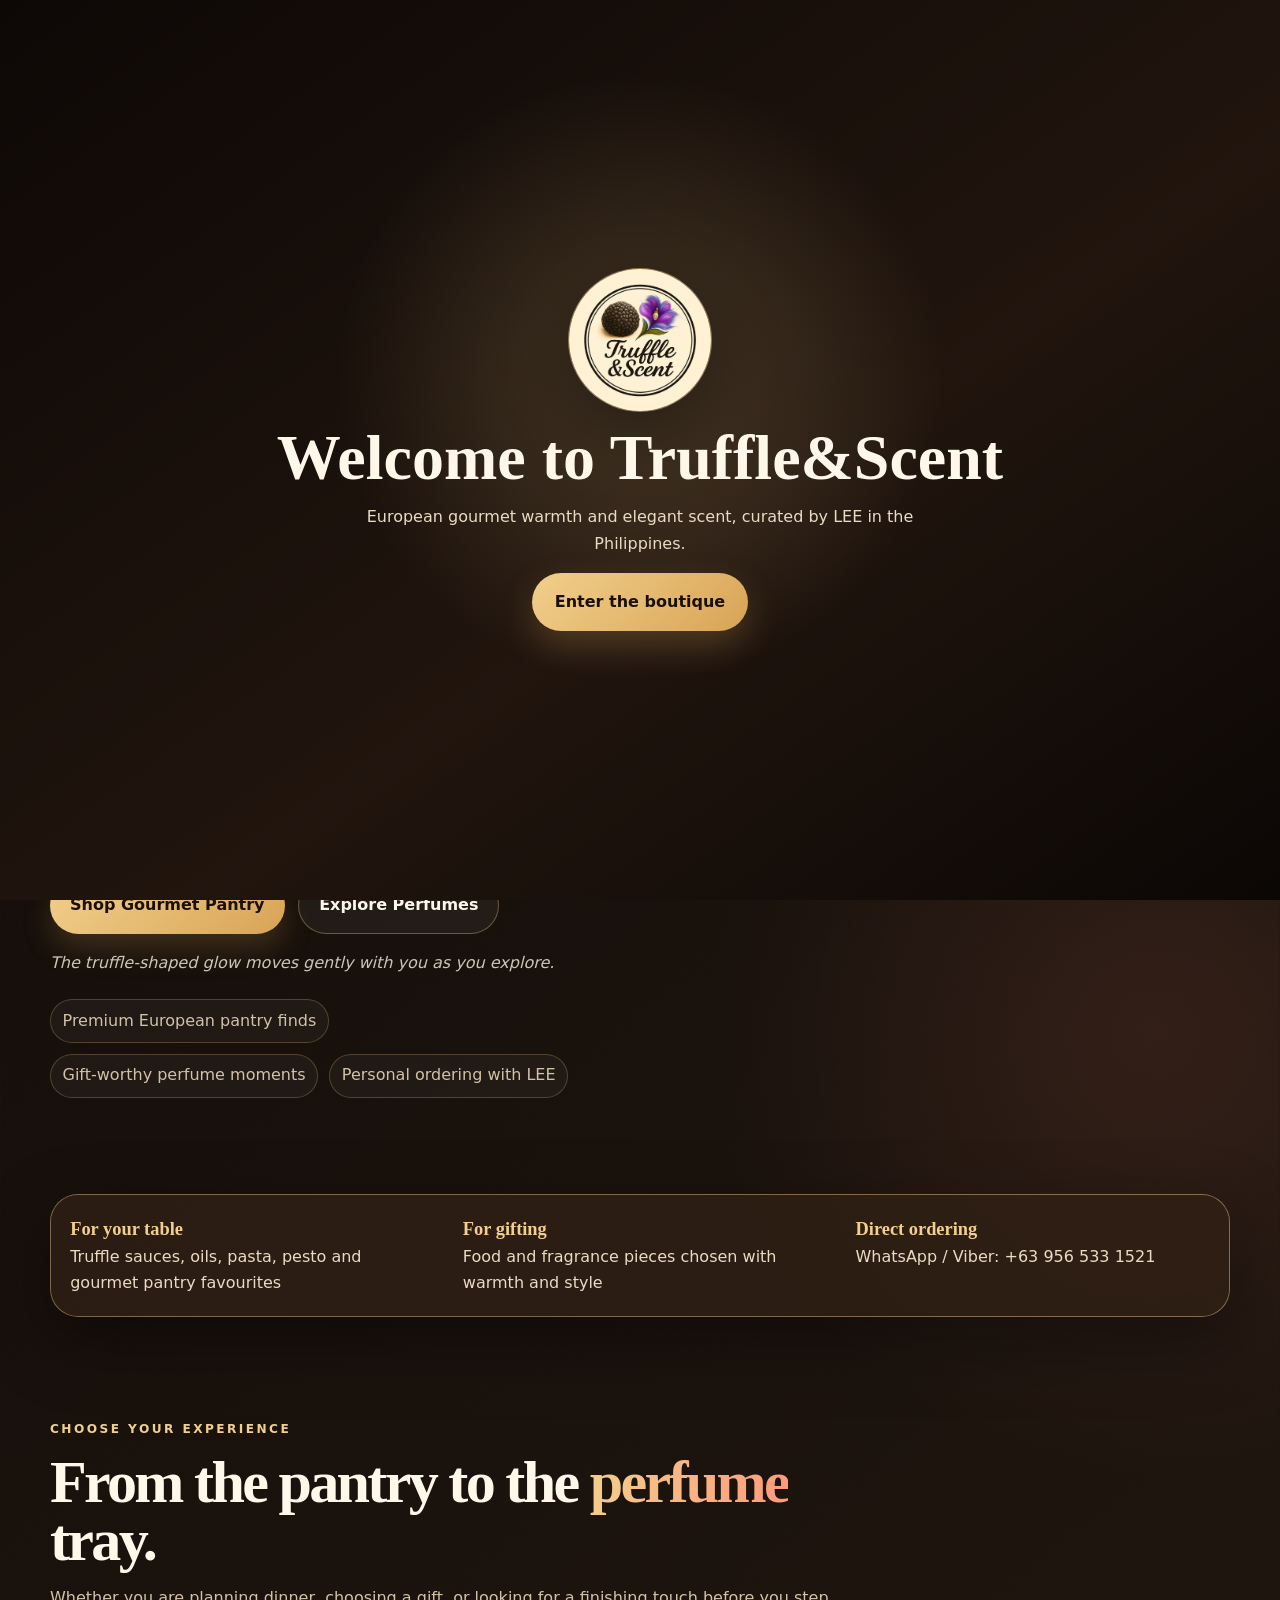
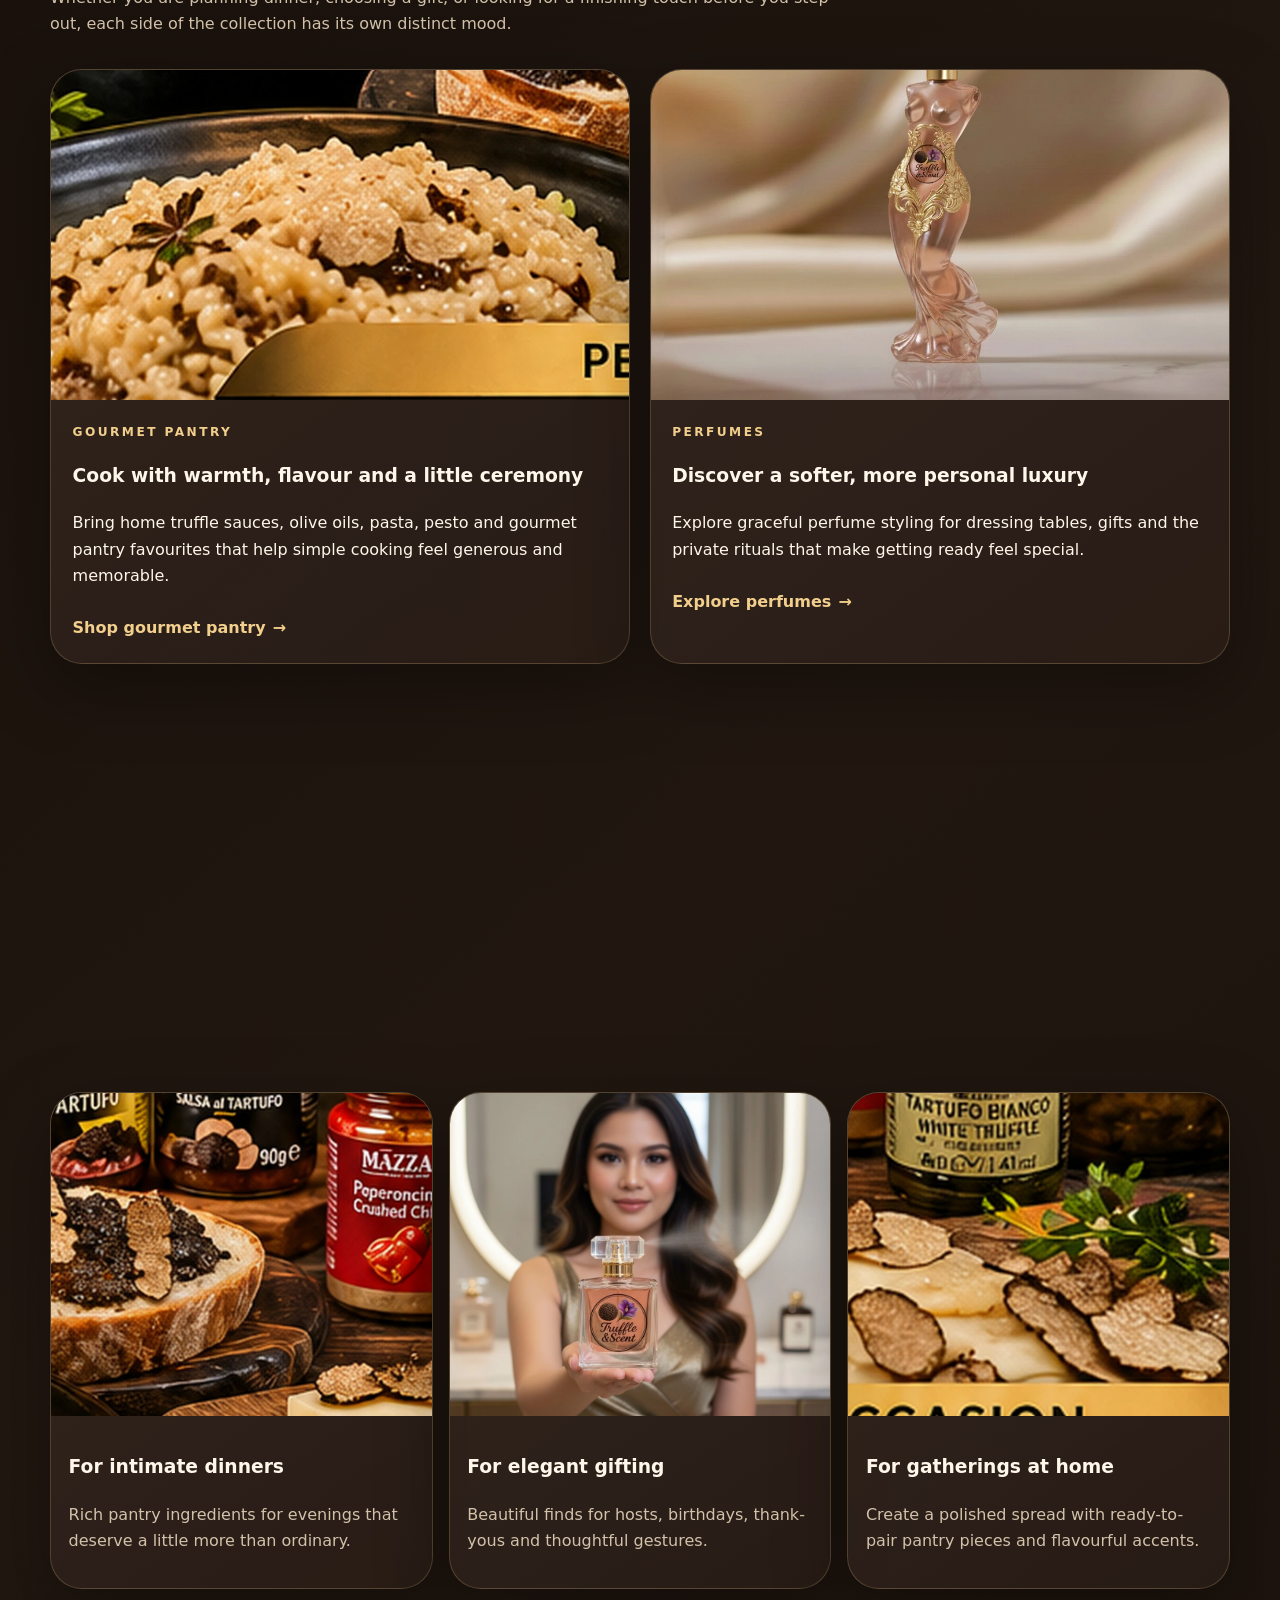
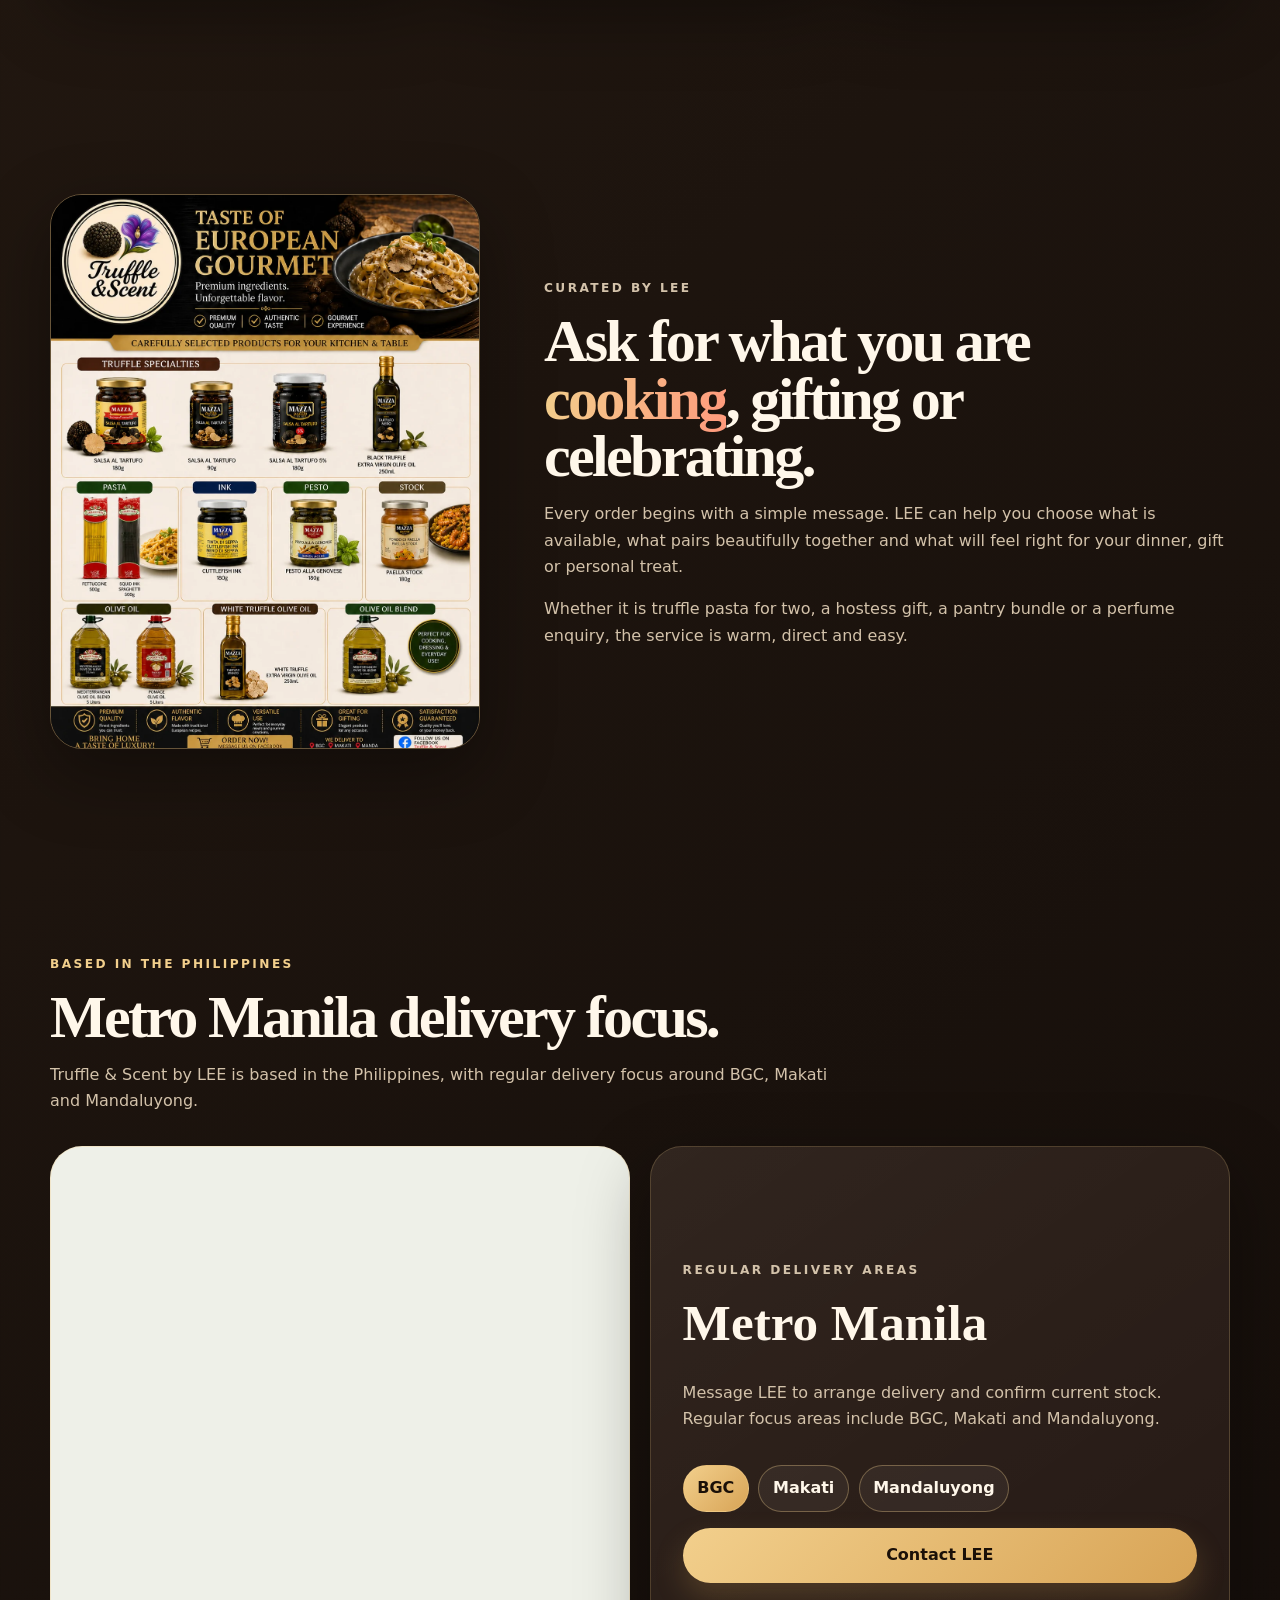
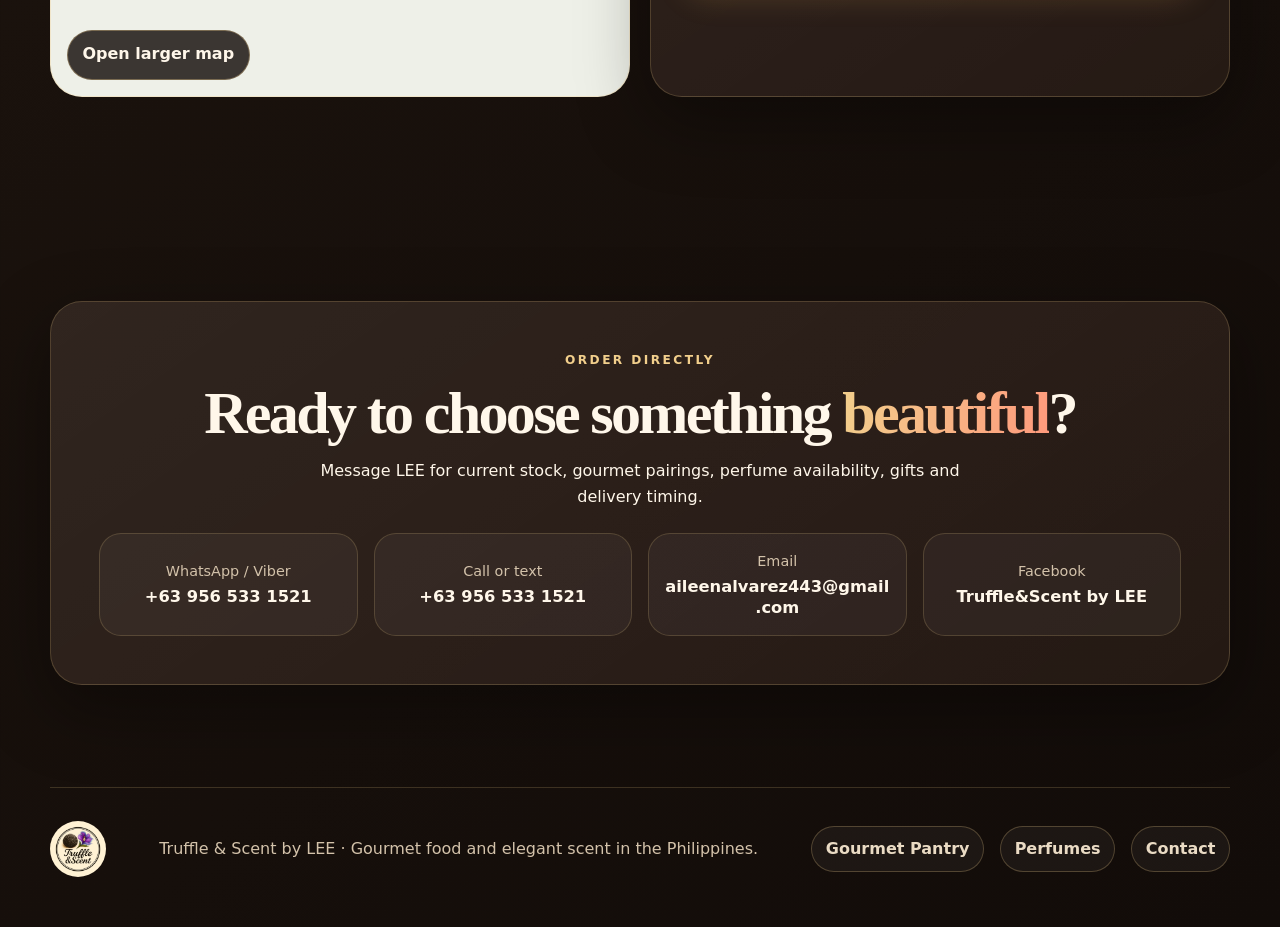
<file: index.html>
<!doctype html>
<html lang="en">
<head>
  <meta charset="utf-8" />
  <meta name="viewport" content="width=device-width, initial-scale=1" />
  <meta name="description" content="Truffle & Scent by LEE brings European gourmet pantry luxuries and elegant fragrance style to the Philippines." />
  <meta name="theme-color" content="#17100b" />
  <title>Truffle &amp; Scent by LEE | Gourmet Food &amp; Perfume</title>
  <link rel="icon" href="assets/favicon.png" />
  <link rel="preload" href="assets/logo.webp" as="image" />
  <link rel="stylesheet" href="styles.css" />
</head>
<body>
  <canvas class="ambient-canvas" data-particles="ambient" aria-hidden="true"></canvas>
  <div class="welcome-curtain" data-welcome aria-hidden="false">
    <div class="welcome-card">
      <img src="assets/logo.webp" alt="" />
      <h2>Welcome to Truffle&amp;Scent</h2>
      <p>European gourmet warmth and elegant scent, curated by LEE in the Philippines.</p>
      <button class="enter-btn" type="button" data-enter-site>Enter the boutique</button>
    </div>
  </div>
  <div class="page-glow" aria-hidden="true"></div>
  <div class="grain" aria-hidden="true"></div>
  <a class="skip-link" href="#main">Skip to content</a>
  <header class="site-header" data-header>
    <a class="brand" href="./" aria-label="Truffle and Scent by Lee home"><img src="assets/logo.webp" alt="Truffle &amp; Scent by LEE logo" /><span>Truffle<span>&amp;</span>Scent</span></a>
    <button class="menu-toggle" type="button" data-menu-toggle aria-expanded="false">Menu</button>
    <nav class="site-nav" data-site-nav aria-label="Primary navigation">
      <a href="./" aria-current="page">Home</a>
      <a href="food.html">Gourmet Pantry</a>
      <a href="perfumes.html">Perfumes</a>
      <a href="#location">Location</a>
    </nav>
    <div class="header-actions" data-sound-control>
      <button class="sound-toggle" type="button" data-sound-toggle aria-pressed="false"><span class="sound-icon" aria-hidden="true"></span><span data-sound-label>Play me</span></button>
      <audio data-audio preload="none" src="assets/jingle.wav"></audio>
      <button class="language-toggle" type="button" data-lang-toggle aria-pressed="false" aria-label="Switch to Tagalog"><span data-lang-code>EN</span><span class="language-divider" aria-hidden="true">/</span><span data-lang-name>Tagalog</span></button>
      <a class="contact-cta" href="contact.html">Contact</a>
    </div>
  </header>
  <main id="main">
    <section class="hero hero-home" aria-labelledby="hero-title">
      <div class="hero-copy reveal">
        <p class="eyebrow">European gourmet food · elegant perfume · Philippines</p>
        <h1 id="hero-title">Curated for <span class="accent-word">beautiful</span> tables and elegant everyday moments.</h1>
        <p class="hero-lede">Welcome to Truffle &amp; Scent by LEE — a warm boutique collection of European pantry favourites and graceful fragrance pieces, chosen for memorable dinners, thoughtful gifting and a little everyday indulgence.</p>
        <div class="hero-actions"><a class="btn primary" href="food.html">Shop Gourmet Pantry</a><a class="btn secondary" href="perfumes.html">Explore Perfumes</a></div>
        <p class="hero-whisper">The truffle-shaped glow moves gently with you as you explore.</p>
        <ul class="trust-list"><li>Premium European pantry finds</li><li>Gift-worthy perfume moments</li><li>Personal ordering with LEE</li></ul>
      </div>
      <div class="particle-stage reveal" aria-label="Animated Truffle and Scent logo constellation">
        <canvas class="hero-particle-canvas" data-particles="hero" aria-hidden="true"></canvas>
        <div class="logo-core"><img src="assets/logo.webp" alt="Truffle &amp; Scent by LEE logo" /><span>Authentic · Curated · Giftable</span></div>
      </div>
    </section>
    <section class="intro-strip reveal"><article><strong>For your table</strong><span>Truffle sauces, oils, pasta, pesto and gourmet pantry favourites</span></article><article><strong>For gifting</strong><span>Food and fragrance pieces chosen with warmth and style</span></article><article><strong>Direct ordering</strong><span>WhatsApp / Viber: +63 956 533 1521</span></article></section>
    <section class="section"><div class="section-heading reveal"><p class="eyebrow">Choose your experience</p><h2>From the pantry to the <span class="accent-word">perfume</span> tray.</h2><p>Whether you are planning dinner, choosing a gift, or looking for a finishing touch before you step out, each side of the collection has its own distinct mood.</p></div><div class="edit-grid"><article class="edit-card reveal"><img src="assets/meal-truffle-risotto.webp" alt="Creamy truffle risotto" loading="lazy" /><div><p class="eyebrow">Gourmet Pantry</p><h3>Cook with warmth, flavour and a little ceremony</h3><p>Bring home truffle sauces, olive oils, pasta, pesto and gourmet pantry favourites that help simple cooking feel generous and memorable.</p><a class="text-link" href="food.html">Shop gourmet pantry</a></div></article><article class="edit-card reveal"><img src="assets/perfume-silk-bottle.webp" alt="Luxury perfume bottle on silk" loading="lazy" /><div><p class="eyebrow">Perfumes</p><h3>Discover a softer, more personal luxury</h3><p>Explore graceful perfume styling for dressing tables, gifts and the private rituals that make getting ready feel special.</p><a class="text-link" href="perfumes.html">Explore perfumes</a></div></article></div></section>
    <section class="section"><div class="section-heading reveal"><p class="eyebrow">Signature moments</p><h2>Thoughtful, <span class="accent-word">giftable</span> and full of atmosphere.</h2><p>Choose a truffle-led dinner, a beautifully prepared table, or a softly elegant perfume moment.</p></div><div class="signature-grid"><article class="signature-card reveal"><img src="assets/meal-truffle-toast.webp" alt="Truffle toast and appetisers" loading="lazy" /><div><h3>For intimate dinners</h3><p>Rich pantry ingredients for evenings that deserve a little more than ordinary.</p></div></article><article class="signature-card reveal"><img src="assets/perfume-founder-bottle.webp" alt="Elegant perfume held for gifting" loading="lazy" /><div><h3>For elegant gifting</h3><p>Beautiful finds for hosts, birthdays, thank-yous and thoughtful gestures.</p></div></article><article class="signature-card reveal"><img src="assets/meal-cheese-truffle-board.webp" alt="Cheese and truffle board" loading="lazy" /><div><h3>For gatherings at home</h3><p>Create a polished spread with ready-to-pair pantry pieces and flavourful accents.</p></div></article></div></section>
    <section class="section story-section"><div class="story-media reveal"><img src="assets/catalogue.webp" alt="Truffle &amp; Scent catalogue" loading="lazy" /></div><div class="story-copy reveal"><p class="eyebrow">Curated by LEE</p><h2>Ask for what you are <span class="accent-word">cooking</span>, gifting or celebrating.</h2><p>Every order begins with a simple message. LEE can help you choose what is available, what pairs beautifully together and what will feel right for your dinner, gift or personal treat.</p><p>Whether it is truffle pasta for two, a hostess gift, a pantry bundle or a perfume enquiry, the service is warm, direct and easy.</p></div></section>
    <section class="section location-section" id="location"><div class="section-heading reveal"><p class="eyebrow">Based in the Philippines</p><h2>Metro Manila delivery focus.</h2><p>Truffle &amp; Scent by LEE is based in the Philippines, with regular delivery focus around BGC, Makati and Mandaluyong.</p></div><div class="location-grid"><div class="real-map reveal"><iframe data-map-frame title="Interactive Metro Manila map" loading="lazy" src="https://www.openstreetmap.org/export/embed.html?bbox=120.92%2C14.49%2C121.10%2C14.66&amp;layer=mapnik&amp;marker=14.5547%2C121.0244"></iframe><a class="map-open-link" data-map-open href="https://www.openstreetmap.org/?mlat=14.5547&amp;mlon=121.0244#map=12/14.5547/121.0244" target="_blank" rel="noopener">Open larger map</a></div><aside class="location-copy reveal"><p class="eyebrow">Regular delivery areas</p><h3 data-location-title>Metro Manila</h3><p data-location-copy>Message LEE to arrange delivery and confirm current stock. Regular focus areas include BGC, Makati and Mandaluyong.</p><div class="location-buttons"><button type="button" data-location-pin data-title="BGC" data-lat="14.5503" data-lon="121.0503" data-bbox="120.99,14.50,121.09,14.60" data-copy="A regular delivery focus for gourmet pantry orders, gifts and dinner-ready selections.">BGC</button><button type="button" data-location-pin data-title="Makati" data-lat="14.5547" data-lon="121.0244" data-bbox="120.97,14.50,121.07,14.60" data-copy="Ideal for office gifts, dinner ingredients and personal gourmet orders.">Makati</button><button type="button" data-location-pin data-title="Mandaluyong" data-lat="14.5794" data-lon="121.0359" data-bbox="120.98,14.53,121.08,14.63" data-copy="A regular delivery focus area. Message LEE for timing, availability and order guidance.">Mandaluyong</button></div><a class="btn primary" href="contact.html">Contact LEE</a></aside></div></section>
    <section class="order section"><div class="order-card reveal"><p class="eyebrow">Order directly</p><h2>Ready to choose something <span class="accent-word">beautiful</span>?</h2><p>Message LEE for current stock, gourmet pairings, perfume availability, gifts and delivery timing.</p><div class="contact-grid"><a href="https://wa.me/639565331521" target="_blank" rel="noopener"><span>WhatsApp / Viber</span><strong>+63 956 533 1521</strong></a><a href="tel:+639565331521"><span>Call or text</span><strong>+63 956 533 1521</strong></a><a href="mailto:aileenalvarez443@gmail.com"><span>Email</span><strong>aileenalvarez443@gmail.com</strong></a><a href="https://www.facebook.com/100064140277641/" target="_blank" rel="noopener"><span>Facebook</span><strong>Truffle&amp;Scent by LEE</strong></a></div></div></section>
  </main>
  <footer class="site-footer"><img src="assets/logo.webp" alt="" /><p>Truffle &amp; Scent by LEE · Gourmet food and elegant scent in the Philippines.</p><nav><a href="food.html">Gourmet Pantry</a><a href="perfumes.html">Perfumes</a><a href="contact.html">Contact</a></nav></footer>
  <script src="assets/lang.js"></script>
  <script src="script.js"></script>
</body>
</html>
</file>
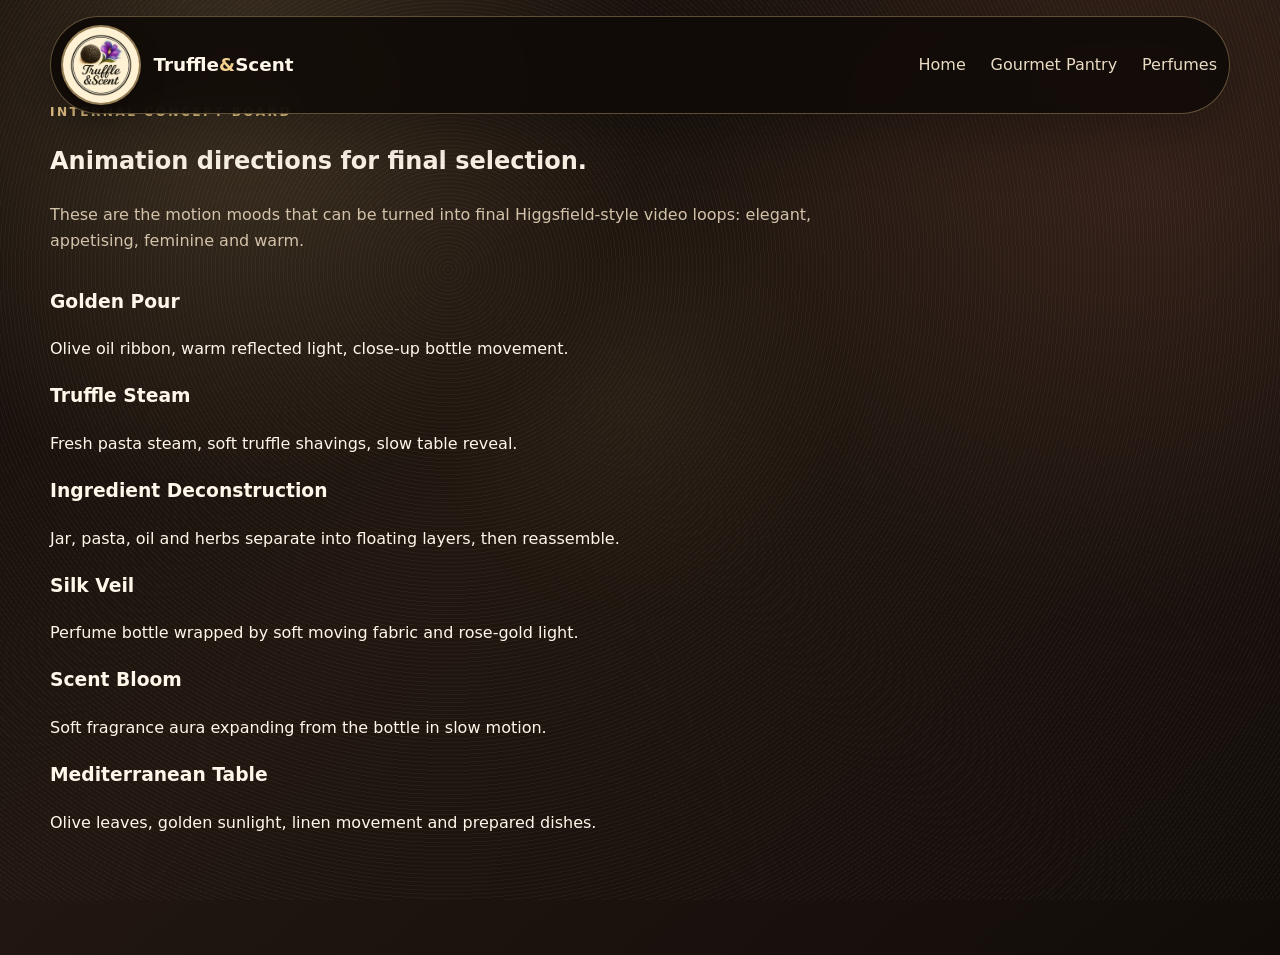
<file: animation-concepts.html>
<!doctype html>
<html lang="en">
<head><meta charset="utf-8" /><meta name="viewport" content="width=device-width, initial-scale=1" /><title>Animation Concepts | Truffle &amp; Scent by LEE</title><link rel="icon" href="assets/favicon.png" /><link rel="stylesheet" href="styles.css" /></head>
<body class="home-page animation-board-page"><div class="page-glow" aria-hidden="true"></div><div class="grain" aria-hidden="true"></div><header class="site-header is-scrolled"><a class="brand" href="./"><img src="assets/logo.webp" alt="Truffle &amp; Scent by LEE logo" /><span>Truffle<span>&amp;</span>Scent</span></a><nav class="site-nav" aria-label="Primary navigation"><a href="./">Home</a><a href="food.html">Gourmet Pantry</a><a href="perfumes.html">Perfumes</a></nav></header><main><section class="section board-hero"><div class="section-heading reveal in-view"><p class="eyebrow">Internal concept board</p><h1>Animation directions for final selection.</h1><p>These are the motion moods that can be turned into final Higgsfield-style video loops: elegant, appetising, feminine and warm.</p></div><div class="sensory-grid motion-grid"><article class="sensory-card"><div class="sensory-visual oil-visual"><span></span><span></span></div><h3>Golden Pour</h3><p>Olive oil ribbon, warm reflected light, close-up bottle movement.</p></article><article class="sensory-card"><div class="sensory-visual steam-visual"><span></span><span></span><span></span></div><h3>Truffle Steam</h3><p>Fresh pasta steam, soft truffle shavings, slow table reveal.</p></article><article class="sensory-card"><div class="sensory-visual deconstruct-visual"><span></span><span></span><span></span><span></span></div><h3>Ingredient Deconstruction</h3><p>Jar, pasta, oil and herbs separate into floating layers, then reassemble.</p></article><article class="sensory-card"><div class="sensory-visual silk-visual"><span></span></div><h3>Silk Veil</h3><p>Perfume bottle wrapped by soft moving fabric and rose-gold light.</p></article><article class="sensory-card"><div class="sensory-visual perfume-visual"><span></span><span></span></div><h3>Scent Bloom</h3><p>Soft fragrance aura expanding from the bottle in slow motion.</p></article><article class="sensory-card"><div class="sensory-visual nature-visual"><span></span><span></span><span></span></div><h3>Mediterranean Table</h3><p>Olive leaves, golden sunlight, linen movement and prepared dishes.</p></article></div></section></main></body></html>
</file>
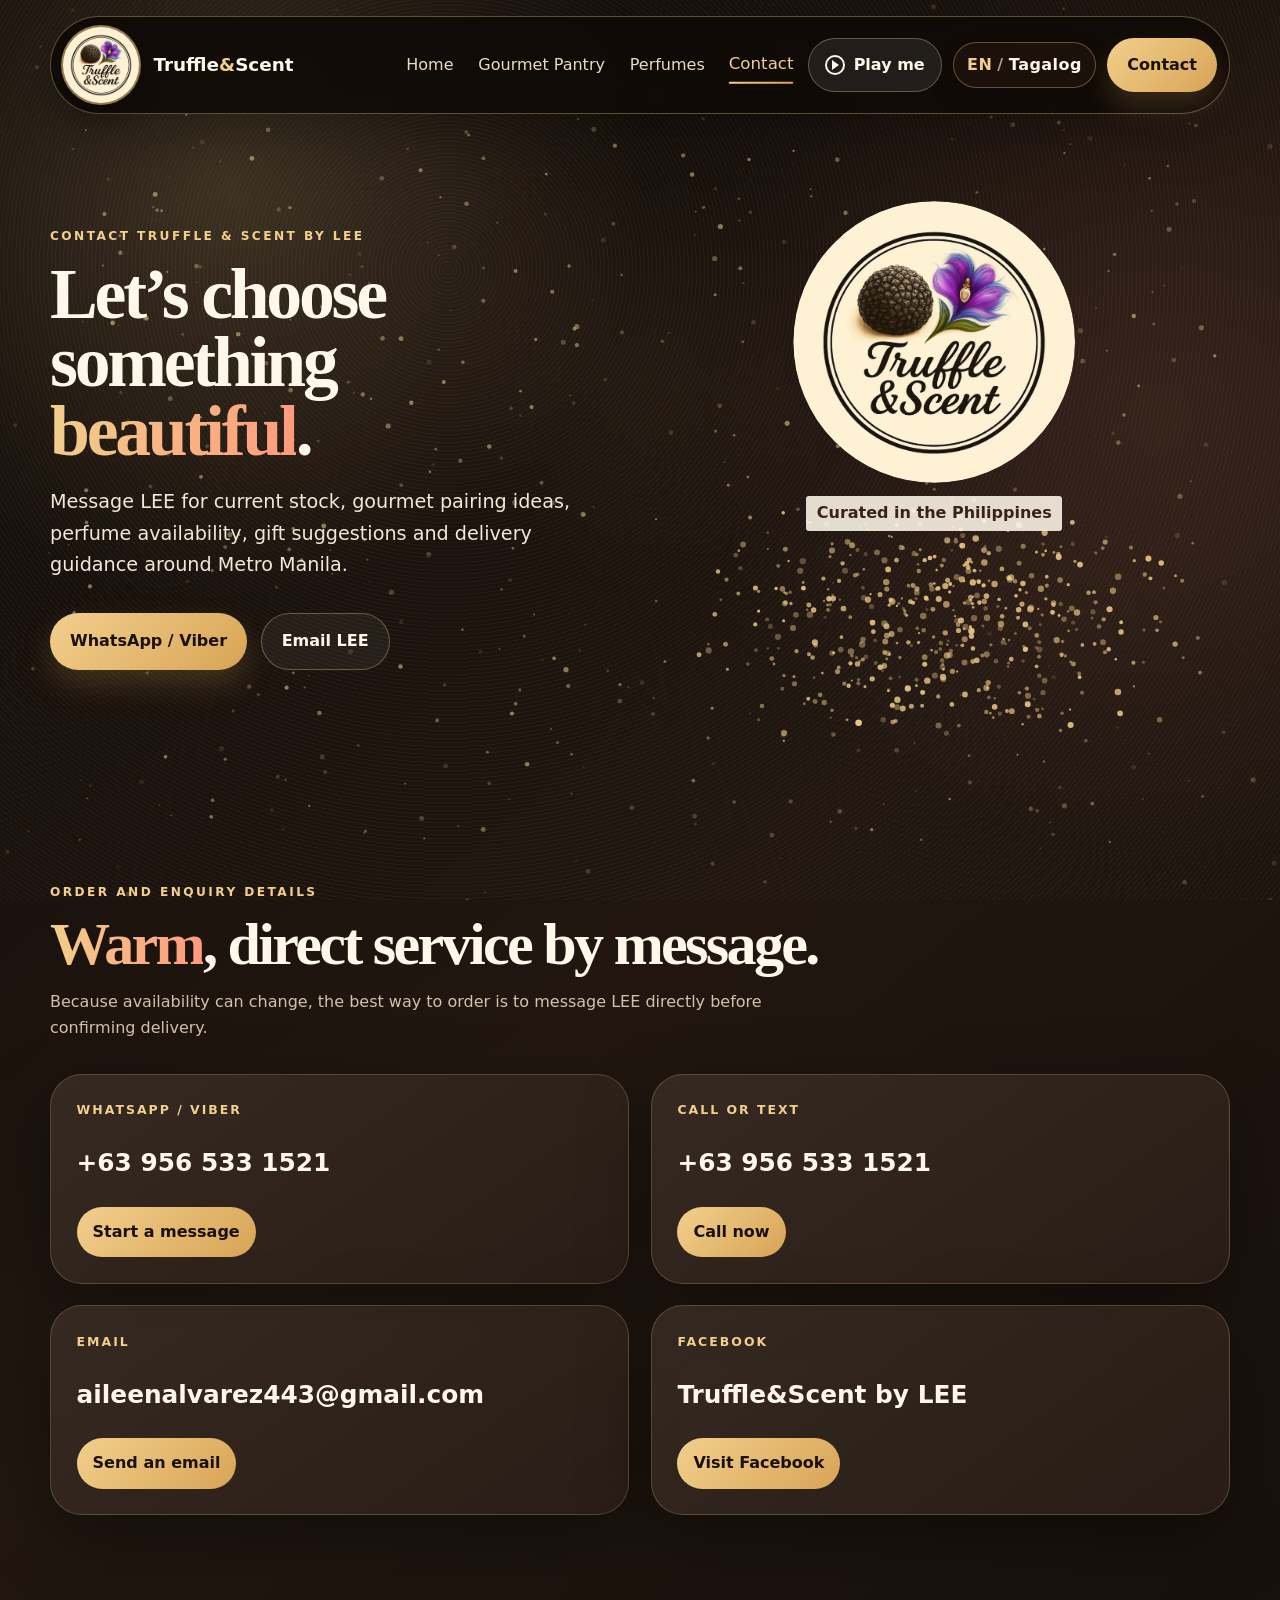
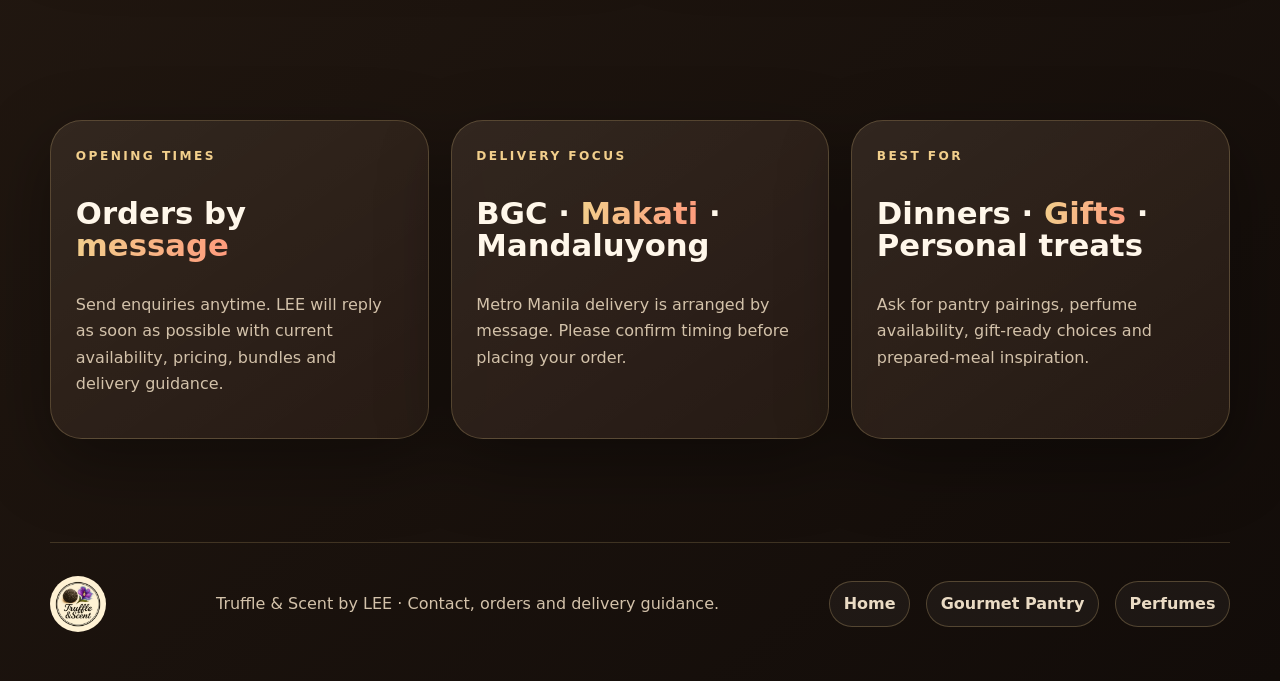
<file: contact.html>
<!doctype html>
<html lang="en">
<head>
  <meta charset="utf-8" />
  <meta name="viewport" content="width=device-width, initial-scale=1" />
  <meta name="description" content="Contact Truffle & Scent by LEE for gourmet pantry products, perfumes, gift ideas and Metro Manila delivery." />
  <meta name="theme-color" content="#24180f" />
  <title>Contact | Truffle &amp; Scent by LEE</title>
  <link rel="icon" href="assets/favicon.png" />
  <link rel="stylesheet" href="styles.css" />
</head>
<body class="contact-page refined-home">
  <canvas class="ambient-canvas" data-particles="ambient" aria-hidden="true"></canvas>
  <div class="page-glow" aria-hidden="true"></div>
  <div class="grain" aria-hidden="true"></div>
  <a class="skip-link" href="#main">Skip to content</a>
  <header class="site-header" data-header>
    <a class="brand authenticity-stamp" href="index.html" aria-label="Truffle and Scent by Lee home"><img src="assets/logo.webp" alt="Truffle &amp; Scent by LEE logo" /><span>Truffle<span>&amp;</span>Scent</span></a>
    <button class="menu-toggle" type="button" data-menu-toggle aria-expanded="false">Menu</button>
    <nav class="site-nav" data-site-nav aria-label="Primary navigation">
      <a href="index.html">Home</a>
      <a href="food.html">Gourmet Pantry</a>
      <a href="perfumes.html">Perfumes</a>
      <a href="contact.html" aria-current="page">Contact</a>
    </nav>
    <div class="header-actions" data-sound-control>
      <button class="sound-toggle" type="button" data-sound-toggle aria-pressed="false"><span class="sound-icon" aria-hidden="true"></span><span data-sound-label>Play me</span></button>
      <audio data-audio preload="none" src="assets/jingle.wav"></audio>
      <button class="language-toggle" type="button" data-lang-toggle aria-pressed="false" aria-label="Switch to Tagalog"><span data-lang-code>EN</span><span class="language-divider" aria-hidden="true">/</span><span data-lang-name>Tagalog</span></button>
      <a class="contact-cta" href="contact.html">Contact</a>
    </div>
  </header>
  <main id="main">
    <section class="hero contact-hero compact-hero" aria-labelledby="contact-title">
      <div class="hero-copy reveal">
        <p class="eyebrow">Contact Truffle &amp; Scent by LEE</p>
        <h1 id="contact-title">Let’s choose something <span class="title-accent">beautiful</span>.</h1>
        <p class="hero-lede">Message LEE for current stock, gourmet pairing ideas, perfume availability, gift suggestions and delivery guidance around Metro Manila.</p>
        <div class="hero-actions">
          <a class="btn primary" href="https://wa.me/639565331521" target="_blank" rel="noopener">WhatsApp / Viber</a>
          <a class="btn secondary" href="mailto:aileenalvarez443@gmail.com">Email LEE</a>
        </div>
      </div>
      <div class="hero-stage constellation-stage contact-constellation reveal" aria-hidden="true">
        <canvas class="hero-particle-canvas contact-particle-canvas" data-particles="hero"></canvas>
        <div class="constellation-centre"><img src="assets/logo.webp" alt="" /><span>Curated in the Philippines</span></div>
      </div>
    </section>
    <section class="section contact-section" aria-labelledby="contact-details-title">
      <div class="section-heading reveal">
        <p class="eyebrow">Order and enquiry details</p>
        <h2 id="contact-details-title"><span class="accent-word">Warm</span>, direct service by message.</h2>
        <p>Because availability can change, the best way to order is to message LEE directly before confirming delivery.</p>
      </div>
      <div class="contact-detail-grid">
        <article class="contact-detail-card reveal"><span>WhatsApp / Viber</span><strong>+63 956 533 1521</strong><a href="https://wa.me/639565331521" target="_blank" rel="noopener">Start a message</a></article>
        <article class="contact-detail-card reveal"><span>Call or text</span><strong>+63 956 533 1521</strong><a href="tel:+639565331521">Call now</a></article>
        <article class="contact-detail-card reveal"><span>Email</span><strong>aileenalvarez443@gmail.com</strong><a href="mailto:aileenalvarez443@gmail.com">Send an email</a></article>
        <article class="contact-detail-card reveal"><span>Facebook</span><strong>Truffle&amp;Scent by LEE</strong><a href="https://www.facebook.com/100064140277641/" target="_blank" rel="noopener">Visit Facebook</a></article>
      </div>
    </section>
    <section class="section contact-info-strip" aria-label="Opening and delivery information">
      <article class="info-panel reveal"><p class="eyebrow">Opening times</p><h3>Orders by <span class="accent-word">message</span></h3><p>Send enquiries anytime. LEE will reply as soon as possible with current availability, pricing, bundles and delivery guidance.</p></article>
      <article class="info-panel reveal"><p class="eyebrow">Delivery focus</p><h3>BGC · <span class="accent-word">Makati</span> · Mandaluyong</h3><p>Metro Manila delivery is arranged by message. Please confirm timing before placing your order.</p></article>
      <article class="info-panel reveal"><p class="eyebrow">Best for</p><h3>Dinners · <span class="accent-word">Gifts</span> · Personal treats</h3><p>Ask for pantry pairings, perfume availability, gift-ready choices and prepared-meal inspiration.</p></article>
    </section>
  </main>
  <footer class="site-footer"><img src="assets/logo.webp" alt="" /><p>Truffle &amp; Scent by LEE · Contact, orders and delivery guidance.</p><nav aria-label="Footer navigation"><a href="index.html">Home</a><a href="food.html">Gourmet Pantry</a><a href="perfumes.html">Perfumes</a></nav></footer>
  <script src="assets/lang.js"></script>
  <script src="script.js"></script>
</body>
</html>
</file>
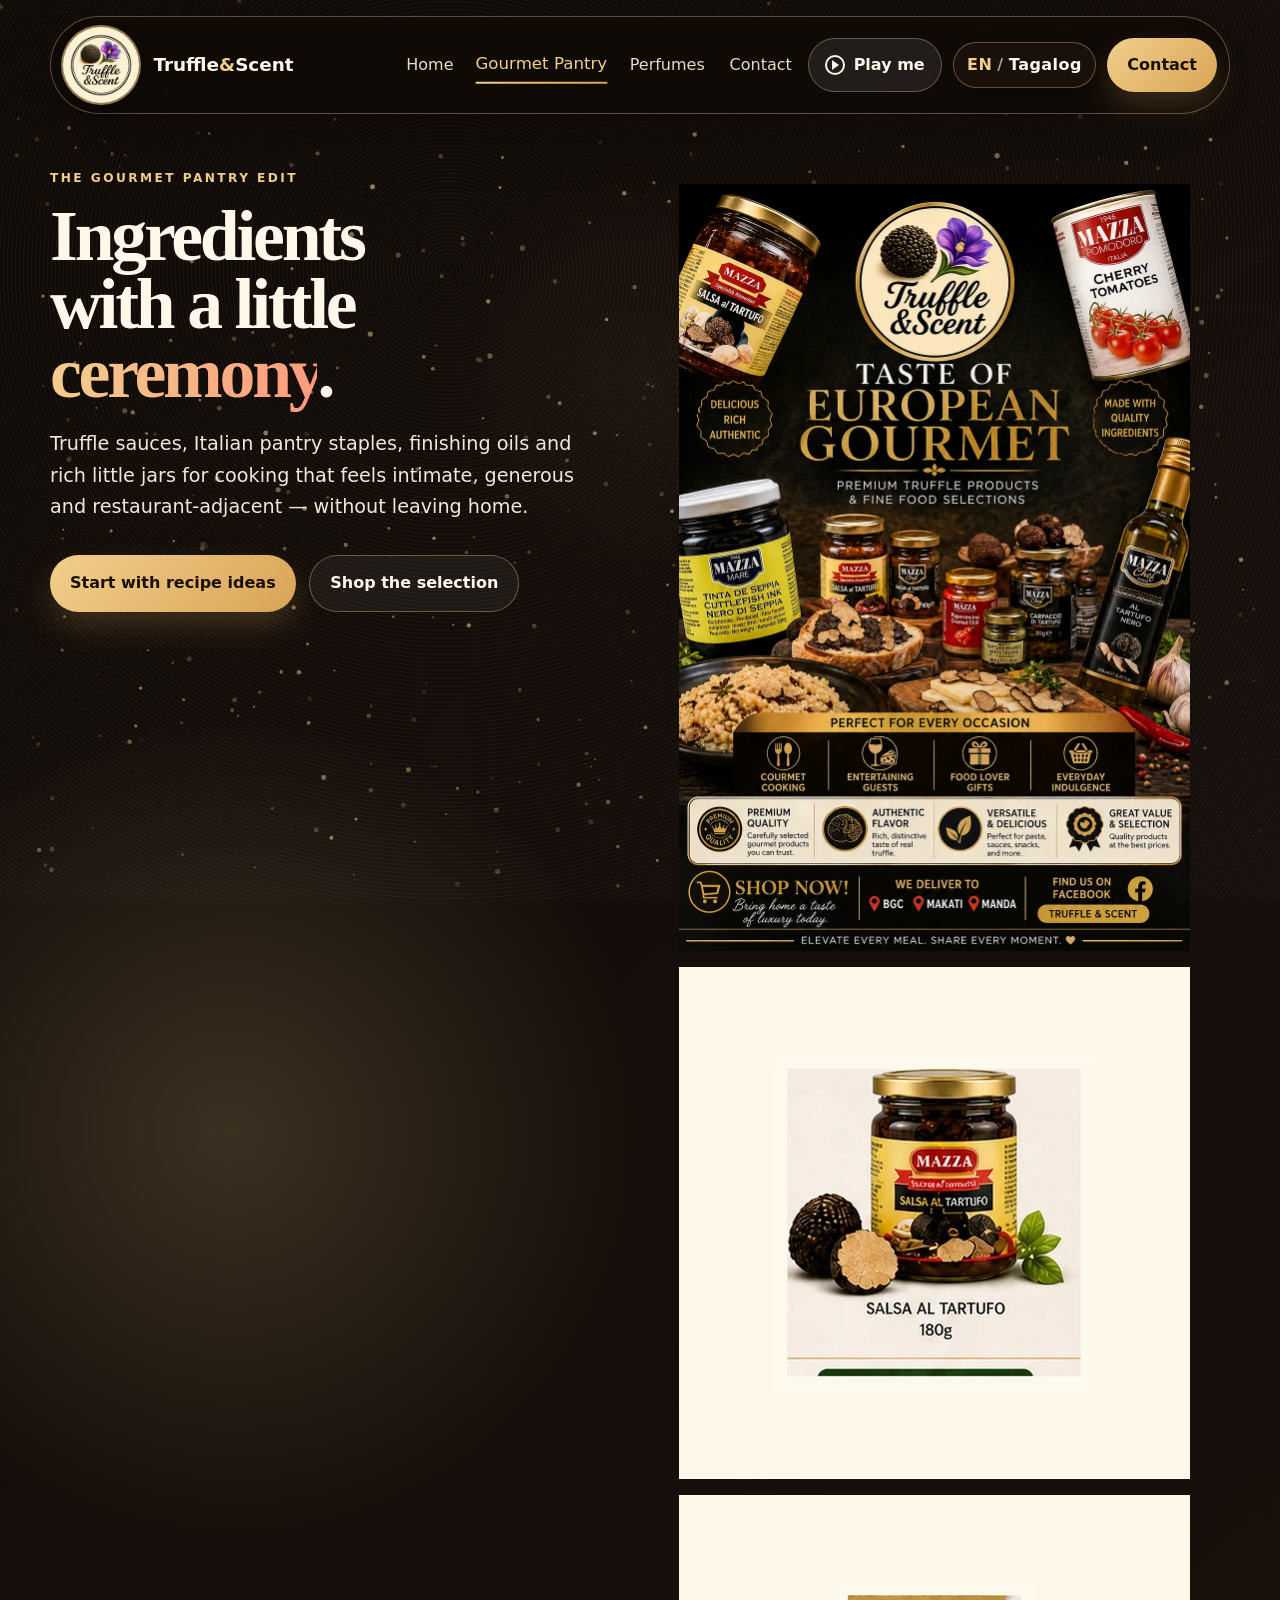
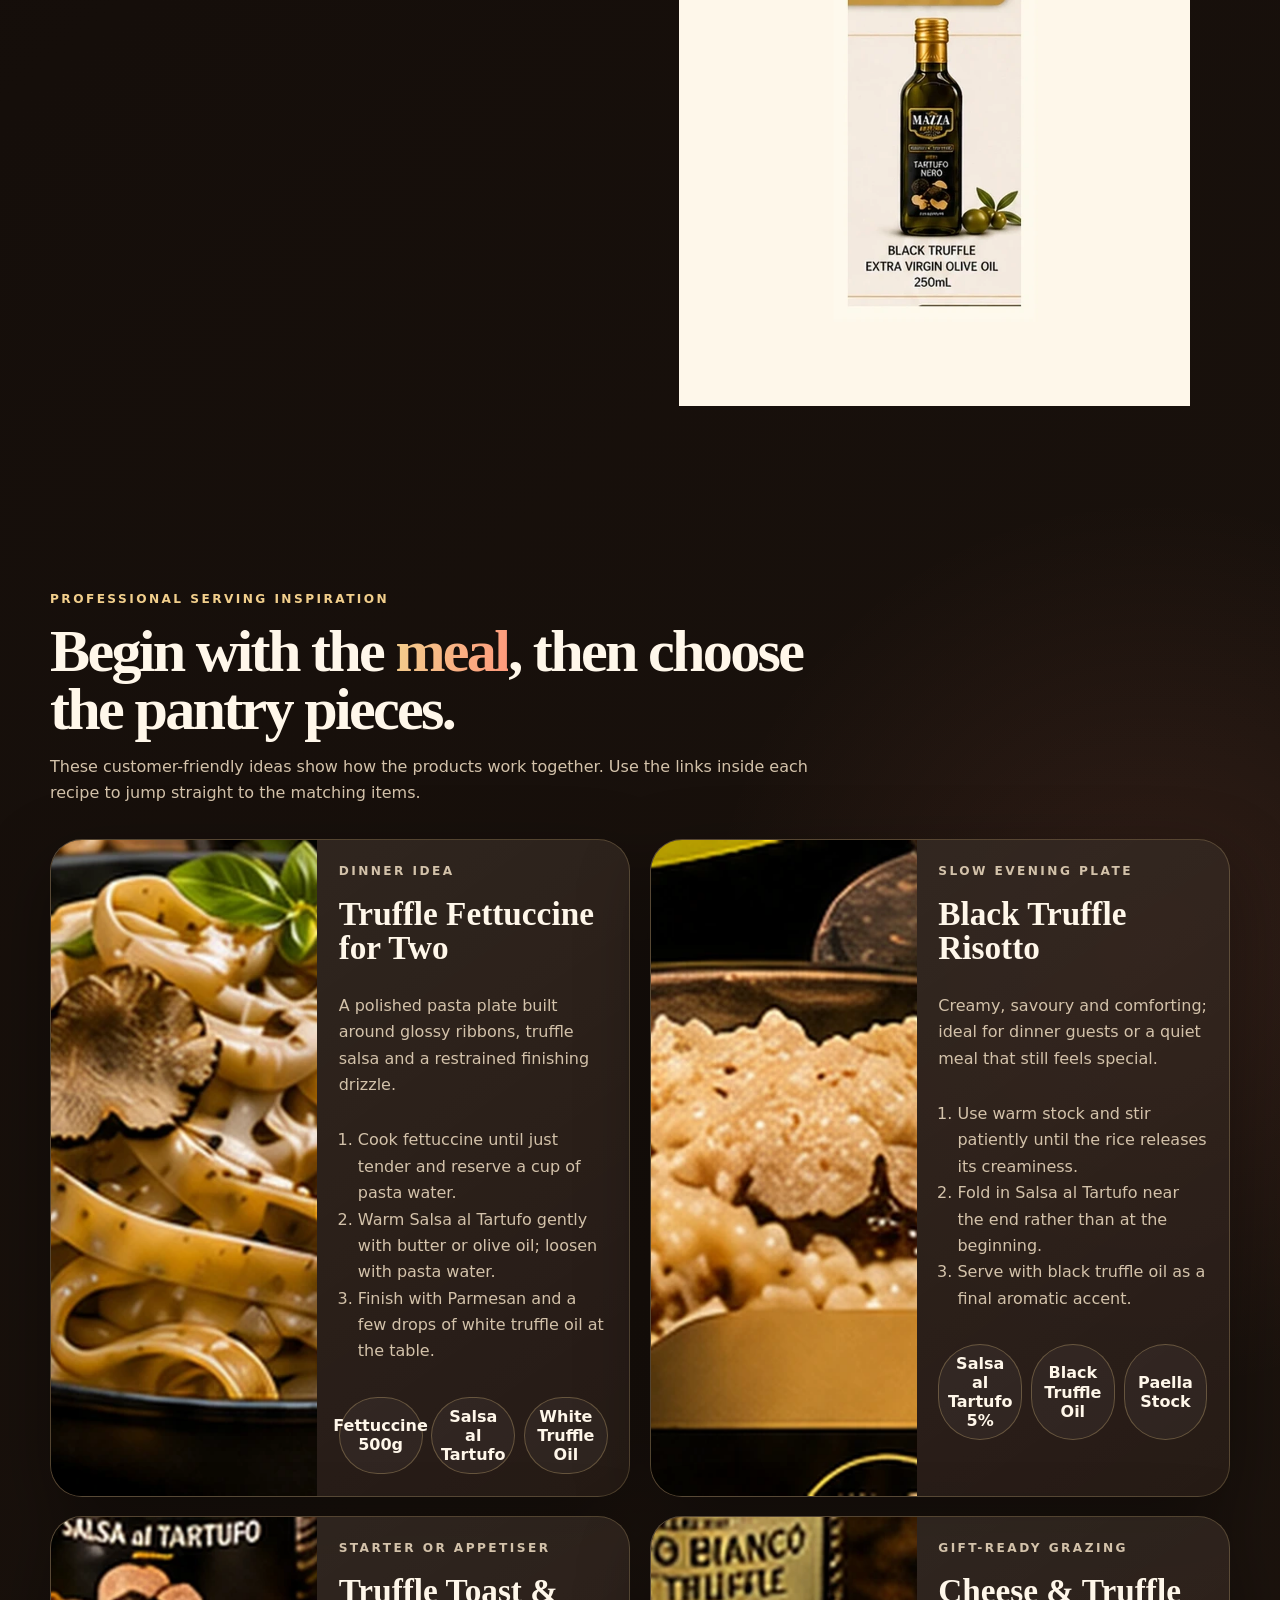
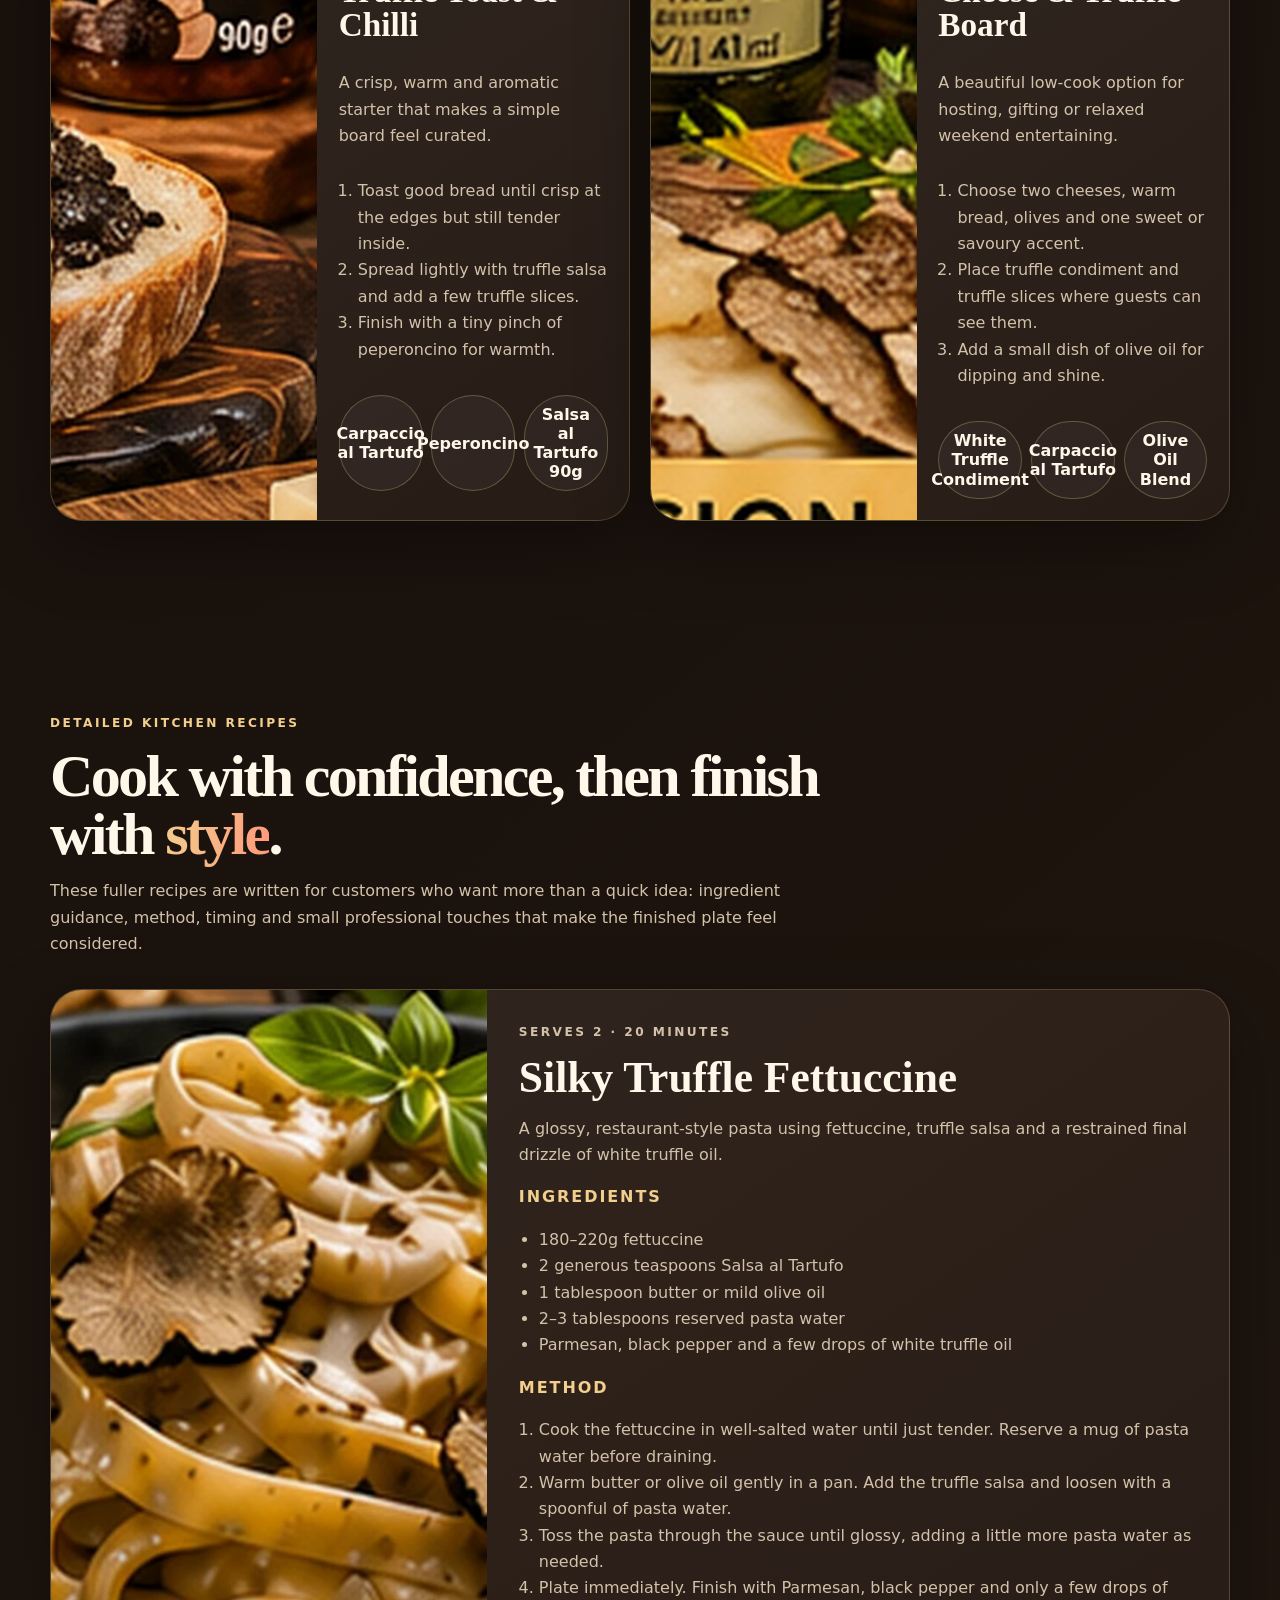
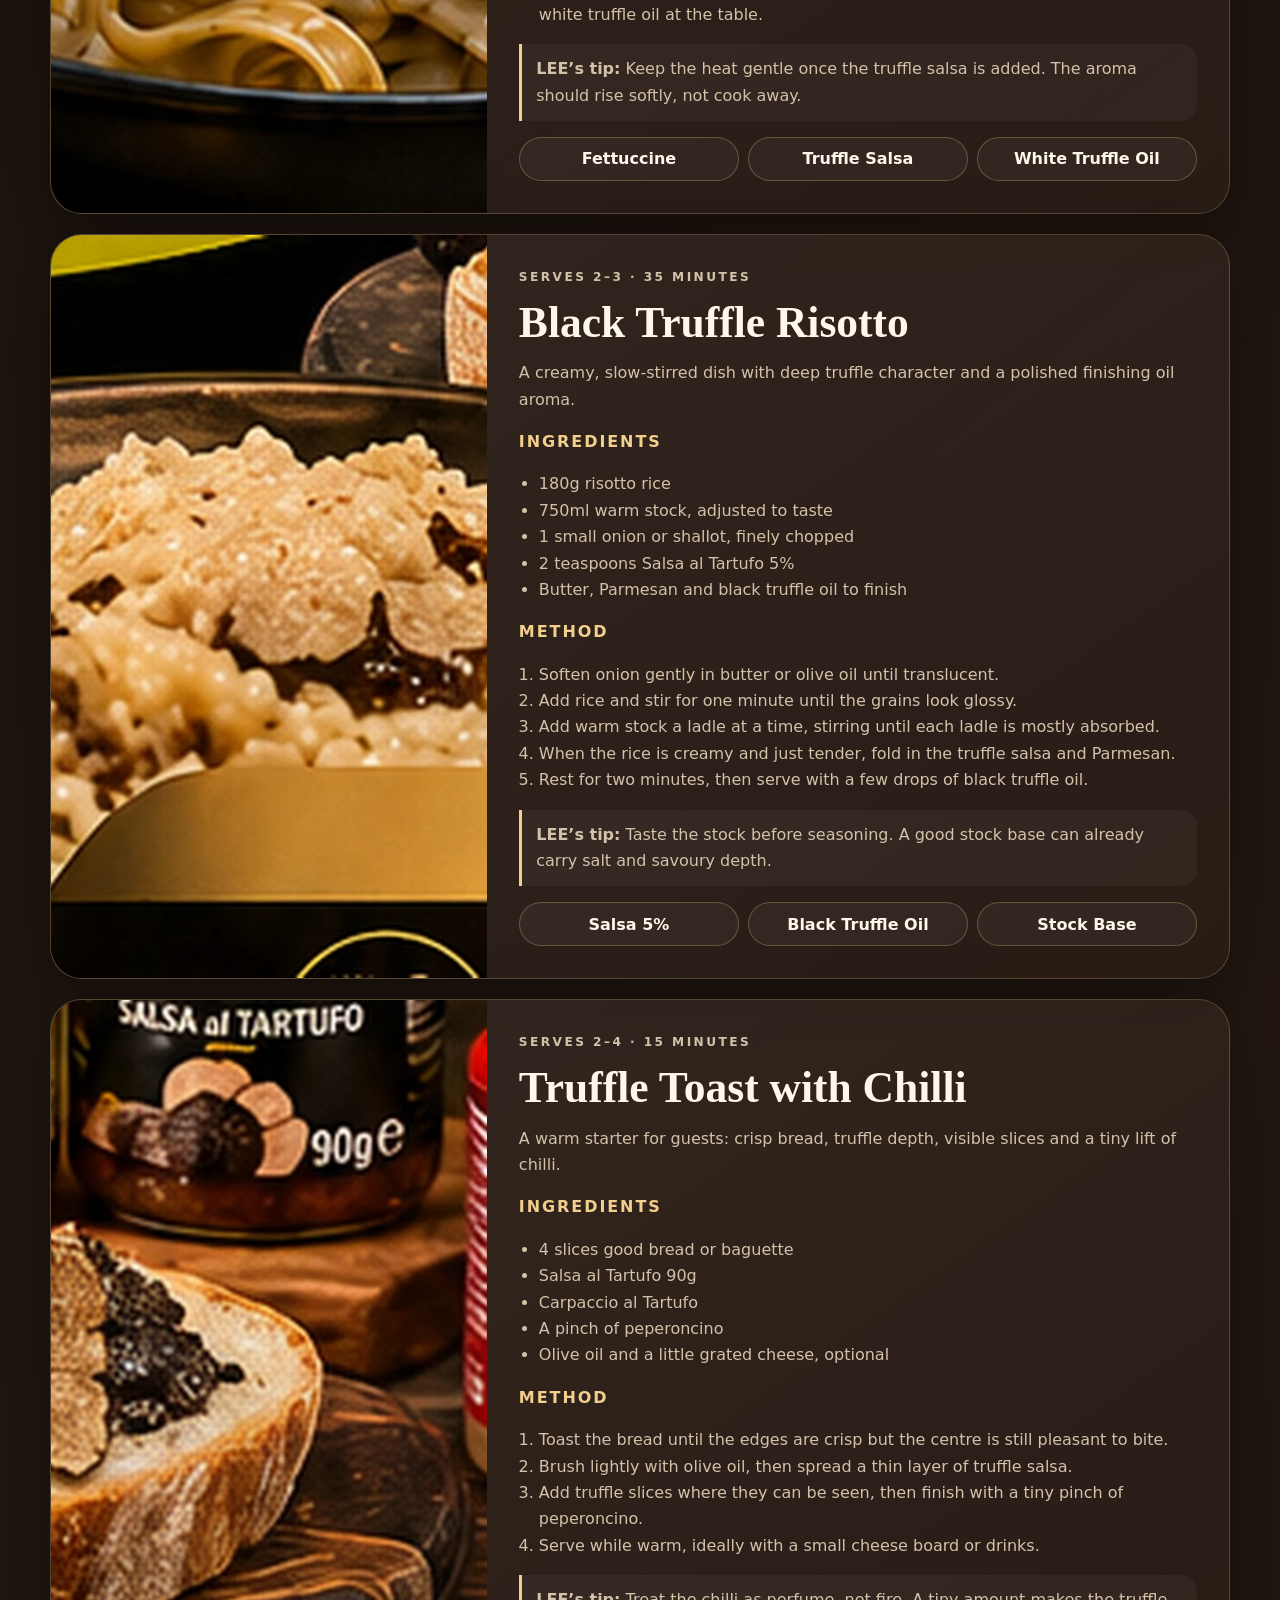
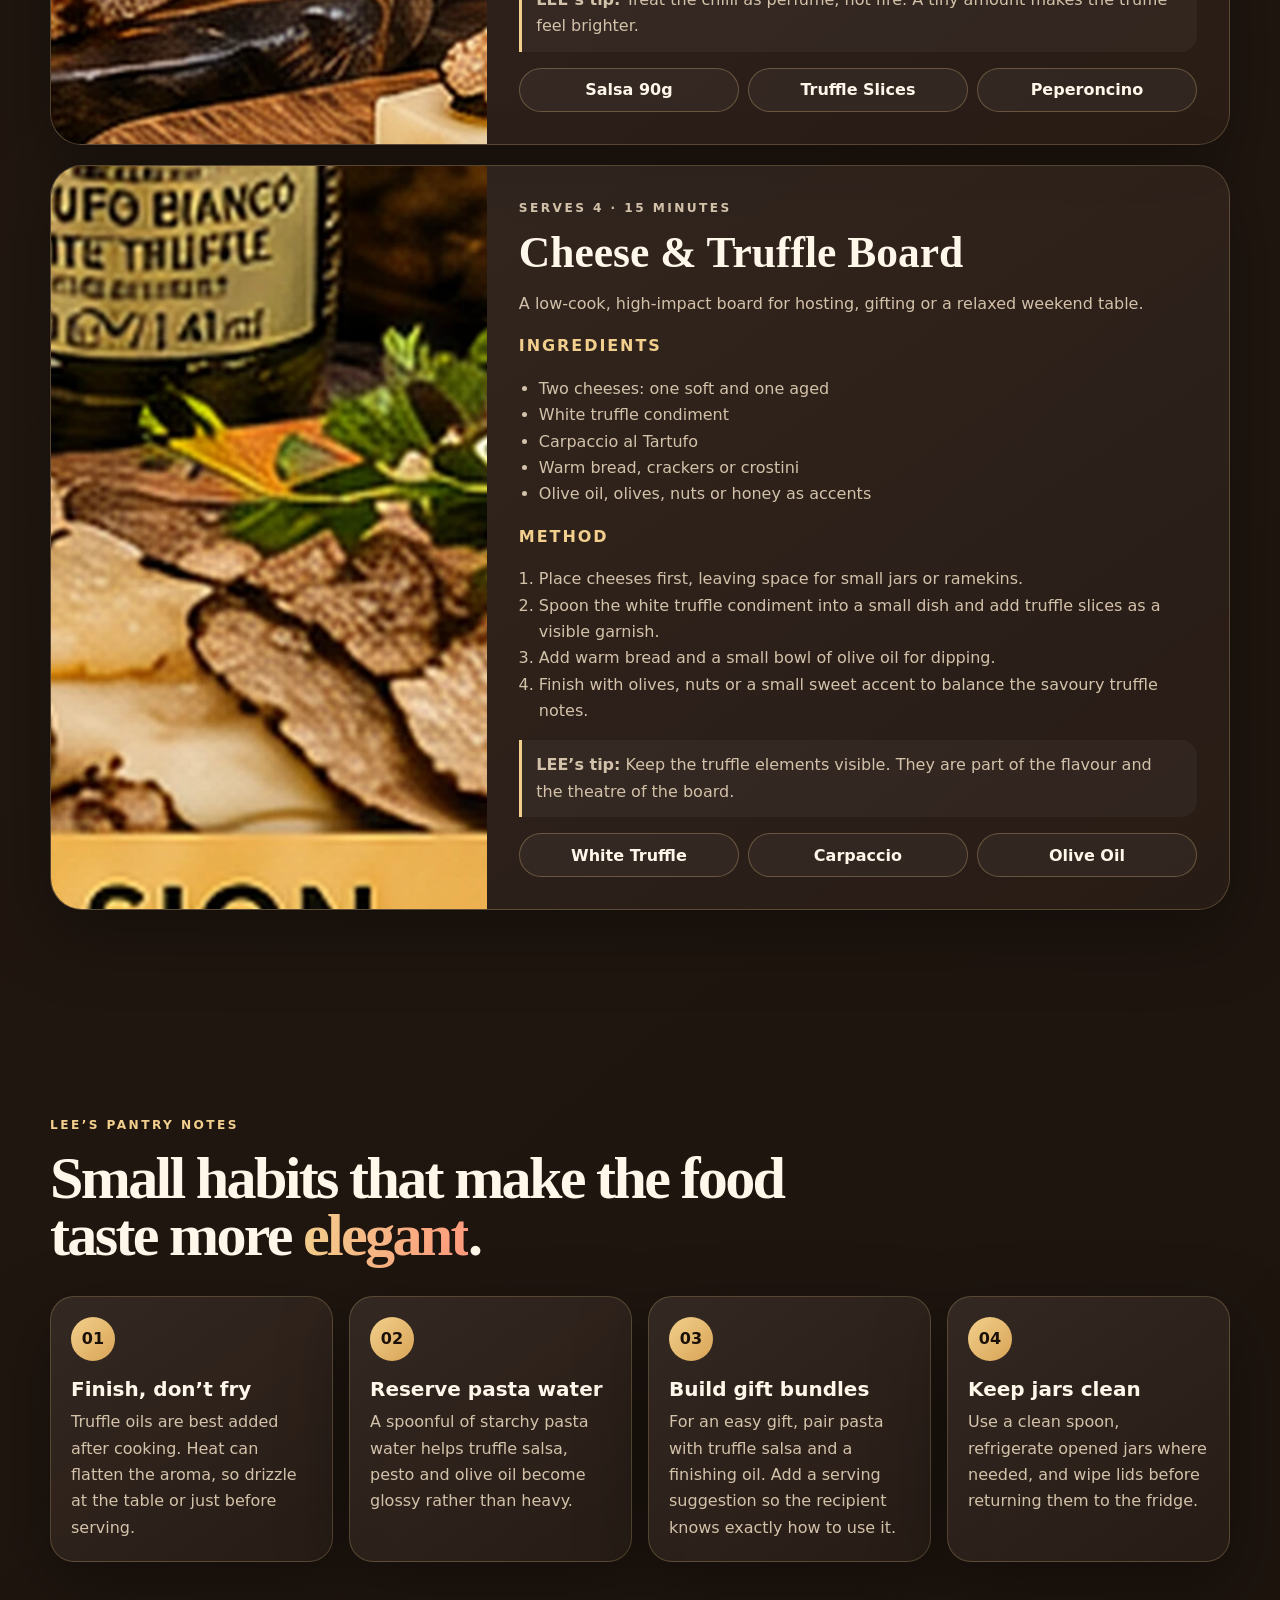
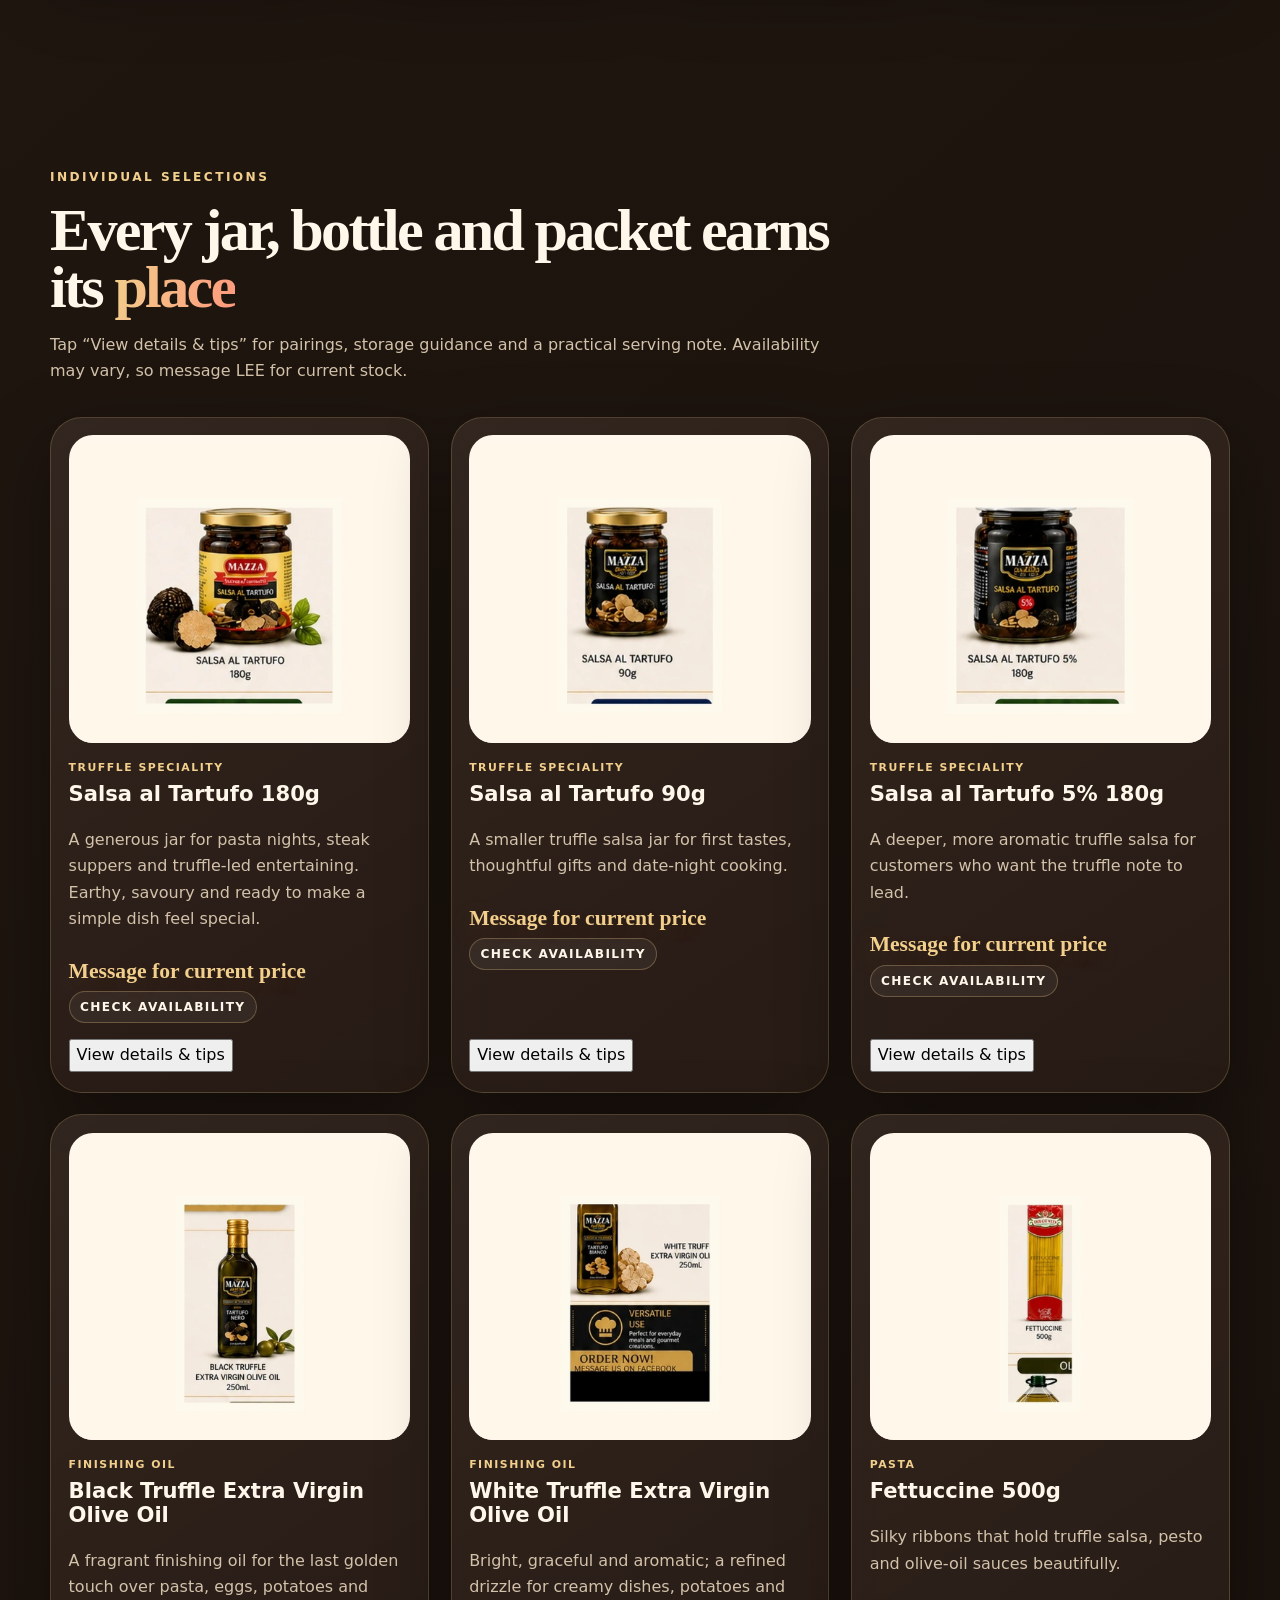
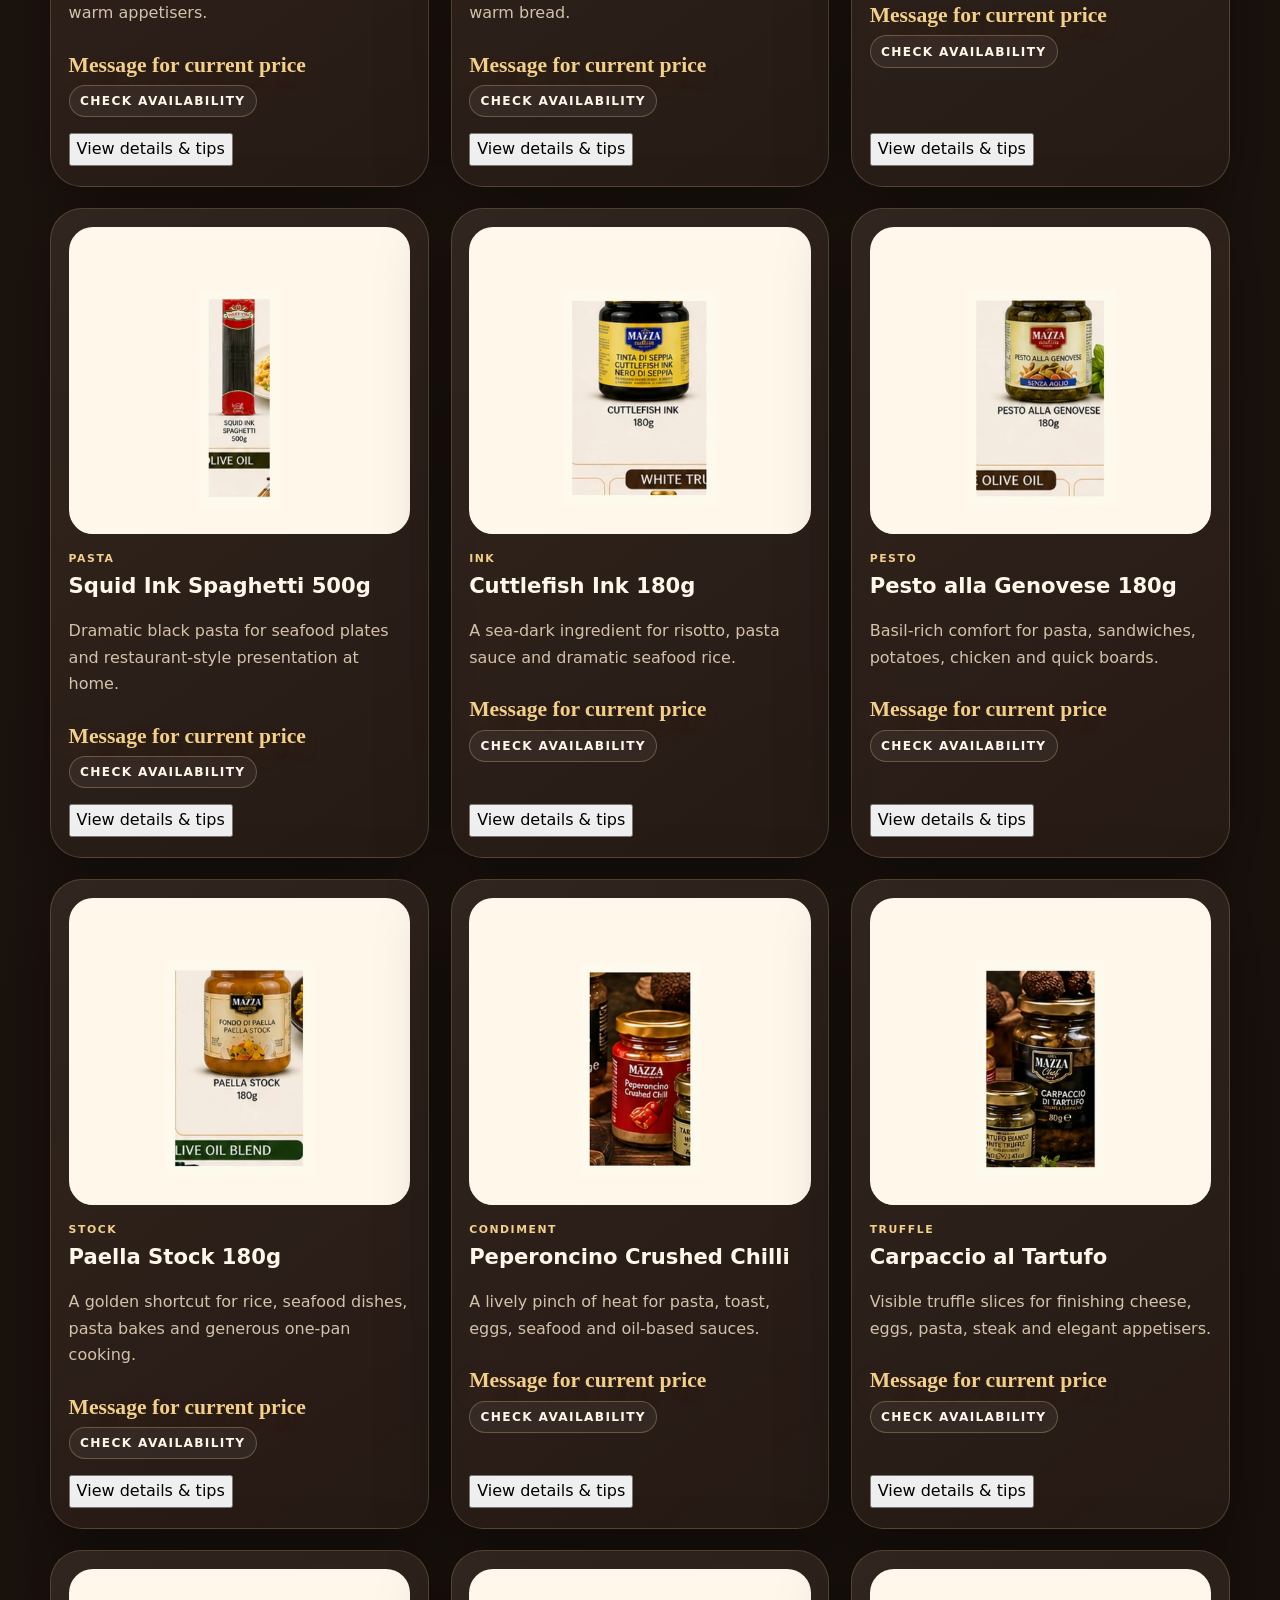
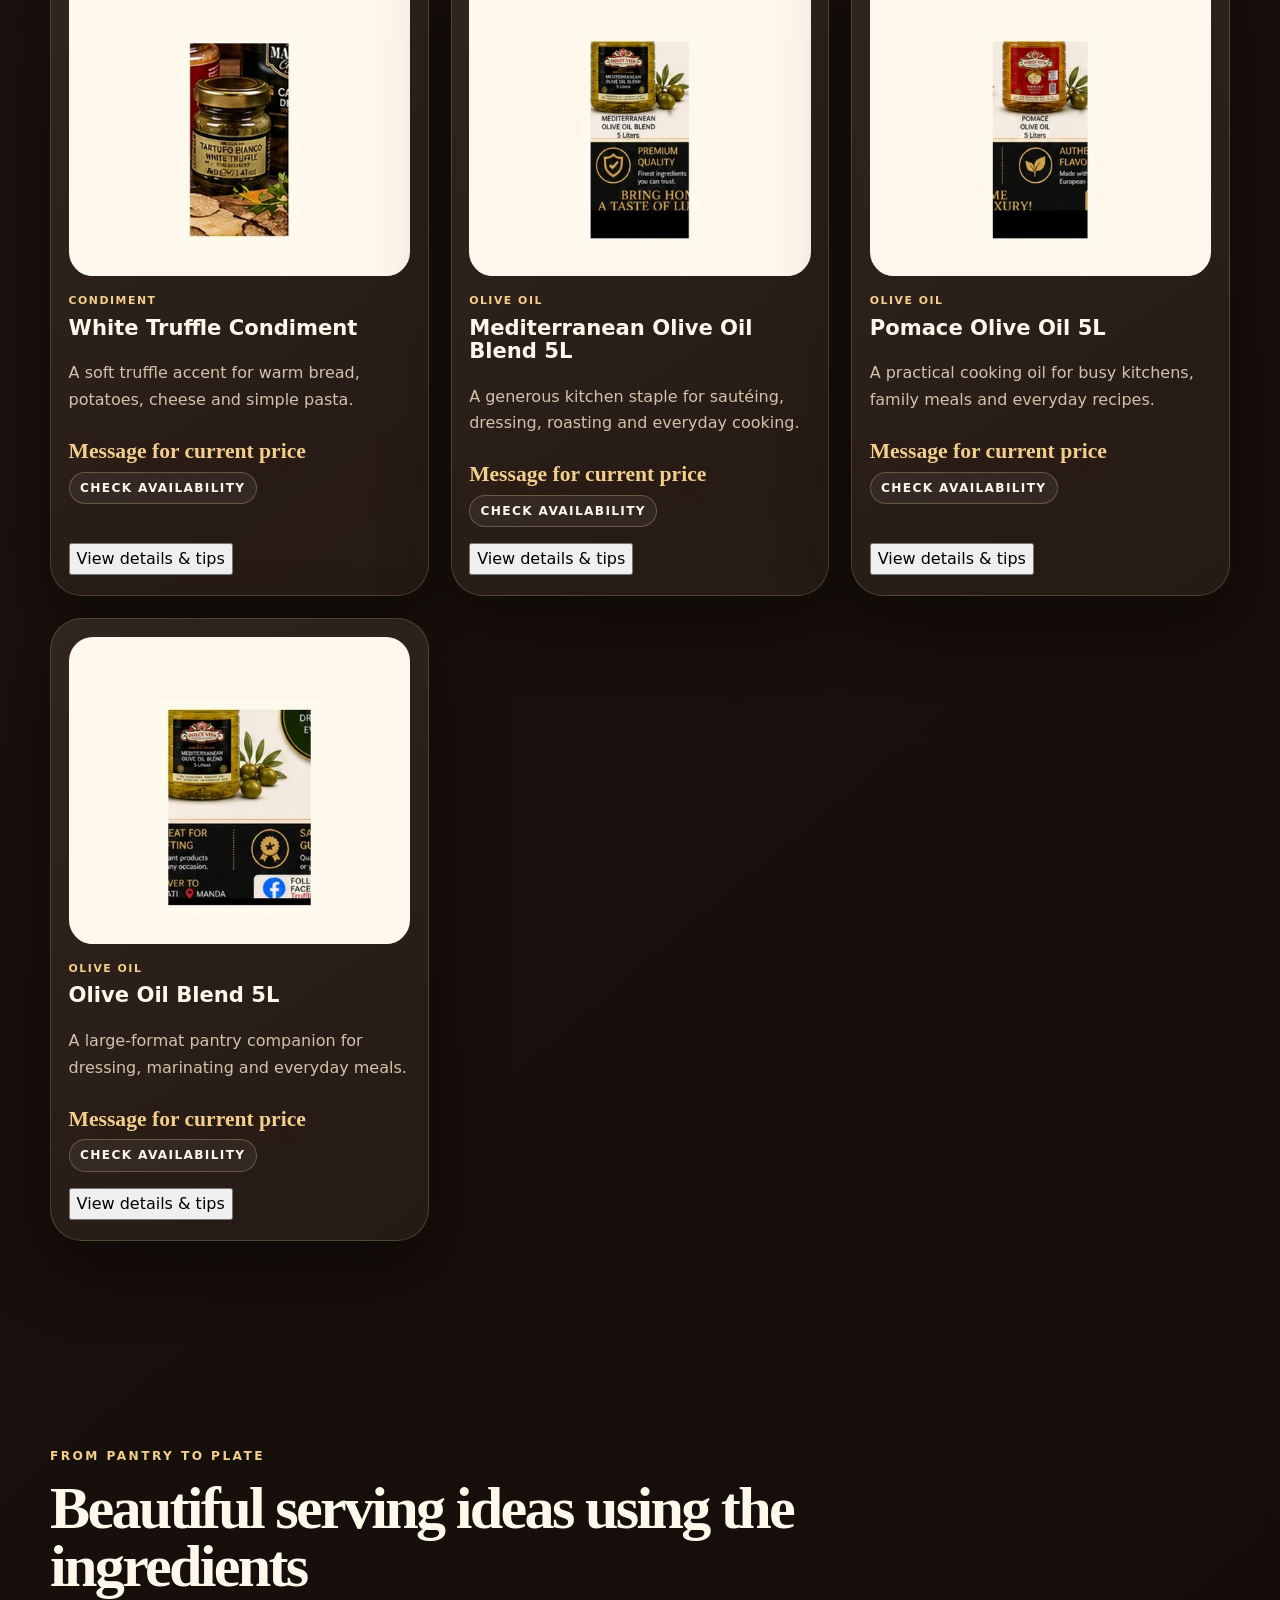
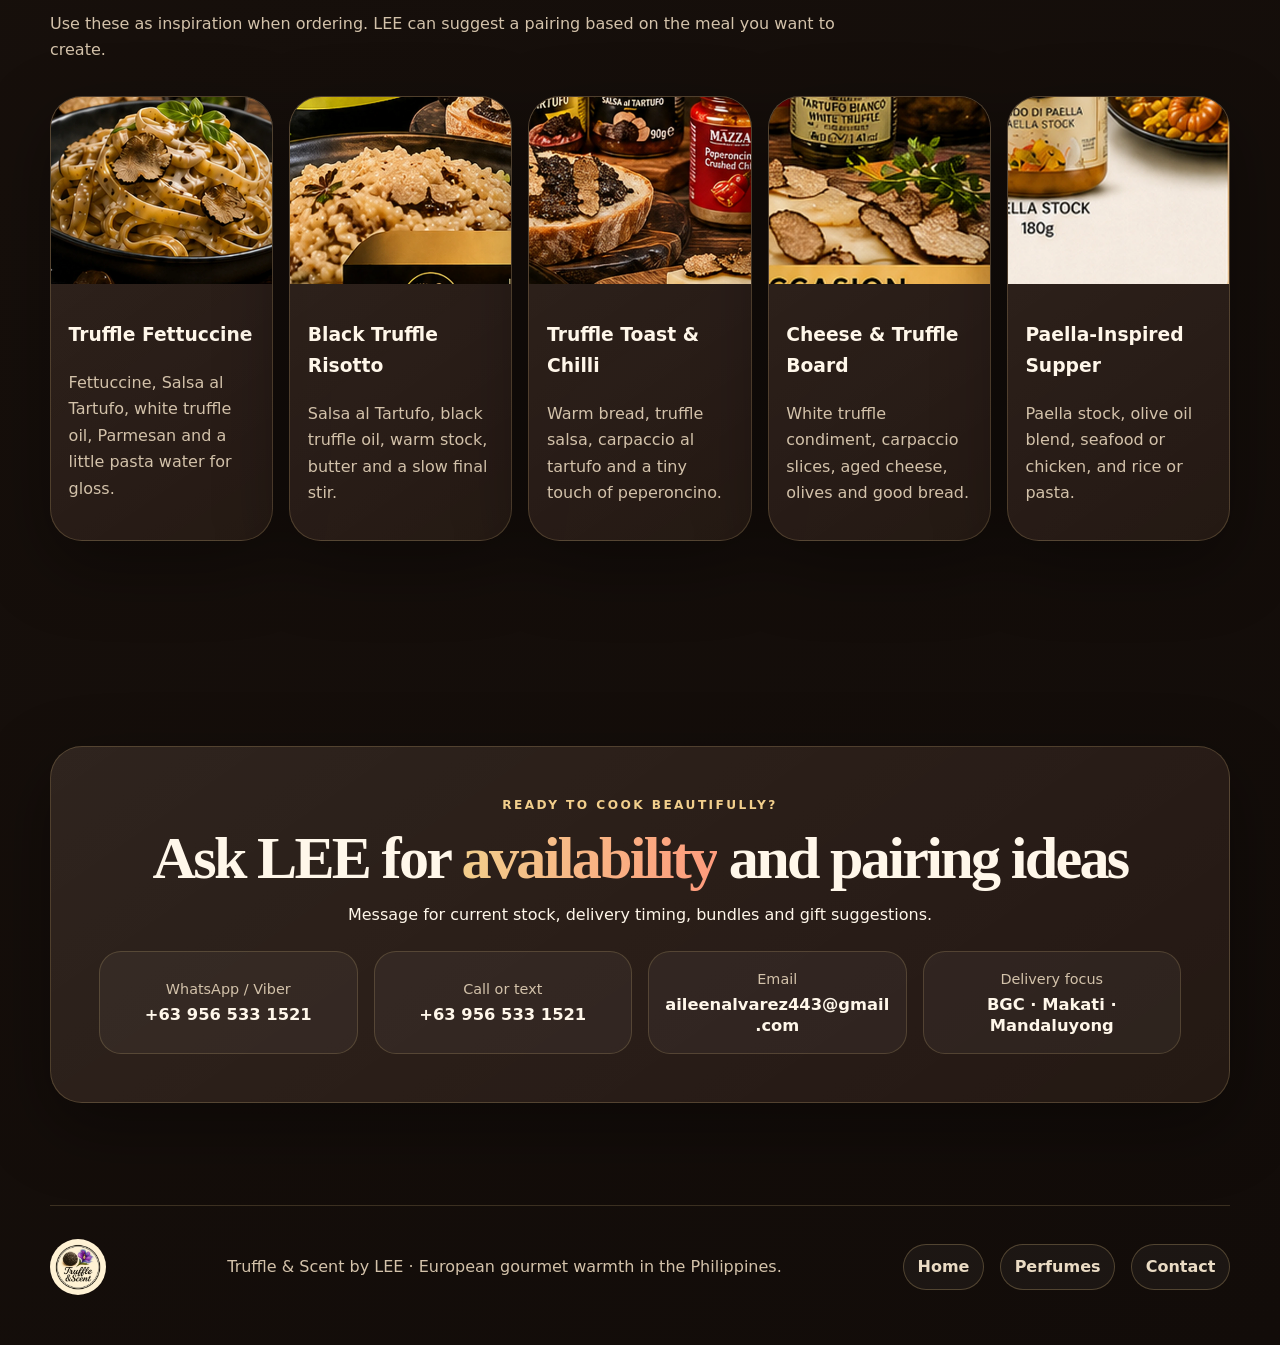
<file: food.html>
<!doctype html>
<html lang="en">
<head>
  <meta charset="utf-8" />
  <meta name="viewport" content="width=device-width, initial-scale=1" />
  <meta name="description" content="Explore Truffle & Scent by LEE gourmet food products: truffle salsa, oils, pasta, pesto, stock and Italian pantry selections." />
  <meta name="theme-color" content="#17100b" />
  <title>Gourmet Pantry | Truffle &amp; Scent by LEE</title>
  <link rel="icon" href="assets/favicon.png" />
  <link rel="stylesheet" href="styles.css" />
</head>
<body>
  <canvas class="ambient-canvas" data-particles="ambient" aria-hidden="true"></canvas>
  <div class="page-glow" aria-hidden="true"></div>
  <div class="grain" aria-hidden="true"></div>
  <a class="skip-link" href="#main">Skip to content</a>

  <header class="site-header" data-header>
    <a class="brand" href="./" aria-label="Truffle and Scent by Lee home"><img src="assets/logo.webp" alt="Truffle &amp; Scent by LEE logo" /><span>Truffle<span>&amp;</span>Scent</span></a>
    <button class="menu-toggle" type="button" data-menu-toggle aria-expanded="false">Menu</button>
    <nav class="site-nav" data-site-nav aria-label="Primary navigation">
      <a href="./">Home</a>
      <a href="food.html" aria-current="page">Gourmet Pantry</a>
      <a href="perfumes.html">Perfumes</a>
      <a href="contact.html">Contact</a>
    </nav>
    <div class="header-actions" data-sound-control>
      <button class="sound-toggle" type="button" data-sound-toggle aria-pressed="false"><span class="sound-icon" aria-hidden="true"></span><span data-sound-label>Play me</span></button>
      <audio data-audio preload="none" src="assets/jingle.wav"></audio>
      <button class="language-toggle" type="button" data-lang-toggle aria-pressed="false" aria-label="Switch to Tagalog"><span data-lang-code>EN</span><span class="language-divider" aria-hidden="true">/</span><span data-lang-name>Tagalog</span></button>
      <a class="contact-cta" href="contact.html">Contact</a>
    </div>
  </header>

  <main id="main">
    <section class="hero food-hero compact-hero" aria-labelledby="food-title">
      <div class="hero-copy reveal">
        <p class="eyebrow">The gourmet pantry edit</p>
        <h1 id="food-title">Ingredients with a little <span class="accent-word">ceremony</span>.</h1>
        <p class="hero-lede">Truffle sauces, Italian pantry staples, finishing oils and rich little jars for cooking that feels intimate, generous and restaurant-adjacent — without leaving home.</p>
        <div class="hero-actions">
          <a class="btn primary" href="#recipes">Start with recipe ideas</a>
          <a class="btn secondary" href="#products">Shop the selection</a>
        </div>
      </div>
      <div class="hero-stage food-stage reveal" aria-hidden="true">
        <div class="silk-ribbon ribbon-one"></div>
        <figure class="poster-card wide-poster tilt-card"><img src="assets/gourmet-poster.webp" alt="" /></figure>
        <figure class="floating-product float-a"><img src="assets/prod-salsa-tartufo-180-focus.webp" alt="" /></figure>
        <figure class="floating-product float-b"><img src="assets/prod-black-truffle-oil-focus.webp" alt="" /></figure>
      </div>
    </section>

    <section class="section recipe-showcase-section" id="recipes" aria-labelledby="recipes-title">
      <div class="section-heading reveal">
        <p class="eyebrow">Professional serving inspiration</p>
        <h2 id="recipes-title">Begin with the <span class="accent-word">meal</span>, then choose the pantry pieces.</h2>
        <p>These customer-friendly ideas show how the products work together. Use the links inside each recipe to jump straight to the matching items.</p>
      </div>
      <div class="recipe-showcase-grid">
        <article class="recipe-showcase-card reveal">
          <img src="assets/meal-truffle-fettuccine.webp" alt="Truffle Fettuccine for Two" loading="lazy" />
          <div class="recipe-showcase-copy">
            <p class="eyebrow">Dinner idea</p>
            <h3>Truffle Fettuccine for Two</h3>
            <p>A polished pasta plate built around glossy ribbons, truffle salsa and a restrained finishing drizzle.</p>
            <ol><li>Cook fettuccine until just tender and reserve a cup of pasta water.</li><li>Warm Salsa al Tartufo gently with butter or olive oil; loosen with pasta water.</li><li>Finish with Parmesan and a few drops of white truffle oil at the table.</li></ol>
            <div class="recipe-product-links"><a href="#prod-fettuccine">Fettuccine 500g</a><a href="#prod-salsa-tartufo-180">Salsa al Tartufo</a><a href="#prod-white-truffle-oil">White Truffle Oil</a></div>
          </div>
        </article>
        <article class="recipe-showcase-card reveal">
          <img src="assets/meal-truffle-risotto.webp" alt="Black Truffle Risotto" loading="lazy" />
          <div class="recipe-showcase-copy">
            <p class="eyebrow">Slow evening plate</p>
            <h3>Black Truffle Risotto</h3>
            <p>Creamy, savoury and comforting; ideal for dinner guests or a quiet meal that still feels special.</p>
            <ol><li>Use warm stock and stir patiently until the rice releases its creaminess.</li><li>Fold in Salsa al Tartufo near the end rather than at the beginning.</li><li>Serve with black truffle oil as a final aromatic accent.</li></ol>
            <div class="recipe-product-links"><a href="#prod-salsa-tartufo-5">Salsa al Tartufo 5%</a><a href="#prod-black-truffle-oil">Black Truffle Oil</a><a href="#prod-paella-stock">Paella Stock</a></div>
          </div>
        </article>
        <article class="recipe-showcase-card reveal">
          <img src="assets/meal-truffle-toast.webp" alt="Truffle Toast &amp; Chilli" loading="lazy" />
          <div class="recipe-showcase-copy">
            <p class="eyebrow">Starter or appetiser</p>
            <h3>Truffle Toast &amp; Chilli</h3>
            <p>A crisp, warm and aromatic starter that makes a simple board feel curated.</p>
            <ol><li>Toast good bread until crisp at the edges but still tender inside.</li><li>Spread lightly with truffle salsa and add a few truffle slices.</li><li>Finish with a tiny pinch of peperoncino for warmth.</li></ol>
            <div class="recipe-product-links"><a href="#prod-carpaccio-tartufo">Carpaccio al Tartufo</a><a href="#prod-peperoncino">Peperoncino</a><a href="#prod-salsa-tartufo-90">Salsa al Tartufo 90g</a></div>
          </div>
        </article>
        <article class="recipe-showcase-card reveal">
          <img src="assets/meal-cheese-truffle-board.webp" alt="Cheese &amp; Truffle Board" loading="lazy" />
          <div class="recipe-showcase-copy">
            <p class="eyebrow">Gift-ready grazing</p>
            <h3>Cheese &amp; Truffle Board</h3>
            <p>A beautiful low-cook option for hosting, gifting or relaxed weekend entertaining.</p>
            <ol><li>Choose two cheeses, warm bread, olives and one sweet or savoury accent.</li><li>Place truffle condiment and truffle slices where guests can see them.</li><li>Add a small dish of olive oil for dipping and shine.</li></ol>
            <div class="recipe-product-links"><a href="#prod-white-truffle-condiment">White Truffle Condiment</a><a href="#prod-carpaccio-tartufo">Carpaccio al Tartufo</a><a href="#prod-olive-oil-blend">Olive Oil Blend</a></div>
          </div>
        </article>
      </div>
    </section>

    <section class="section full-recipes-section" id="full-recipes" aria-labelledby="full-recipes-title">
      <div class="section-heading reveal">
        <p class="eyebrow">Detailed kitchen recipes</p>
        <h2 id="full-recipes-title">Cook with confidence, then finish with <span class="accent-word">style</span>.</h2>
        <p>These fuller recipes are written for customers who want more than a quick idea: ingredient guidance, method, timing and small professional touches that make the finished plate feel considered.</p>
      </div>
      <div class="full-recipe-grid">
        <article class="full-recipe-card reveal" id="recipe-truffle-fettuccine">
          <img src="assets/meal-truffle-fettuccine.webp" alt="Silky truffle fettuccine" loading="lazy" />
          <div class="full-recipe-copy">
            <p class="eyebrow">Serves 2 · 20 minutes</p>
            <h3>Silky Truffle Fettuccine</h3>
            <p>A glossy, restaurant-style pasta using fettuccine, truffle salsa and a restrained final drizzle of white truffle oil.</p>
            <h4>Ingredients</h4>
            <ul>
              <li>180–220g fettuccine</li>
              <li>2 generous teaspoons Salsa al Tartufo</li>
              <li>1 tablespoon butter or mild olive oil</li>
              <li>2–3 tablespoons reserved pasta water</li>
              <li>Parmesan, black pepper and a few drops of white truffle oil</li>
            </ul>
            <h4>Method</h4>
            <ol>
              <li>Cook the fettuccine in well-salted water until just tender. Reserve a mug of pasta water before draining.</li>
              <li>Warm butter or olive oil gently in a pan. Add the truffle salsa and loosen with a spoonful of pasta water.</li>
              <li>Toss the pasta through the sauce until glossy, adding a little more pasta water as needed.</li>
              <li>Plate immediately. Finish with Parmesan, black pepper and only a few drops of white truffle oil at the table.</li>
            </ol>
            <p class="chef-tip"><strong>LEE’s tip:</strong> Keep the heat gentle once the truffle salsa is added. The aroma should rise softly, not cook away.</p>
            <div class="recipe-product-links"><a href="#prod-fettuccine">Fettuccine</a><a href="#prod-salsa-tartufo-180">Truffle Salsa</a><a href="#prod-white-truffle-oil">White Truffle Oil</a></div>
          </div>
        </article>

        <article class="full-recipe-card reveal" id="recipe-black-truffle-risotto">
          <img src="assets/meal-truffle-risotto.webp" alt="Black truffle risotto" loading="lazy" />
          <div class="full-recipe-copy">
            <p class="eyebrow">Serves 2–3 · 35 minutes</p>
            <h3>Black Truffle Risotto</h3>
            <p>A creamy, slow-stirred dish with deep truffle character and a polished finishing oil aroma.</p>
            <h4>Ingredients</h4>
            <ul>
              <li>180g risotto rice</li>
              <li>750ml warm stock, adjusted to taste</li>
              <li>1 small onion or shallot, finely chopped</li>
              <li>2 teaspoons Salsa al Tartufo 5%</li>
              <li>Butter, Parmesan and black truffle oil to finish</li>
            </ul>
            <h4>Method</h4>
            <ol>
              <li>Soften onion gently in butter or olive oil until translucent.</li>
              <li>Add rice and stir for one minute until the grains look glossy.</li>
              <li>Add warm stock a ladle at a time, stirring until each ladle is mostly absorbed.</li>
              <li>When the rice is creamy and just tender, fold in the truffle salsa and Parmesan.</li>
              <li>Rest for two minutes, then serve with a few drops of black truffle oil.</li>
            </ol>
            <p class="chef-tip"><strong>LEE’s tip:</strong> Taste the stock before seasoning. A good stock base can already carry salt and savoury depth.</p>
            <div class="recipe-product-links"><a href="#prod-salsa-tartufo-5">Salsa 5%</a><a href="#prod-black-truffle-oil">Black Truffle Oil</a><a href="#prod-paella-stock">Stock Base</a></div>
          </div>
        </article>

        <article class="full-recipe-card reveal" id="recipe-truffle-toast">
          <img src="assets/meal-truffle-toast.webp" alt="Truffle toast with chilli" loading="lazy" />
          <div class="full-recipe-copy">
            <p class="eyebrow">Serves 2–4 · 15 minutes</p>
            <h3>Truffle Toast with Chilli</h3>
            <p>A warm starter for guests: crisp bread, truffle depth, visible slices and a tiny lift of chilli.</p>
            <h4>Ingredients</h4>
            <ul>
              <li>4 slices good bread or baguette</li>
              <li>Salsa al Tartufo 90g</li>
              <li>Carpaccio al Tartufo</li>
              <li>A pinch of peperoncino</li>
              <li>Olive oil and a little grated cheese, optional</li>
            </ul>
            <h4>Method</h4>
            <ol>
              <li>Toast the bread until the edges are crisp but the centre is still pleasant to bite.</li>
              <li>Brush lightly with olive oil, then spread a thin layer of truffle salsa.</li>
              <li>Add truffle slices where they can be seen, then finish with a tiny pinch of peperoncino.</li>
              <li>Serve while warm, ideally with a small cheese board or drinks.</li>
            </ol>
            <p class="chef-tip"><strong>LEE’s tip:</strong> Treat the chilli as perfume, not fire. A tiny amount makes the truffle feel brighter.</p>
            <div class="recipe-product-links"><a href="#prod-salsa-tartufo-90">Salsa 90g</a><a href="#prod-carpaccio-tartufo">Truffle Slices</a><a href="#prod-peperoncino">Peperoncino</a></div>
          </div>
        </article>

        <article class="full-recipe-card reveal" id="recipe-cheese-truffle-board">
          <img src="assets/meal-cheese-truffle-board.webp" alt="Cheese and truffle board" loading="lazy" />
          <div class="full-recipe-copy">
            <p class="eyebrow">Serves 4 · 15 minutes</p>
            <h3>Cheese &amp; Truffle Board</h3>
            <p>A low-cook, high-impact board for hosting, gifting or a relaxed weekend table.</p>
            <h4>Ingredients</h4>
            <ul>
              <li>Two cheeses: one soft and one aged</li>
              <li>White truffle condiment</li>
              <li>Carpaccio al Tartufo</li>
              <li>Warm bread, crackers or crostini</li>
              <li>Olive oil, olives, nuts or honey as accents</li>
            </ul>
            <h4>Method</h4>
            <ol>
              <li>Place cheeses first, leaving space for small jars or ramekins.</li>
              <li>Spoon the white truffle condiment into a small dish and add truffle slices as a visible garnish.</li>
              <li>Add warm bread and a small bowl of olive oil for dipping.</li>
              <li>Finish with olives, nuts or a small sweet accent to balance the savoury truffle notes.</li>
            </ol>
            <p class="chef-tip"><strong>LEE’s tip:</strong> Keep the truffle elements visible. They are part of the flavour and the theatre of the board.</p>
            <div class="recipe-product-links"><a href="#prod-white-truffle-condiment">White Truffle</a><a href="#prod-carpaccio-tartufo">Carpaccio</a><a href="#prod-olive-oil-blend">Olive Oil</a></div>
          </div>
        </article>
      </div>
    </section>


    <section class="section pantry-notes-section" aria-labelledby="tips-title">
      <div class="section-heading reveal">
        <p class="eyebrow">LEE’s pantry notes</p>
        <h2 id="tips-title">Small habits that make the food taste more <span class="accent-word">elegant</span>.</h2>
      </div>
      <div class="tip-grid">
        <article class="tip-card reveal"><span>01</span><h3>Finish, don’t fry</h3><p>Truffle oils are best added after cooking. Heat can flatten the aroma, so drizzle at the table or just before serving.</p></article>
        <article class="tip-card reveal"><span>02</span><h3>Reserve pasta water</h3><p>A spoonful of starchy pasta water helps truffle salsa, pesto and olive oil become glossy rather than heavy.</p></article>
        <article class="tip-card reveal"><span>03</span><h3>Build gift bundles</h3><p>For an easy gift, pair pasta with truffle salsa and a finishing oil. Add a serving suggestion so the recipient knows exactly how to use it.</p></article>
        <article class="tip-card reveal"><span>04</span><h3>Keep jars clean</h3><p>Use a clean spoon, refrigerate opened jars where needed, and wipe lids before returning them to the fridge.</p></article>
      </div>
    </section>

    <section class="section products-section" id="products" aria-labelledby="products-title">
      <div class="section-heading reveal">
        <p class="eyebrow">Individual selections</p>
        <h2 id="products-title">Every jar, bottle and packet earns its <span class="accent-word">place</span></h2>
        <p>Tap “View details &amp; tips” for pairings, storage guidance and a practical serving note. Availability may vary, so message LEE for current stock.</p>
      </div>
      <div class="product-grid detailed-grid">
        <article class="product-card reveal" id="prod-salsa-tartufo-180" data-product-card data-title="Salsa al Tartufo 180g" data-description="A rich truffle salsa designed for creamy pasta, risotto, crostini, steak, eggs and warm mushroom dishes. It gives depth quickly, so it is ideal when you want a polished result without building a sauce from scratch." data-pairings="Fettuccine, risotto, toast, steak, scrambled eggs, mushrooms, Parmesan and soft cheeses." data-tip="Warm it gently with butter, olive oil or cream; avoid boiling hard, as truffle aromatics are best treated softly. Add a spoon of pasta water to create a glossy sauce." data-storage="Store sealed in a cool, dry cupboard. Once opened, refrigerate, use a clean spoon and keep the rim of the jar tidy.">
          <div class="product-media"><img src="assets/prod-salsa-tartufo-180-focus.webp" alt="Salsa al Tartufo 180g" loading="lazy" /></div>
          <span class="product-kicker">Truffle Speciality</span>
          <h3>Salsa al Tartufo 180g</h3>
          <p>A generous jar for pasta nights, steak suppers and truffle-led entertaining. Earthy, savoury and ready to make a simple dish feel special.</p>
          <button type="button">View details &amp; tips</button>
        </article>
        <article class="product-card reveal" id="prod-salsa-tartufo-90" data-product-card data-title="Salsa al Tartufo 90g" data-description="A compact jar of truffle salsa for customers who want to try the flavour, create a small gift bundle or prepare one elegant dinner for two." data-pairings="Crostini, fettuccine, omelette, mushrooms, roast potatoes, warm bread and cheese boards." data-tip="For a quick starter, spread lightly over toasted bread and finish with shaved cheese or truffle slices." data-storage="Keep sealed before opening; refrigerate after opening and use a clean spoon each time.">
          <div class="product-media"><img src="assets/prod-salsa-tartufo-90-focus.webp" alt="Salsa al Tartufo 90g" loading="lazy" /></div>
          <span class="product-kicker">Truffle Speciality</span>
          <h3>Salsa al Tartufo 90g</h3>
          <p>A smaller truffle salsa jar for first tastes, thoughtful gifts and date-night cooking.</p>
          <button type="button">View details &amp; tips</button>
        </article>
        <article class="product-card reveal" id="prod-salsa-tartufo-5" data-product-card data-title="Salsa al Tartufo 5% 180g" data-description="A bolder truffle salsa with a more pronounced character, suited to dishes where truffle should be the centre of the plate." data-pairings="Risotto, mushroom cream sauces, truffle butter, grilled steak, baked potatoes and rich pasta." data-tip="Start with less than you think; you can always add more after tasting. Fold it in at the end so the aroma stays lifted." data-storage="Store unopened in a cool, dry place. Refrigerate after opening and finish within the recommended period on the label.">
          <div class="product-media"><img src="assets/prod-salsa-tartufo-5-focus.webp" alt="Salsa al Tartufo 5% 180g" loading="lazy" /></div>
          <span class="product-kicker">Truffle Speciality</span>
          <h3>Salsa al Tartufo 5% 180g</h3>
          <p>A deeper, more aromatic truffle salsa for customers who want the truffle note to lead.</p>
          <button type="button">View details &amp; tips</button>
        </article>
        <article class="product-card reveal" id="prod-black-truffle-oil" data-product-card data-title="Black Truffle Extra Virgin Olive Oil" data-description="An aromatic oil for finishing rather than frying. It gives immediate truffle character to simple dishes with only a few drops." data-pairings="Fries, eggs, mashed potatoes, creamy pasta, risotto, pizza, mushrooms and soups." data-tip="Use at the table or right before serving. Heat can flatten the aroma, so drizzle after cooking rather than cooking with it." data-storage="Keep tightly closed away from direct sunlight and heat. Use sparingly and taste as you go.">
          <div class="product-media"><img src="assets/prod-black-truffle-oil-focus.webp" alt="Black Truffle Extra Virgin Olive Oil" loading="lazy" /></div>
          <span class="product-kicker">Finishing Oil</span>
          <h3>Black Truffle Extra Virgin Olive Oil</h3>
          <p>A fragrant finishing oil for the last golden touch over pasta, eggs, potatoes and warm appetisers.</p>
          <button type="button">View details &amp; tips</button>
        </article>
        <article class="product-card reveal" id="prod-white-truffle-oil" data-product-card data-title="White Truffle Extra Virgin Olive Oil" data-description="A lighter, elegant truffle oil that works beautifully when the dish needs polish without heaviness." data-pairings="Creamy pasta, mashed potatoes, mushroom soup, burrata, eggs, risotto and warm focaccia." data-tip="A very light drizzle is enough. Pair with mild dishes so the fragrance stays clean and noticeable." data-storage="Keep sealed, cool and away from sunlight. Wipe the bottle after use to keep gifting presentation neat.">
          <div class="product-media"><img src="assets/prod-white-truffle-oil-focus.webp" alt="White Truffle Extra Virgin Olive Oil" loading="lazy" /></div>
          <span class="product-kicker">Finishing Oil</span>
          <h3>White Truffle Extra Virgin Olive Oil</h3>
          <p>Bright, graceful and aromatic; a refined drizzle for creamy dishes, potatoes and warm bread.</p>
          <button type="button">View details &amp; tips</button>
        </article>
        <article class="product-card reveal" id="prod-fettuccine" data-product-card data-title="Fettuccine 500g" data-description="A classic ribbon pasta with enough surface area to carry creamy sauces, truffle salsa and glossy olive-oil finishes." data-pairings="Salsa al Tartufo, pesto, white truffle oil, Parmesan, cream sauces, mushrooms and seafood." data-tip="Salt the water well and reserve a cup of pasta water. That starchy water helps sauces cling without becoming heavy." data-storage="Keep dry pasta sealed in a cool cupboard away from moisture.">
          <div class="product-media"><img src="assets/prod-fettuccine-focus.webp" alt="Fettuccine 500g" loading="lazy" /></div>
          <span class="product-kicker">Pasta</span>
          <h3>Fettuccine 500g</h3>
          <p>Silky ribbons that hold truffle salsa, pesto and olive-oil sauces beautifully.</p>
          <button type="button">View details &amp; tips</button>
        </article>
        <article class="product-card reveal" id="prod-squid-ink-spaghetti" data-product-card data-title="Squid Ink Spaghetti 500g" data-description="A visually striking pasta that adds immediate theatre to seafood and Mediterranean-inspired dishes." data-pairings="Seafood, garlic, olive oil, chilli, lemon zest, parsley, cuttlefish ink sauce and white wine-style flavours." data-tip="Keep the sauce simple so the colour remains dramatic. A gloss of olive oil and seafood is often enough." data-storage="Store sealed and dry. Once cooked, serve promptly for best texture and appearance.">
          <div class="product-media"><img src="assets/prod-squid-ink-spaghetti-focus.webp" alt="Squid Ink Spaghetti 500g" loading="lazy" /></div>
          <span class="product-kicker">Pasta</span>
          <h3>Squid Ink Spaghetti 500g</h3>
          <p>Dramatic black pasta for seafood plates and restaurant-style presentation at home.</p>
          <button type="button">View details &amp; tips</button>
        </article>
        <article class="product-card reveal" id="prod-cuttlefish-ink" data-product-card data-title="Cuttlefish Ink 180g" data-description="A concentrated ink for adding savoury marine depth and striking colour to rice, pasta and seafood sauces." data-pairings="Seafood risotto, squid ink pasta, paella-style rice, garlic, olive oil, prawns and calamari." data-tip="Use a small amount first; colour and flavour are concentrated. Balance with olive oil, garlic and a little acidity." data-storage="Refrigerate after opening and use a clean spoon. Follow the jar label for best-before guidance.">
          <div class="product-media"><img src="assets/prod-cuttlefish-ink-focus.webp" alt="Cuttlefish Ink 180g" loading="lazy" /></div>
          <span class="product-kicker">Ink</span>
          <h3>Cuttlefish Ink 180g</h3>
          <p>A sea-dark ingredient for risotto, pasta sauce and dramatic seafood rice.</p>
          <button type="button">View details &amp; tips</button>
        </article>
        <article class="product-card reveal" id="prod-pesto-genovese" data-product-card data-title="Pesto alla Genovese 180g" data-description="A classic green pesto that brings freshness and savoury depth to fast meals and grazing plates." data-pairings="Pasta, roast chicken, potatoes, sandwiches, bruschetta, eggs, salads and grilled vegetables." data-tip="Fold pesto through warm pasta off the heat. Too much direct heat can dull the basil character." data-storage="Refrigerate after opening. Smooth the surface and add a thin film of olive oil to help keep it fresh.">
          <div class="product-media"><img src="assets/prod-pesto-genovese-focus.webp" alt="Pesto alla Genovese 180g" loading="lazy" /></div>
          <span class="product-kicker">Pesto</span>
          <h3>Pesto alla Genovese 180g</h3>
          <p>Basil-rich comfort for pasta, sandwiches, potatoes, chicken and quick boards.</p>
          <button type="button">View details &amp; tips</button>
        </article>
        <article class="product-card reveal" id="prod-paella-stock" data-product-card data-title="Paella Stock 180g" data-description="A flavourful stock base for customers who want depth in rice dishes, seafood pans and hearty pasta suppers." data-pairings="Rice, seafood, chicken, olive oil blend, peppers, garlic, pasta bakes and one-pan meals." data-tip="Taste before adding extra salt. Stocks can already carry seasoning, so build flavour gradually." data-storage="Store unopened in a cool cupboard. Refrigerate after opening and close tightly.">
          <div class="product-media"><img src="assets/prod-paella-stock-focus.webp" alt="Paella Stock 180g" loading="lazy" /></div>
          <span class="product-kicker">Stock</span>
          <h3>Paella Stock 180g</h3>
          <p>A golden shortcut for rice, seafood dishes, pasta bakes and generous one-pan cooking.</p>
          <button type="button">View details &amp; tips</button>
        </article>
        <article class="product-card reveal" id="prod-peperoncino" data-product-card data-title="Peperoncino Crushed Chilli" data-description="A compact chilli condiment that adds warmth, lift and sparkle without needing a complicated sauce." data-pairings="Tomato sauces, garlic pasta, bruschetta, eggs, seafood, pizza, olive oil and truffle toast." data-tip="Add in tiny amounts and taste. It is easier to build heat than to soften it afterwards." data-storage="Keep dry and tightly closed. Avoid using a damp spoon.">
          <div class="product-media"><img src="assets/prod-peperoncino-focus.webp" alt="Peperoncino Crushed Chilli" loading="lazy" /></div>
          <span class="product-kicker">Condiment</span>
          <h3>Peperoncino Crushed Chilli</h3>
          <p>A lively pinch of heat for pasta, toast, eggs, seafood and oil-based sauces.</p>
          <button type="button">View details &amp; tips</button>
        </article>
        <article class="product-card reveal" id="prod-carpaccio-tartufo" data-product-card data-title="Carpaccio al Tartufo" data-description="Thin truffle slices that bring visual appeal as well as flavour. Best used as a final garnish where they can be seen." data-pairings="Cheese boards, crostini, warm pasta, eggs, risotto, steak and soft cheeses." data-tip="Place slices at the end rather than hiding them in a sauce. They are part of the presentation." data-storage="Refrigerate after opening and handle gently with a clean spoon or small fork.">
          <div class="product-media"><img src="assets/prod-carpaccio-truffle-focus.webp" alt="Carpaccio al Tartufo" loading="lazy" /></div>
          <span class="product-kicker">Truffle</span>
          <h3>Carpaccio al Tartufo</h3>
          <p>Visible truffle slices for finishing cheese, eggs, pasta, steak and elegant appetisers.</p>
          <button type="button">View details &amp; tips</button>
        </article>
        <article class="product-card reveal" id="prod-white-truffle-condiment" data-product-card data-title="White Truffle Condiment" data-description="A delicate condiment for customers who want truffle fragrance in a gentle, versatile form." data-pairings="Warm bread, cheese, potatoes, simple pasta, eggs, crostini and grazing boards." data-tip="Use restraint. This style works best as a soft accent rather than a heavy spread." data-storage="Keep sealed and cool before opening. Refrigerate after opening and use a clean utensil.">
          <div class="product-media"><img src="assets/prod-white-truffle-condiment-focus.webp" alt="White Truffle Condiment" loading="lazy" /></div>
          <span class="product-kicker">Condiment</span>
          <h3>White Truffle Condiment</h3>
          <p>A soft truffle accent for warm bread, potatoes, cheese and simple pasta.</p>
          <button type="button">View details &amp; tips</button>
        </article>
        <article class="product-card reveal" id="prod-mediterranean-olive-oil" data-product-card data-title="Mediterranean Olive Oil Blend 5L" data-description="A large-format olive oil blend for homes that cook often and want a practical Mediterranean pantry base." data-pairings="Roasted vegetables, dressings, marinades, pasta, bread, chicken, fish and everyday sautéing." data-tip="Use this for cooking and save truffle oils for finishing. That gives both practicality and luxury in the same pantry." data-storage="Store away from heat and sunlight. Close the cap well after each use.">
          <div class="product-media"><img src="assets/prod-mediterranean-olive-oil-focus.webp" alt="Mediterranean Olive Oil Blend 5L" loading="lazy" /></div>
          <span class="product-kicker">Olive Oil</span>
          <h3>Mediterranean Olive Oil Blend 5L</h3>
          <p>A generous kitchen staple for sautéing, dressing, roasting and everyday cooking.</p>
          <button type="button">View details &amp; tips</button>
        </article>
        <article class="product-card reveal" id="prod-pomace-olive-oil" data-product-card data-title="Pomace Olive Oil 5L" data-description="A large-format option for cooking days when you need a stable, practical oil in the kitchen." data-pairings="Frying, sautéing, roasting, marinades, family meals and batch cooking." data-tip="Use for everyday heat-based cooking, then finish special dishes with a little extra virgin or truffle oil." data-storage="Keep in a cool, dry place away from direct light. Wipe the container after pouring.">
          <div class="product-media"><img src="assets/prod-pomace-olive-oil-focus.webp" alt="Pomace Olive Oil 5L" loading="lazy" /></div>
          <span class="product-kicker">Olive Oil</span>
          <h3>Pomace Olive Oil 5L</h3>
          <p>A practical cooking oil for busy kitchens, family meals and everyday recipes.</p>
          <button type="button">View details &amp; tips</button>
        </article>
        <article class="product-card reveal" id="prod-olive-oil-blend" data-product-card data-title="Olive Oil Blend 5L" data-description="A generous olive oil blend for customers who cook frequently and want a dependable kitchen pour." data-pairings="Dressings, marinades, pasta, roasted vegetables, bread dips, grilled chicken and seafood." data-tip="Create a quick house dressing with olive oil, a little acidity, salt, pepper and a spoon of pesto." data-storage="Keep sealed, cool and away from sunlight to preserve quality.">
          <div class="product-media"><img src="assets/prod-olive-oil-blend-focus.webp" alt="Olive Oil Blend 5L" loading="lazy" /></div>
          <span class="product-kicker">Olive Oil</span>
          <h3>Olive Oil Blend 5L</h3>
          <p>A large-format pantry companion for dressing, marinating and everyday meals.</p>
          <button type="button">View details &amp; tips</button>
        </article>
      </div>
    </section>

    <section class="section meal-section" id="plates" aria-labelledby="plates-title">
      <div class="section-heading reveal">
        <p class="eyebrow">From pantry to plate</p>
        <h2 id="plates-title">Beautiful serving ideas using the ingredients</h2>
        <p>Use these as inspiration when ordering. LEE can suggest a pairing based on the meal you want to create.</p>
      </div>
      <div class="meal-grid">
        <article class="meal-card reveal"><img src="assets/meal-truffle-fettuccine.webp" alt="Truffle fettuccine with shaved truffle" loading="lazy" /><div><h3>Truffle Fettuccine</h3><p>Fettuccine, Salsa al Tartufo, white truffle oil, Parmesan and a little pasta water for gloss.</p></div></article>
        <article class="meal-card reveal"><img src="assets/meal-truffle-risotto.webp" alt="Creamy risotto with truffle" loading="lazy" /><div><h3>Black Truffle Risotto</h3><p>Salsa al Tartufo, black truffle oil, warm stock, butter and a slow final stir.</p></div></article>
        <article class="meal-card reveal"><img src="assets/meal-truffle-toast.webp" alt="Truffle toast with toppings" loading="lazy" /><div><h3>Truffle Toast &amp; Chilli</h3><p>Warm bread, truffle salsa, carpaccio al tartufo and a tiny touch of peperoncino.</p></div></article>
        <article class="meal-card reveal"><img src="assets/meal-cheese-truffle-board.webp" alt="Cheese board with truffle slices" loading="lazy" /><div><h3>Cheese &amp; Truffle Board</h3><p>White truffle condiment, carpaccio slices, aged cheese, olives and good bread.</p></div></article>
        <article class="meal-card reveal"><img src="assets/meal-paella-table.webp" alt="Paella-inspired dish with paella stock" loading="lazy" /><div><h3>Paella-Inspired Supper</h3><p>Paella stock, olive oil blend, seafood or chicken, and rice or pasta.</p></div></article>
      </div>
    </section>

    <section class="order section" id="order" aria-labelledby="order-title">
      <div class="order-card reveal">
        <p class="eyebrow">Ready to cook beautifully?</p>
        <h2 id="order-title">Ask LEE for <span class="accent-word">availability</span> and pairing ideas</h2>
        <p>Message for current stock, delivery timing, bundles and gift suggestions.</p>
        <div class="contact-grid">
          <a href="https://wa.me/639565331521" target="_blank" rel="noopener"><span>WhatsApp / Viber</span><strong>+63 956 533 1521</strong></a>
          <a href="tel:+639565331521"><span>Call or text</span><strong>+63 956 533 1521</strong></a>
          <a href="mailto:aileenalvarez443@gmail.com"><span>Email</span><strong>aileenalvarez443@gmail.com</strong></a>
          <a href="./#location"><span>Delivery focus</span><strong>BGC · Makati · Mandaluyong</strong></a>
        </div>
      </div>
    </section>
  </main>

  <dialog class="product-dialog" data-product-dialog>
    <button class="dialog-close" type="button" data-dialog-close aria-label="Close">×</button>
    <p class="eyebrow">Product details &amp; serving tips</p>
    <h2 data-dialog-title></h2>
    <p data-dialog-description></p>
    <div class="dialog-detail-grid">
      <article><h3>Best with</h3><p data-dialog-pairings></p></article>
      <article><h3>LEE’s tip</h3><p data-dialog-tip></p></article>
      <article><h3>Storage note</h3><p data-dialog-storage></p></article>
    </div>
    <a class="btn primary" href="https://wa.me/639565331521" target="_blank" rel="noopener">Ask LEE about this item</a>
  </dialog>

  <footer class="site-footer"><img src="assets/logo.webp" alt="" /><p>Truffle &amp; Scent by LEE · European gourmet warmth in the Philippines.</p><nav aria-label="Footer navigation"><a href="./">Home</a><a href="perfumes.html">Perfumes</a><a href="contact.html">Contact</a></nav></footer>
  <script src="assets/prices.js"></script>
  <script src="assets/lang.js"></script>
  <script src="script.js"></script>
</body>
</html>
</file>
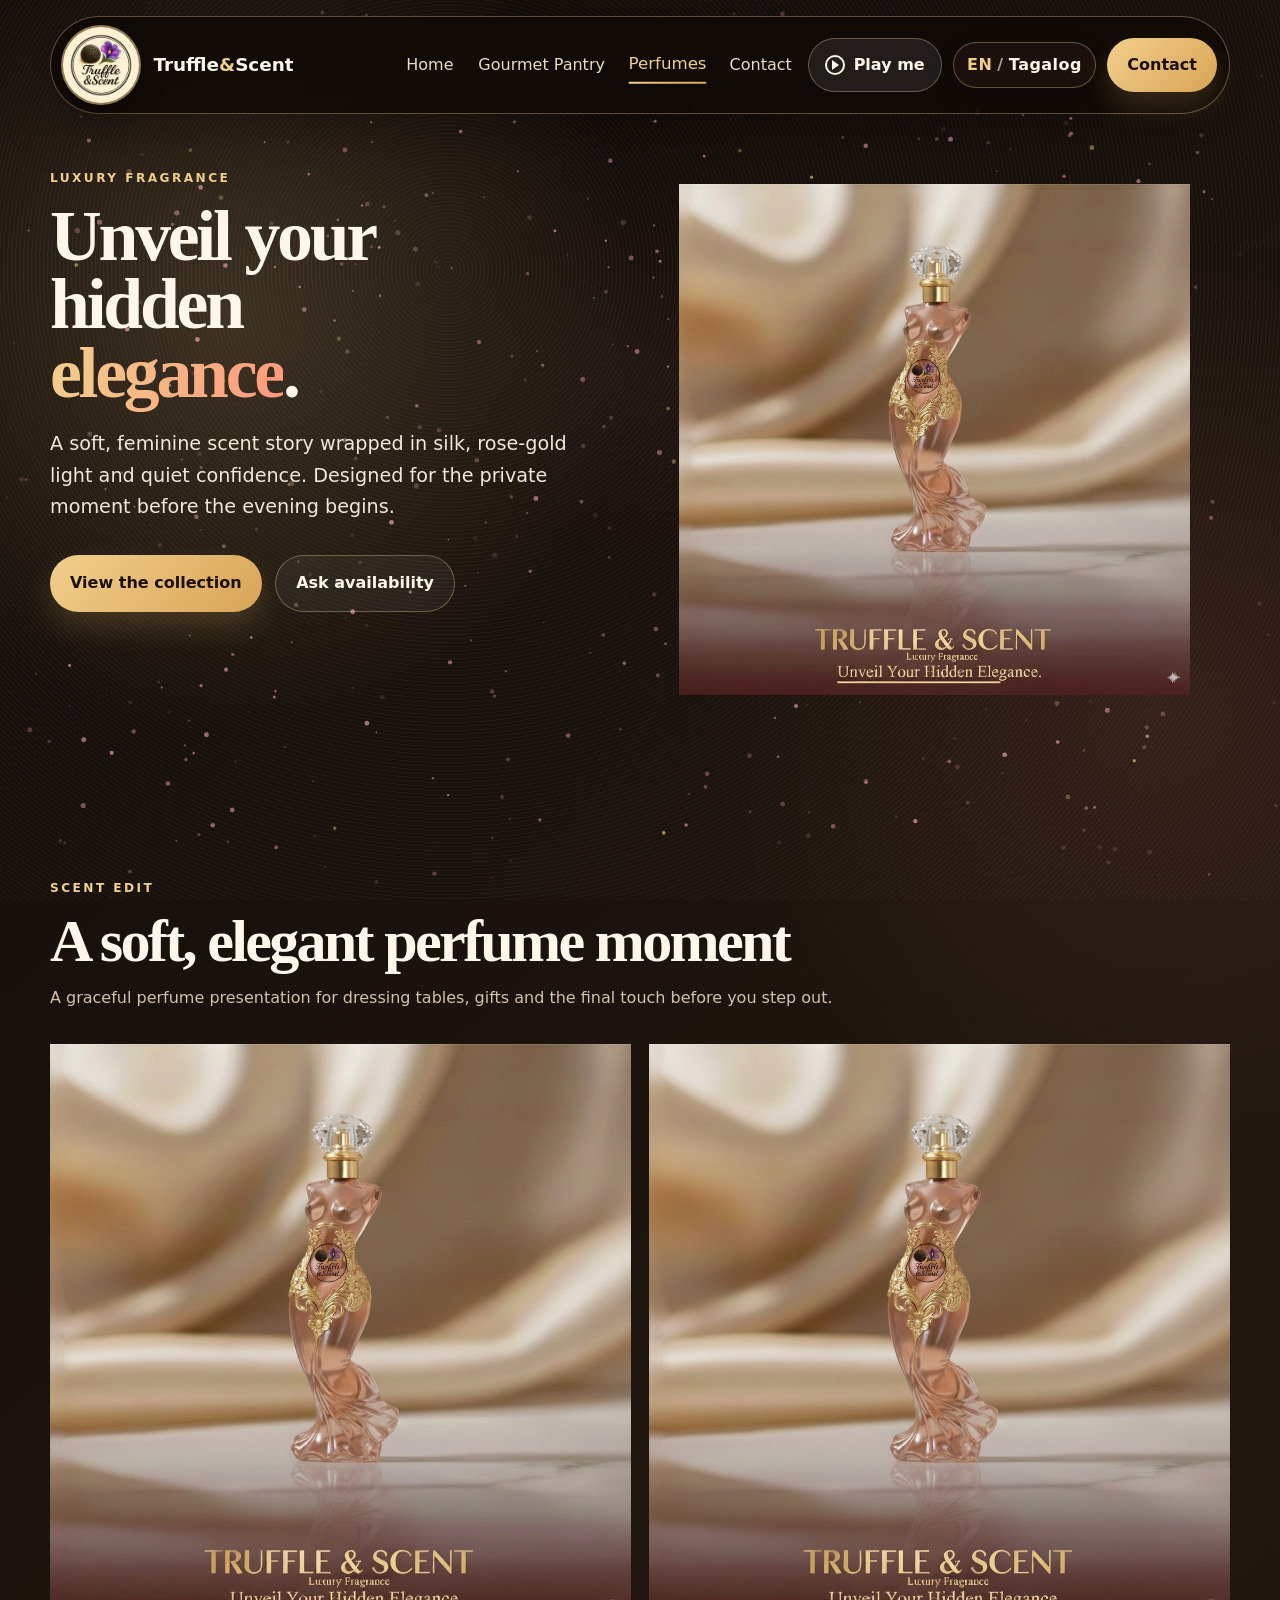
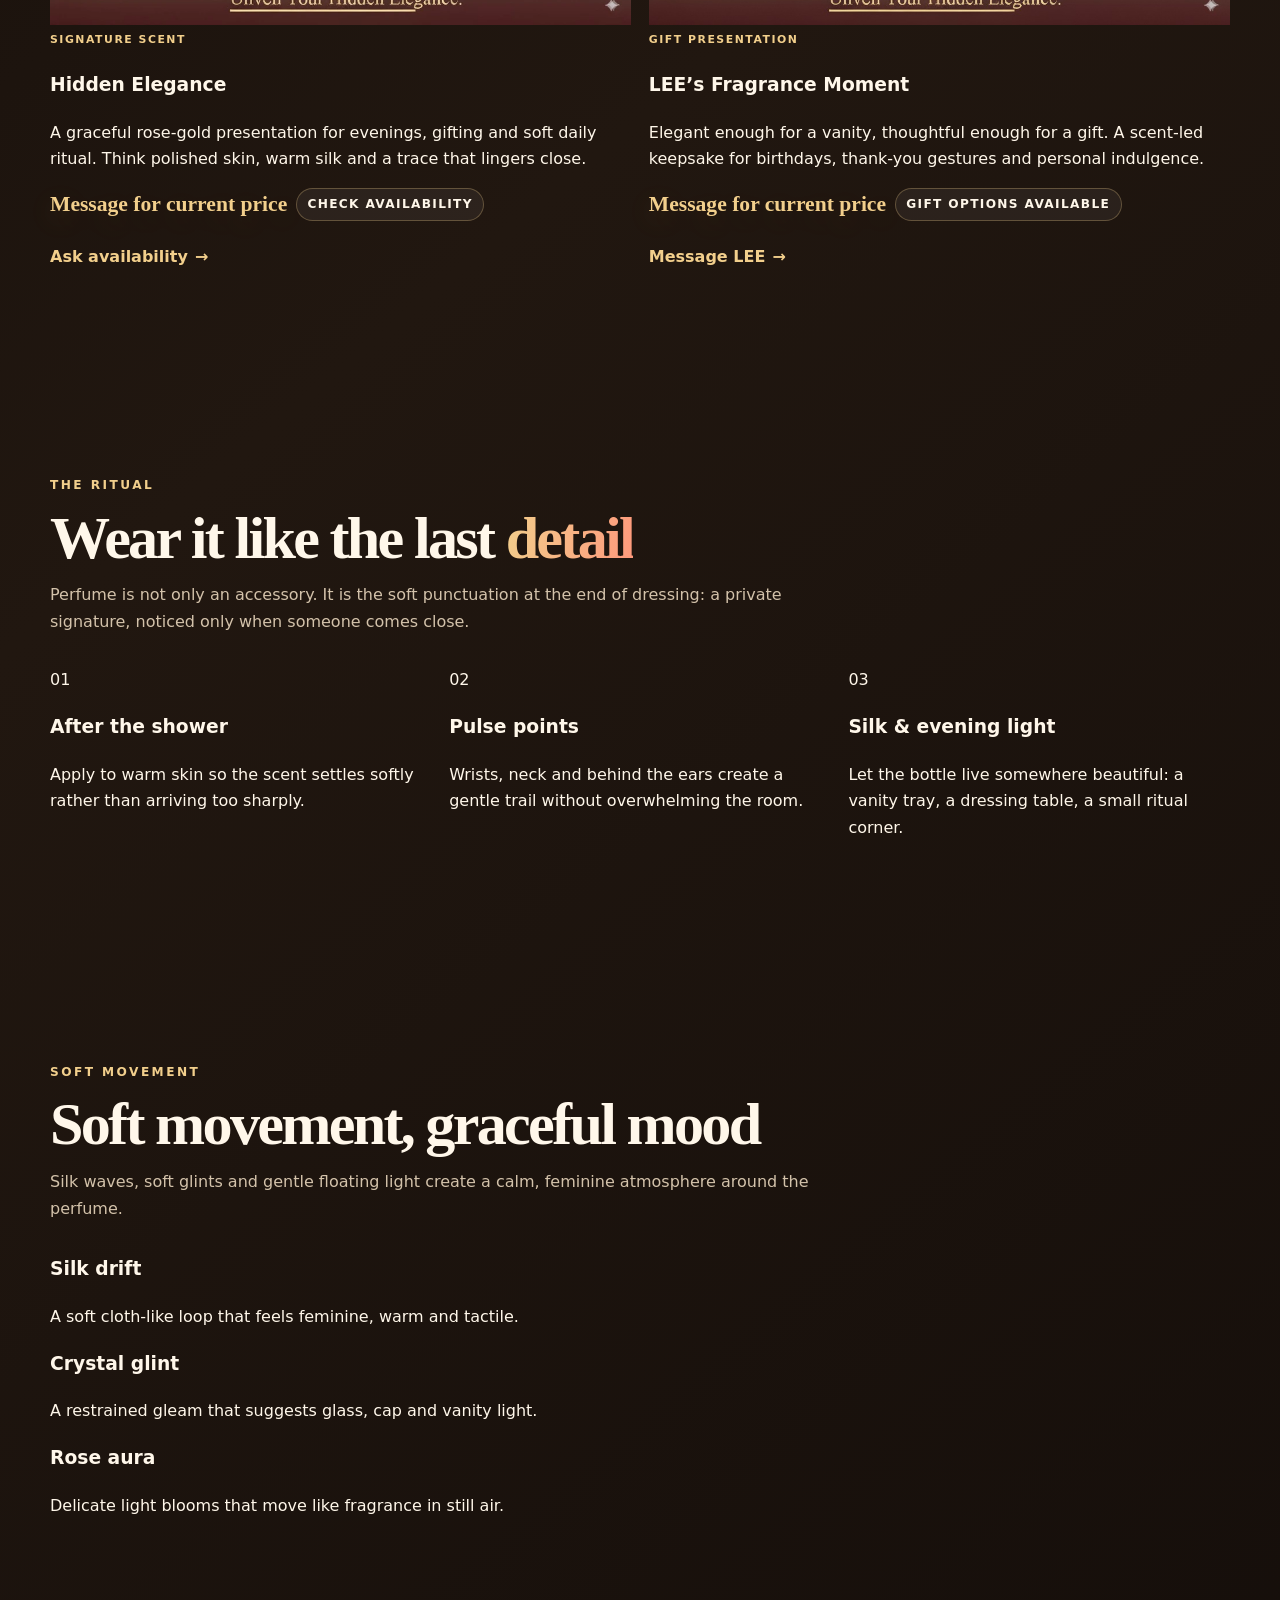
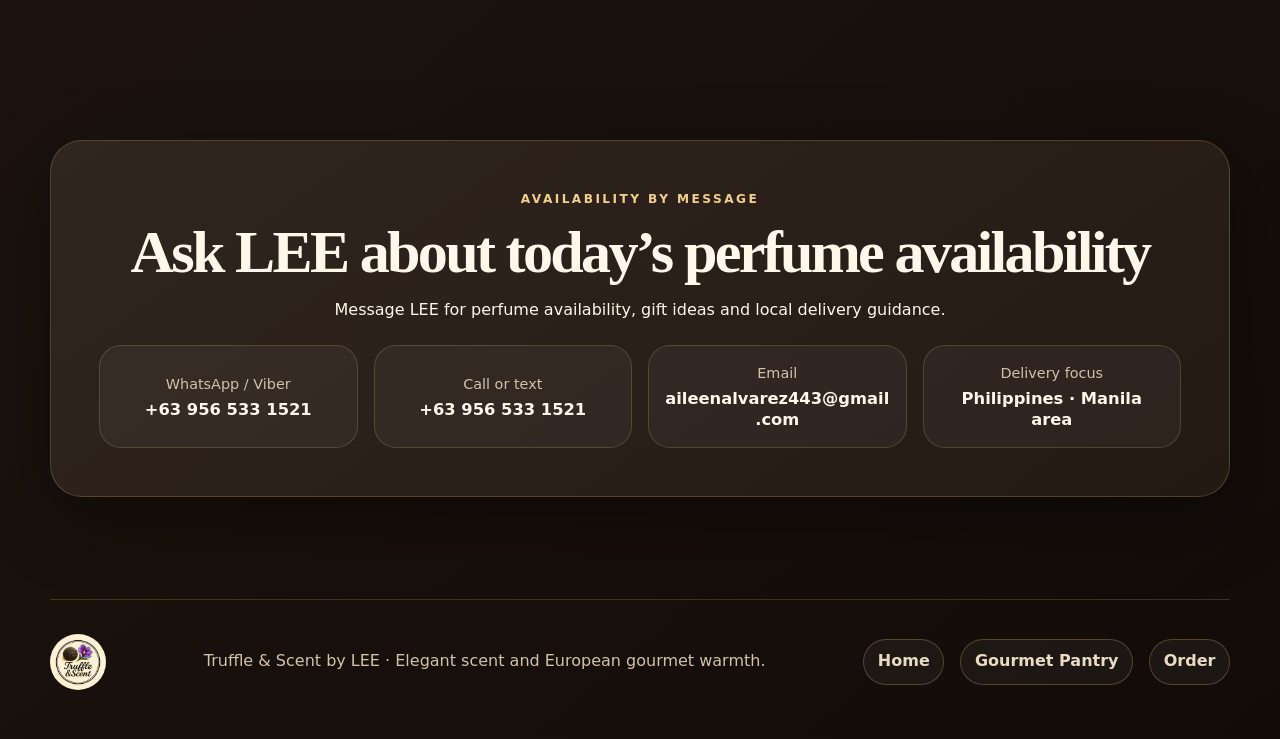
<file: perfumes.html>
<!doctype html>
<html lang="en">
<head>
  <meta charset="utf-8" />
  <meta name="viewport" content="width=device-width, initial-scale=1" />
  <meta name="description" content="Truffle & Scent by LEE perfume page: soft feminine fragrance styling, elegant gifting and direct ordering in the Philippines." />
  <meta name="theme-color" content="#17100b" />
  <title>Perfumes | Truffle &amp; Scent by LEE</title>
  <link rel="icon" href="assets/favicon.png" />
  <link rel="stylesheet" href="styles.css" />
</head>
<body class="perfume-page">
  <canvas class="ambient-canvas" data-particles="ambient" aria-hidden="true"></canvas>
  <div class="page-glow rose-glow" aria-hidden="true"></div>
  <div class="grain" aria-hidden="true"></div>
  <a class="skip-link" href="#main">Skip to content</a>

  <header class="site-header" data-header>
    <a class="brand" href="./" aria-label="Truffle and Scent by Lee home"><img src="assets/logo.webp" alt="Truffle &amp; Scent by LEE logo" /><span>Truffle<span>&amp;</span>Scent</span></a>
    <button class="menu-toggle" type="button" data-menu-toggle aria-expanded="false">Menu</button>
    <nav class="site-nav" data-site-nav aria-label="Primary navigation">
      <a href="./">Home</a>
      <a href="food.html">Gourmet Pantry</a>
      <a href="perfumes.html" aria-current="page">Perfumes</a>
      <a href="contact.html">Contact</a>
    </nav>
    <div class="header-actions" data-sound-control>
      <button class="sound-toggle" type="button" data-sound-toggle aria-pressed="false"><span class="sound-icon" aria-hidden="true"></span><span data-sound-label>Play me</span></button>
      <audio data-audio preload="none" src="assets/jingle.wav"></audio>
      <button class="language-toggle" type="button" data-lang-toggle aria-pressed="false" aria-label="Switch to Tagalog"><span data-lang-code>EN</span><span class="language-divider" aria-hidden="true">/</span><span data-lang-name>Tagalog</span></button>
      <a class="contact-cta" href="contact.html">Contact</a>
    </div>
  </header>

  <main id="main">
    <section class="hero perfume-hero compact-hero" aria-labelledby="perfume-title">
      <div class="hero-copy reveal">
        <p class="eyebrow">Luxury fragrance</p>
        <h1 id="perfume-title">Unveil your hidden <span class="accent-word">elegance</span>.</h1>
        <p class="hero-lede">A soft, feminine scent story wrapped in silk, rose-gold light and quiet confidence. Designed for the private moment before the evening begins.</p>
        <div class="hero-actions">
          <a class="btn primary" href="#collection">View the collection</a>
          <a class="btn secondary" href="#order">Ask availability</a>
        </div>
      </div>
      <div class="hero-stage perfume-stage reveal" aria-label="Perfume presentation">
        <div class="silk-ribbon ribbon-one"></div>
        <div class="silk-ribbon ribbon-two"></div>
        <figure class="perfume-bottle tilt-card"><img src="assets/perfume-silk-bottle.webp" alt="Truffle &amp; Scent luxury fragrance bottle on silk" /></figure>
      </div>
    </section>

    <section class="section collection-section" id="collection" aria-labelledby="collection-title">
      <div class="section-heading reveal">
        <p class="eyebrow">Scent edit</p>
        <h2 id="collection-title">A soft, elegant perfume moment</h2>
        <p>A graceful perfume presentation for dressing tables, gifts and the final touch before you step out.</p>
      </div>
      <div class="fragrance-grid">
        <article class="fragrance-item reveal tilt-card" data-price-id="hidden-elegance">
          <img src="assets/perfume-silk-bottle.webp" alt="Luxury fragrance bottle on silk background" loading="lazy" />
          <div><span class="product-kicker">Signature scent</span><h3>Hidden Elegance</h3><p>A graceful rose-gold presentation for evenings, gifting and soft daily ritual. Think polished skin, warm silk and a trace that lingers close.</p><a class="text-link" href="#order">Ask availability</a></div>
        </article>
        <article class="fragrance-item reveal tilt-card" data-price-id="lee-fragrance-moment">
          <img src="assets/perfume-founder-bottle-clean.jpeg" alt="Truffle &amp; Scent perfume held in a dressing room" loading="lazy" />
          <div><span class="product-kicker">Gift presentation</span><h3>LEE’s Fragrance Moment</h3><p>Elegant enough for a vanity, thoughtful enough for a gift. A scent-led keepsake for birthdays, thank-you gestures and personal indulgence.</p><a class="text-link" href="#order">Message LEE</a></div>
        </article>
      </div>
    </section>

    <section class="section ritual-section" id="ritual" aria-labelledby="ritual-title">
      <div class="section-heading reveal">
        <p class="eyebrow">The ritual</p>
        <h2 id="ritual-title">Wear it like the last <span class="accent-word">detail</span></h2>
        <p>Perfume is not only an accessory. It is the soft punctuation at the end of dressing: a private signature, noticed only when someone comes close.</p>
      </div>
      <div class="ritual-grid">
        <article class="ritual-card reveal"><span>01</span><h3>After the shower</h3><p>Apply to warm skin so the scent settles softly rather than arriving too sharply.</p></article>
        <article class="ritual-card reveal"><span>02</span><h3>Pulse points</h3><p>Wrists, neck and behind the ears create a gentle trail without overwhelming the room.</p></article>
        <article class="ritual-card reveal"><span>03</span><h3>Silk &amp; evening light</h3><p>Let the bottle live somewhere beautiful: a vanity tray, a dressing table, a small ritual corner.</p></article>
      </div>
    </section>

    <section class="section scent-motion" aria-labelledby="motion-title">
      <div class="section-heading reveal">
        <p class="eyebrow">Soft movement</p>
        <h2 id="motion-title">Soft movement, graceful mood</h2>
        <p>Silk waves, soft glints and gentle floating light create a calm, feminine atmosphere around the perfume.</p>
      </div>
      <div class="loop-grid">
        <div class="loop-panel reveal"><div class="loop-visual silk-loop"><span></span></div><h3>Silk drift</h3><p>A soft cloth-like loop that feels feminine, warm and tactile.</p></div>
        <div class="loop-panel reveal"><div class="loop-visual gold-loop"><span></span></div><h3>Crystal glint</h3><p>A restrained gleam that suggests glass, cap and vanity light.</p></div>
        <div class="loop-panel reveal"><div class="loop-visual rose-loop"><span></span><span></span></div><h3>Rose aura</h3><p>Delicate light blooms that move like fragrance in still air.</p></div>
      </div>
    </section>

    <section class="order section" id="order" aria-labelledby="order-title">
      <div class="order-card reveal">
        <p class="eyebrow">Availability by message</p>
        <h2 id="order-title">Ask LEE about today’s perfume availability</h2>
        <p>Message LEE for perfume availability, gift ideas and local delivery guidance.</p>
        <div class="contact-grid">
          <a href="https://wa.me/639565331521" target="_blank" rel="noopener"><span>WhatsApp / Viber</span><strong>+63 956 533 1521</strong></a>
          <a href="tel:+639565331521"><span>Call or text</span><strong>+63 956 533 1521</strong></a>
          <a href="mailto:aileenalvarez443@gmail.com"><span>Email</span><strong>aileenalvarez443@gmail.com</strong></a>
          <a href="index.html#location"><span>Delivery focus</span><strong>Philippines · Manila area</strong></a>
        </div>
      </div>
    </section>
  </main>

  <footer class="site-footer"><img src="assets/logo.webp" alt="" /><p>Truffle &amp; Scent by LEE · Elegant scent and European gourmet warmth.</p><nav aria-label="Footer navigation"><a href="./">Home</a><a href="food.html">Gourmet Pantry</a><a href="#order">Order</a></nav></footer>
  <script src="assets/prices.js"></script>
  <script src="assets/lang.js"></script>
  <script src="script.js"></script>
</body>
</html>
</file>
<file: styles.css>
:root{
  --espresso:#140d0a;
  --espresso-2:#1f1510;
  --cream:#fff7ea;
  --cream-soft:#eadbc4;
  --gold:#d8a456;
  --gold-light:#f2cf8c;
  --rose:#ff8f76;
  --rose-soft:#ffd0bf;
  --line:rgba(242,207,140,.34);
  --card:rgba(37,24,17,.70);
  --muted:#d3c2aa;
  --shadow:0 24px 70px rgba(0,0,0,.36);
  --radius:32px;
  --container:min(1180px, calc(100vw - 42px));
}
*{box-sizing:border-box} html{scroll-behavior:smooth} body{margin:0;min-width:320px;background:radial-gradient(circle at 18% 8%,rgba(242,207,140,.18),transparent 26rem),radial-gradient(circle at 90% 18%,rgba(255,143,118,.10),transparent 28rem),linear-gradient(140deg,#110b08,#211710 45%,#120c09);color:var(--cream);font-family:Optima,Candara,"Segoe UI",system-ui,sans-serif;line-height:1.65;overflow-x:hidden} body.no-scroll{overflow:hidden} a{color:inherit} img{max-width:100%;display:block} button{font:inherit}.skip-link{position:absolute;left:12px;top:12px;z-index:9999;transform:translateY(-160%);background:var(--cream);color:#120b07;padding:.65rem 1rem;border-radius:999px}.skip-link:focus{transform:none}.ambient-canvas{position:fixed;inset:0;width:100%;height:100%;z-index:0;pointer-events:none;opacity:.58}.page-glow,.grain{position:fixed;inset:0;pointer-events:none}.page-glow{z-index:0;background:radial-gradient(circle at var(--mx,50%) var(--my,35%),rgba(242,207,140,.11),transparent 17rem)}.grain{z-index:1;opacity:.08;background-image:repeating-radial-gradient(circle at 35% 30%,rgba(255,255,255,.5) 0 1px,transparent 1px 4px)}main,.site-footer,.site-header{position:relative;z-index:3}.welcome-curtain{position:fixed;inset:0;z-index:9998;display:grid;place-items:center;background:radial-gradient(circle at 50% 42%,rgba(242,207,140,.20),transparent 19rem),linear-gradient(145deg,#0d0806,#21150e 58%,#0b0705);transition:opacity .75s ease,visibility .75s ease}.welcome-curtain.is-hidden{opacity:0;visibility:hidden;pointer-events:none}.welcome-card{display:grid;place-items:center;text-align:center;gap:1rem;padding:2rem}.welcome-card img{width:clamp(92px,13vw,142px);height:clamp(92px,13vw,142px);border-radius:50%;box-shadow:0 0 0 1px rgba(242,207,140,.5),0 24px 70px rgba(0,0,0,.48)}.welcome-card h2{font-family:Georgia,serif;font-size:clamp(2rem,5vw,4.4rem);line-height:.96;margin:0}.welcome-card p{max-width:560px;margin:0;color:var(--cream-soft)}.enter-btn{border:0;border-radius:999px;padding:1rem 1.45rem;background:linear-gradient(135deg,var(--gold-light),var(--gold));color:#1a1009;font-weight:900;cursor:pointer;box-shadow:0 14px 34px rgba(216,164,86,.24)}.site-header{position:fixed;top:16px;left:50%;transform:translateX(-50%);width:var(--container);display:flex;align-items:center;gap:1rem;padding:.62rem .75rem;border:1px solid var(--line);border-radius:999px;background:rgba(16,10,7,.78);backdrop-filter:blur(18px);box-shadow:0 18px 55px rgba(0,0,0,.30);z-index:50}.brand{display:flex;align-items:center;gap:.9rem;text-decoration:none;font-weight:900;font-size:1.15rem;white-space:nowrap}.brand img{width:72px;height:72px;border-radius:50%;object-fit:cover;box-shadow:0 0 0 1px rgba(242,207,140,.55),0 10px 28px rgba(0,0,0,.35)}.brand span span{color:var(--gold-light)}.site-nav{display:flex;align-items:center;gap:clamp(.7rem,2vw,1.55rem);margin-left:auto}.site-nav a{position:relative;text-decoration:none;color:var(--cream-soft);font-size:1rem;transition:color .2s ease,transform .2s ease}.site-nav a::after{content:"";position:absolute;left:0;right:0;bottom:-.35rem;height:2px;border-radius:999px;background:linear-gradient(90deg,var(--gold-light),var(--gold));transform:scaleX(0);transform-origin:left;transition:transform .22s ease}.site-nav a:hover,.site-nav a[aria-current="page"]{color:var(--gold-light);transform:translateY(-1px) scale(1.04)}.site-nav a:hover::after,.site-nav a[aria-current="page"]::after{transform:scaleX(1)}.header-actions{display:flex;align-items:center;gap:.7rem}.menu-toggle{display:none;border:1px solid var(--line);background:rgba(255,255,255,.04);color:var(--cream);border-radius:999px;padding:.65rem .95rem}.contact-cta,.sound-toggle{display:inline-flex;align-items:center;justify-content:center;gap:.55rem;min-height:48px;border-radius:999px;text-decoration:none;font-weight:900;white-space:nowrap}.contact-cta{padding:.85rem 1.25rem;background:linear-gradient(135deg,var(--gold-light),var(--gold));color:#1b1008;box-shadow:0 14px 28px rgba(216,164,86,.2)}.sound-toggle{border:1px solid var(--line);background:rgba(255,255,255,.08);color:var(--cream);padding:.8rem 1rem;cursor:pointer}.sound-toggle.is-playing{background:linear-gradient(135deg,var(--gold-light),var(--gold));color:#1b1008}.sound-icon{width:20px;height:20px;border-radius:50%;box-shadow:inset 0 0 0 2px currentColor;position:relative}.sound-icon::after{content:"";position:absolute;left:7px;top:5px;border-left:7px solid currentColor;border-top:5px solid transparent;border-bottom:5px solid transparent}.sound-toggle.is-playing .sound-icon::after{left:6px;top:5px;width:8px;height:10px;border:0;border-left:3px solid currentColor;border-right:3px solid currentColor}.hero{position:relative;width:var(--container);margin:0 auto;padding:clamp(8.2rem,13vw,11rem) 0 clamp(4rem,8vw,6rem);display:grid;grid-template-columns:minmax(0,.95fr) minmax(360px,1.05fr);gap:clamp(2rem,5vw,4rem);align-items:center;min-height:100svh}.hero-copy{position:relative;z-index:4}.eyebrow{margin:0 0 .85rem;color:var(--gold-light);text-transform:uppercase;letter-spacing:.20em;font-weight:900;font-size:.76rem}.hero h1,.section h2,.page-title h1{font-family:Georgia,"Times New Roman",serif;font-weight:700;letter-spacing:-.045em;line-height:.96;margin:0}.hero h1{font-size:clamp(3rem,5.6vw,6.2rem);max-width:9.8ch}.accent-word{background:linear-gradient(100deg,var(--gold-light),var(--rose),var(--gold-light));background-size:220% 100%;-webkit-background-clip:text;background-clip:text;color:transparent;animation:accentSweep 8s ease-in-out infinite}.hero-lede{max-width:620px;margin:1.25rem 0 0;color:#f2e8d8;font-size:clamp(1.06rem,1.5vw,1.24rem)}.hero-actions{display:flex;gap:.85rem;flex-wrap:wrap;margin-top:2rem}.btn{display:inline-flex;align-items:center;justify-content:center;min-height:52px;border-radius:999px;padding:.9rem 1.25rem;text-decoration:none;font-weight:900;transition:transform .2s ease,box-shadow .2s ease}.btn:hover{transform:translateY(-2px)}.btn.primary{background:linear-gradient(135deg,var(--gold-light),var(--gold));color:#1b1008;box-shadow:0 14px 30px rgba(216,164,86,.22)}.btn.secondary{border:1px solid var(--line);background:rgba(255,255,255,.05);color:var(--cream)}.hero-whisper{margin:1rem 0 0;color:rgba(255,247,234,.72);font-style:italic}.trust-list{display:flex;flex-wrap:wrap;gap:.7rem;list-style:none;padding:0;margin:1.4rem 0 0;color:var(--muted)}.trust-list li{border:1px solid rgba(242,207,140,.23);background:rgba(255,255,255,.04);border-radius:999px;padding:.48rem .72rem}.particle-stage{position:relative;min-height:620px;display:grid;place-items:center;overflow:visible;z-index:2;transform:translateY(28px)}.hero-particle-canvas{position:absolute;inset:-90px -80px;width:calc(100% + 160px);height:calc(100% + 180px);z-index:1;pointer-events:none}.logo-core{position:relative;z-index:3;display:grid;place-items:center;text-align:center;gap:.8rem;transform:translateY(-20px)}.logo-core img{width:clamp(170px,22vw,260px);height:clamp(170px,22vw,260px);border-radius:50%;box-shadow:0 18px 50px rgba(0,0,0,.34),0 0 0 1px rgba(242,207,140,.4);transition:transform .25s ease}.logo-core img:hover{transform:scale(1.03)}.logo-core span{display:inline-block;background:rgba(255,247,234,.78);color:#392316;padding:.28rem .65rem;letter-spacing:.20em;text-transform:uppercase;font-weight:900;font-size:.78rem}.intro-strip{width:var(--container);margin:0 auto;display:grid;grid-template-columns:repeat(3,1fr);border:1px solid var(--line);border-radius:28px;overflow:hidden;background:rgba(242,207,140,.18);box-shadow:var(--shadow)}.intro-strip article{padding:1.2rem;background:rgba(38,24,16,.78)}.intro-strip strong{display:block;color:var(--gold-light);font-family:Georgia,serif;font-size:1.15rem}.intro-strip span{color:var(--cream-soft)}.section{position:relative;width:var(--container);margin:0 auto;padding:clamp(4rem,8vw,7rem) 0}.section-heading{max-width:790px;margin-bottom:2rem}.section h2{font-size:clamp(2.35rem,4.7vw,4.8rem)}.section-heading p:not(.eyebrow),.story-copy p,.card p,.product-card p,.meal-card p,.contact-card p,.location-copy p{color:var(--muted)}.grid-2,.edit-grid,.location-grid{display:grid;grid-template-columns:repeat(2,minmax(0,1fr));gap:1.2rem}.edit-card,.product-card,.meal-card,.contact-card,.location-copy,.order-card{position:relative;overflow:hidden;border:1px solid rgba(242,207,140,.20);border-radius:var(--radius);background:linear-gradient(145deg,rgba(255,255,255,.07),rgba(255,255,255,.025)),var(--card);box-shadow:var(--shadow)}.edit-card img{width:100%;height:330px;object-fit:cover;transition:transform .7s ease}.edit-card:hover img{transform:scale(1.035)}.edit-card div{padding:1.35rem}.text-link{display:inline-flex;margin-top:.6rem;color:var(--gold-light);font-weight:900;text-decoration:none}.text-link::after{content:"→";margin-left:.45rem;transition:transform .2s ease}.text-link:hover::after{transform:translateX(4px)}.signature-grid,.product-grid,.meal-grid,.contact-grid{display:grid;grid-template-columns:repeat(3,minmax(0,1fr));gap:1rem}.product-grid{grid-template-columns:repeat(4,minmax(0,1fr))}.meal-grid{grid-template-columns:repeat(5,minmax(0,1fr))}.product-card{padding:1rem;display:flex;flex-direction:column}.product-media{aspect-ratio:1;border-radius:22px;background:#fff7ec;display:grid;place-items:center;overflow:hidden;margin-bottom:.9rem}.product-media img{width:100%;height:100%;object-fit:contain;padding:.35rem;transition:transform .55s ease;animation:productBreathe 7s ease-in-out infinite}.product-card:hover .product-media img{transform:scale(1.06)}.product-card h3{font-size:1.23rem;line-height:1.1;margin:.35rem 0}.product-kicker{color:var(--gold-light);text-transform:uppercase;letter-spacing:.14em;font-size:.68rem;font-weight:900}.meal-card img,.signature-card img{width:100%;aspect-ratio:1.18;object-fit:cover;transition:transform .65s ease}.meal-card:hover img,.signature-card:hover img{transform:scale(1.04)}.meal-card div,.signature-card div,.contact-card{padding:1.1rem}.story-section{display:grid;grid-template-columns:minmax(280px,430px) 1fr;gap:clamp(2rem,5vw,4rem);align-items:center}.story-media{border-radius:var(--radius);overflow:hidden;border:1px solid var(--line);box-shadow:var(--shadow)}.story-media img{width:100%;height:100%;object-fit:cover}.real-map{position:relative;min-height:540px;border-radius:var(--radius);overflow:hidden;border:1px solid var(--line);background:#eef0e8}.real-map iframe{width:100%;height:540px;border:0}.map-open-link{position:absolute;left:16px;bottom:16px;padding:.68rem .9rem;border-radius:999px;background:rgba(20,13,10,.82);border:1px solid var(--line);text-decoration:none;font-weight:900}.location-copy{padding:clamp(1.4rem,3vw,2rem);display:flex;flex-direction:column;justify-content:center}.location-copy h3{font-family:Georgia,serif;font-size:clamp(2rem,4vw,3.5rem);line-height:1;margin:.2rem 0 1rem}.location-buttons{display:flex;flex-wrap:wrap;gap:.6rem;margin:1rem 0}.location-buttons button{border:1px solid var(--line);border-radius:999px;background:rgba(255,255,255,.05);color:var(--cream);padding:.58rem .85rem;font-weight:900;cursor:pointer}.location-buttons button:hover,.location-buttons button.is-active{background:linear-gradient(135deg,var(--gold-light),var(--gold));color:#1b1008}.order-card{text-align:center;padding:clamp(1.6rem,4vw,3rem)}.order-card p{max-width:650px;margin-inline:auto}.contact-grid{grid-template-columns:repeat(4,minmax(0,1fr));margin-top:1.4rem}.contact-grid a{padding:1rem;border-radius:22px;border:1px solid rgba(242,207,140,.18);background:rgba(255,255,255,.045);text-decoration:none;overflow-wrap:anywhere;transition:transform .2s ease,border-color .2s ease}.contact-grid a:hover{transform:translateY(-3px);border-color:var(--line)}.contact-grid span{display:block;color:var(--muted);font-size:.9rem}.contact-grid strong{color:var(--cream)}.page-title{width:var(--container);margin:0 auto;padding:clamp(8rem,12vw,10rem) 0 2.2rem}.page-title h1{font-size:clamp(3rem,6vw,6rem);max-width:900px}.compact-hero{min-height:auto;padding-bottom:4rem}.fragrance-grid,.ritual-grid{display:grid;grid-template-columns:repeat(2,minmax(0,1fr));gap:1.1rem}.ritual-grid{grid-template-columns:repeat(3,minmax(0,1fr))}.site-footer{width:var(--container);margin:0 auto;padding:2rem 0 3rem;display:flex;align-items:center;justify-content:space-between;gap:1rem;color:var(--muted);border-top:1px solid rgba(242,207,140,.18)}.site-footer img{width:56px;height:56px;border-radius:50%}.site-footer nav{display:flex;gap:1rem}.site-footer a{text-decoration:none;color:var(--cream-soft)}.reveal{opacity:0;transform:translateY(24px);transition:opacity .75s ease,transform .75s ease}.reveal.in-view{opacity:1;transform:none}@keyframes accentSweep{0%,100%{background-position:0 50%}50%{background-position:100% 50%}}@keyframes productBreathe{0%,100%{transform:scale(.98)}50%{transform:scale(1.025)}}@media (max-height:820px) and (min-width:901px){.hero{padding-top:8.8rem}.particle-stage{min-height:520px;transform:translateY(56px)}.logo-core{transform:translateY(0)}.logo-core img{width:190px;height:190px}.hero-particle-canvas{inset:-60px -70px}}@media (max-width:1100px){.hero{grid-template-columns:1fr;gap:1rem}.hero h1{max-width:11ch}.particle-stage{min-height:480px;transform:translateY(0)}.signature-grid,.product-grid{grid-template-columns:repeat(3,minmax(0,1fr))}.meal-grid{grid-template-columns:repeat(3,minmax(0,1fr))}.contact-grid{grid-template-columns:repeat(2,minmax(0,1fr))}.story-section,.location-grid{grid-template-columns:1fr}}@media (max-width:820px){:root{--container:min(100vw - 28px,1180px)}.site-header{position:sticky;top:10px;left:auto;transform:none;width:var(--container);margin:10px auto 0;border-radius:28px;display:grid;grid-template-columns:auto 1fr auto;gap:.65rem;padding:.65rem;align-items:center}.brand img{width:64px;height:64px}.brand{font-size:1.05rem}.menu-toggle{display:inline-flex;justify-self:end}.site-nav{display:none;grid-column:1/-1;margin:0;padding:.65rem;border-top:1px solid rgba(242,207,140,.18);flex-direction:column;align-items:stretch;gap:.1rem}.site-nav.is-open{display:flex}.site-nav a{padding:.45rem .3rem}.header-actions{grid-column:1/-1;display:grid;grid-template-columns:1fr 1fr;gap:.65rem;width:100%}.sound-toggle,.contact-cta{width:100%;min-height:42px;padding:.72rem .85rem}.hero{padding-top:2rem;min-height:auto;display:flex;flex-direction:column}.hero-copy{order:1}.particle-stage{order:2;width:100%;min-height:380px;margin-top:.75rem}.hero h1{font-size:clamp(2.75rem,12.5vw,4.6rem);max-width:none}.hero-lede{font-size:1.03rem}.hero-actions{flex-direction:column}.btn{width:100%}.intro-strip{grid-template-columns:1fr;margin-top:1.4rem}.edit-grid,.grid-2,.fragrance-grid,.ritual-grid,.signature-grid,.product-grid,.meal-grid,.contact-grid{grid-template-columns:1fr}.page-title{padding-top:2rem}.page-title h1{font-size:clamp(2.8rem,12vw,4.4rem)}.real-map,.real-map iframe{min-height:420px;height:420px}.site-footer{flex-direction:column;text-align:center}.site-footer nav{flex-wrap:wrap;justify-content:center}}@media (max-width:480px){.brand img{width:58px;height:58px}.brand{gap:.7rem}.hero{padding-top:1.5rem}.particle-stage{min-height:330px}.logo-core img{width:155px;height:155px}.logo-core span{font-size:.66rem;letter-spacing:.15em}.hero h1{font-size:clamp(2.45rem,13vw,3.75rem)}.hero-particle-canvas{inset:-55px -45px;width:calc(100% + 90px);height:calc(100% + 110px)}}@media (prefers-reduced-motion:reduce){*,*::before,*::after{animation-duration:.01ms!important;animation-iteration-count:1!important;transition-duration:.01ms!important}.ambient-canvas,.hero-particle-canvas{display:none}.welcome-curtain{display:none}.reveal{opacity:1;transform:none}}
.product-card button{align-self:flex-start;margin-top:auto}.product-dialog{max-width:min(560px,calc(100vw - 32px));border:1px solid var(--line);border-radius:28px;padding:1.6rem;background:linear-gradient(145deg,#2b1b13,#110b08);color:var(--cream);box-shadow:var(--shadow)}.product-dialog::backdrop{background:rgba(0,0,0,.64);backdrop-filter:blur(4px)}.product-dialog h2{font-family:Georgia,serif;font-size:clamp(2rem,5vw,3.2rem);line-height:1;margin:.3rem 0}.product-dialog p:not(.eyebrow){color:var(--cream-soft)}.dialog-close{position:absolute;right:12px;top:10px;width:38px;height:38px;border-radius:50%;border:1px solid var(--line);background:rgba(255,255,255,.06);color:var(--cream);cursor:pointer;font-size:1.35rem}.contact-card h3{font-family:Georgia,serif;font-size:clamp(1.6rem,3vw,2.6rem);line-height:1.05;margin:.3rem 0 .6rem}.signature-card{position:relative;overflow:hidden;border:1px solid rgba(242,207,140,.20);border-radius:var(--radius);background:linear-gradient(145deg,rgba(255,255,255,.07),rgba(255,255,255,.025)),var(--card);box-shadow:var(--shadow)}.signature-card div{padding:1.1rem}.signature-card p{color:var(--muted)}


/* --- June 13 responsive particle + product scaling refinement --- */
.ambient-canvas{position:fixed;inset:0;width:100vw;height:100vh;z-index:0;pointer-events:none;opacity:.78;mix-blend-mode:screen}.page-glow{background:radial-gradient(circle at var(--mx,50%) var(--my,45%),rgba(242,207,140,.10),transparent 22rem)}.site-header{z-index:80}.brand img{width:76px;height:76px}.hero{overflow:visible}.particle-stage{position:relative;overflow:visible;min-height:620px;display:grid;place-items:center;isolation:isolate;transform:translateY(70px)}.hero-particle-canvas{position:absolute;inset:-190px -220px;width:calc(100% + 440px);height:calc(100% + 380px);z-index:0;pointer-events:none;overflow:visible}.logo-core{position:relative;z-index:2;transform:none}.logo-core img{width:clamp(190px,22vw,270px);height:clamp(190px,22vw,270px);border-radius:50%;box-shadow:0 20px 54px rgba(0,0,0,.32),0 0 0 1px rgba(242,207,140,.48)}.logo-core span{background:rgba(255,247,234,.82);color:#342113}.hero-home{align-items:start}.hero-home .hero-copy{padding-top:2rem}.hero-whisper{color:rgba(255,247,234,.78);font-style:italic}.mini-constellation{display:none!important}.product-card>img,.product-card .product-media{width:100%;height:clamp(230px,20vw,310px);aspect-ratio:auto;border-radius:24px;background:#fff7ec;object-fit:contain;padding:.5rem;margin-bottom:1rem;transition:transform .55s ease;animation:productBreathe 7s ease-in-out infinite}.product-card:hover>img,.product-card:hover .product-media img{transform:scale(1.07)}.product-card .product-media img{width:100%;height:100%;object-fit:contain;padding:.15rem}.product-card{padding:1rem 1rem 1.1rem}.product-grid{gap:1.15rem}.btn::after,.product-card::after,.edit-card::after,.order-card::after,.fragrance-item::after{display:none!important}.contact-particle-canvas{position:absolute;inset:-190px -220px!important;width:calc(100% + 440px)!important;height:calc(100% + 380px)!important}.contact-constellation,.constellation-stage{overflow:visible!important;transform:translateY(70px)}.constellation-centre{position:relative;z-index:2}.constellation-centre img{box-shadow:0 20px 54px rgba(0,0,0,.32),0 0 0 1px rgba(242,207,140,.48)}@media (max-height:900px) and (min-width:901px){.hero{padding-top:9.5rem;min-height:760px}.particle-stage{min-height:560px;transform:translateY(92px)}.hero-particle-canvas{inset:-210px -240px;width:calc(100% + 480px);height:calc(100% + 420px)}.logo-core img{width:220px;height:220px}.contact-constellation,.constellation-stage{transform:translateY(95px)}}@media (min-width:1101px){.hero{grid-template-columns:minmax(0,.94fr) minmax(420px,1.06fr)}.particle-stage{margin-top:1.5rem}}@media (max-width:1100px){.particle-stage{min-height:520px;transform:translateY(34px)}.hero-particle-canvas{inset:-160px -150px;width:calc(100% + 300px);height:calc(100% + 320px)}.product-grid{grid-template-columns:repeat(2,minmax(0,1fr))}.product-card>img,.product-card .product-media{height:clamp(260px,34vw,350px)}}@media (max-width:820px){.site-header{position:sticky}.brand img{width:64px;height:64px}.hero{padding-top:2.2rem;min-height:auto}.particle-stage{order:2;min-height:390px;transform:translateY(0);margin-top:1rem}.hero-particle-canvas{inset:-110px -80px;width:calc(100% + 160px);height:calc(100% + 220px)}.logo-core img{width:160px;height:160px}.product-grid{grid-template-columns:1fr}.product-card>img,.product-card .product-media{height:min(360px,72vw);padding:.35rem}.contact-constellation,.constellation-stage{transform:translateY(0)}}@media (max-width:480px){.particle-stage{min-height:335px}.hero-particle-canvas{inset:-100px -65px;width:calc(100% + 130px);height:calc(100% + 200px)}.logo-core img{width:145px;height:145px}.product-card>img,.product-card .product-media{height:min(330px,78vw)}}


/* --- final safety pass: keep hero constellation below header and make particles richer --- */
.site-header{background:rgba(16,10,7,.95);}
.ambient-canvas{opacity:.66;}
.hero-particle-canvas{top:0!important;left:-110px!important;right:-110px!important;bottom:-95px!important;inset:auto!important;width:calc(100% + 220px)!important;height:calc(100% + 95px)!important;}
.particle-stage{overflow:visible;transform:none!important;margin-top:clamp(2.5rem,5vh,4.5rem);min-height:560px;}
.logo-core{transform:translateY(32px)!important;}
.logo-core span{background:rgba(255,247,234,.86);}
.product-media img{width:112%;height:112%;padding:0;}
.product-card:hover .product-media img{transform:scale(1.1);}
@media (min-width:821px){
  .hero{padding-top:clamp(10rem,15vh,12rem);align-items:start;}
  .particle-stage{align-self:start;margin-top:clamp(2.8rem,6vh,5rem);}
  .logo-core img{width:clamp(185px,18vw,250px);height:clamp(185px,18vw,250px);}
}
@media (max-height:820px) and (min-width:901px){
  .hero{padding-top:10.4rem;}
  .particle-stage{min-height:500px;margin-top:4.2rem!important;transform:none!important;}
  .logo-core{transform:translateY(34px)!important;}
  .logo-core img{width:190px;height:190px;}
  .hero-particle-canvas{top:0!important;left:-100px!important;right:-100px!important;bottom:-80px!important;width:calc(100% + 200px)!important;height:calc(100% + 80px)!important;}
}
@media (max-width:1100px) and (min-width:821px){
  .hero{padding-top:10rem;}
  .particle-stage{margin-top:3rem!important;min-height:500px;}
}
@media (max-width:820px){
  .site-header{background:rgba(16,10,7,.96);}
  .hero{padding-top:2.25rem;}
  .particle-stage{margin-top:1.25rem;min-height:390px;}
  .hero-particle-canvas{top:0!important;left:-55px!important;right:-55px!important;bottom:-60px!important;width:calc(100% + 110px)!important;height:calc(100% + 60px)!important;}
  .logo-core{transform:translateY(20px)!important;}
}
@media (max-width:480px){
  .particle-stage{min-height:350px;margin-top:1rem;}
  .hero-particle-canvas{top:0!important;left:-40px!important;right:-40px!important;bottom:-50px!important;width:calc(100% + 80px)!important;height:calc(100% + 50px)!important;}
  .product-media img{width:118%;height:118%;}
}


/* --- correction pass: T&S particle formation, global cursor-follow dots, larger pantry imagery, roomier contact cards --- */
.accent-word,.title-accent{background:linear-gradient(100deg,var(--gold-light),#ff967b,var(--gold-light));background-size:220% 100%;-webkit-background-clip:text;background-clip:text;color:transparent;animation:accentSweep 8s ease-in-out infinite}.section h2 .accent-word,.contact-info-strip h3 .accent-word{font:inherit}.ambient-canvas{opacity:.92!important;mix-blend-mode:screen;filter:drop-shadow(0 0 5px rgba(242,207,140,.16));}.page-glow{background:radial-gradient(circle at var(--mx,50%) var(--my,45%),rgba(242,207,140,.14),transparent 25rem)}
.particle-stage{min-height:570px;margin-top:3.8rem!important;overflow:visible;}.hero-particle-canvas{top:0!important;left:-170px!important;right:-170px!important;bottom:-110px!important;width:calc(100% + 340px)!important;height:calc(100% + 110px)!important}.logo-core{border-radius:50%;overflow:visible}.logo-core img{display:block;border-radius:50%!important;aspect-ratio:1/1;object-fit:cover;background:#fff4d8;clip-path:circle(50% at 50% 50%)}.constellation-centre img{border-radius:50%!important;clip-path:circle(50% at 50% 50%);object-fit:cover}.logo-core span{margin-top:.15rem;background:rgba(255,247,234,.9);}
.product-card>img{height:clamp(300px,24vw,390px)!important;width:100%;object-fit:cover!important;object-position:center!important;padding:0!important;border-radius:24px;background:#fff7ec}.product-card .product-media{height:clamp(300px,24vw,390px)!important}.product-card .product-media img{object-fit:cover!important;width:100%!important;height:100%!important;padding:0!important}.product-grid{grid-template-columns:repeat(3,minmax(0,1fr));gap:1.35rem}.product-card{padding:1.1rem 1.1rem 1.25rem}.product-card h3{font-size:1.32rem}.product-card p{font-size:1rem}.contact-section{padding-top:clamp(4rem,7vw,6rem)}.contact-detail-grid{display:grid;grid-template-columns:repeat(2,minmax(0,1fr));gap:1.35rem;align-items:stretch}.contact-detail-card{min-height:210px;padding:1.6rem;border:1px solid rgba(242,207,140,.22);border-radius:var(--radius);background:linear-gradient(145deg,rgba(255,255,255,.08),rgba(255,255,255,.03)),rgba(38,24,16,.78);box-shadow:var(--shadow);display:flex;flex-direction:column;justify-content:space-between;gap:1rem}.contact-detail-card span{color:var(--gold-light);text-transform:uppercase;letter-spacing:.16em;font-size:.78rem;font-weight:900}.contact-detail-card strong{font-size:clamp(1.15rem,2vw,1.55rem);line-height:1.25;overflow-wrap:anywhere}.contact-detail-card a{align-self:flex-start;text-decoration:none;color:#1a1008;background:linear-gradient(135deg,var(--gold-light),var(--gold));border-radius:999px;padding:.75rem 1rem;font-weight:900}.contact-info-strip{display:grid;grid-template-columns:repeat(3,minmax(0,1fr));gap:1.35rem}.info-panel{padding:1.55rem;border:1px solid rgba(242,207,140,.22);border-radius:var(--radius);background:linear-gradient(145deg,rgba(255,255,255,.07),rgba(255,255,255,.025)),rgba(38,24,16,.72);box-shadow:var(--shadow);min-height:230px}.info-panel h3{font-size:clamp(1.45rem,2.4vw,2.05rem);line-height:1.05}.info-panel p:not(.eyebrow){color:var(--muted)}
@media (min-width:821px){.hero{padding-top:clamp(10.5rem,15vh,12.5rem)}.particle-stage{margin-top:4rem!important}.logo-core{transform:translateY(44px)!important}.logo-core img{width:clamp(190px,17vw,255px);height:clamp(190px,17vw,255px)}}@media (max-width:1100px){.product-grid{grid-template-columns:repeat(2,minmax(0,1fr))}.product-card>img,.product-card .product-media{height:clamp(330px,42vw,430px)!important}.contact-info-strip{grid-template-columns:1fr}.contact-detail-grid{grid-template-columns:1fr 1fr}.particle-stage{margin-top:2.5rem!important}.logo-core{transform:translateY(28px)!important}}@media (max-width:820px){.hero{padding-top:2.1rem}.particle-stage{min-height:360px;margin-top:.6rem!important}.hero-particle-canvas{left:-70px!important;right:-70px!important;bottom:-70px!important;width:calc(100% + 140px)!important;height:calc(100% + 70px)!important}.logo-core{transform:translateY(22px)!important}.product-grid{grid-template-columns:1fr}.product-card>img,.product-card .product-media{height:min(430px,86vw)!important}.contact-detail-grid,.contact-info-strip{grid-template-columns:1fr}.contact-detail-card{min-height:auto;padding:1.35rem}.info-panel{min-height:auto}.contact-hero .constellation-stage{min-height:320px}}@media (max-width:480px){.particle-stage{min-height:330px}.logo-core img{width:150px!important;height:150px!important}.logo-core span{font-size:.62rem}.product-card>img,.product-card .product-media{height:min(390px,88vw)!important}}

/* targeted refinement: clearer logo, clickable cards, detailed recipes, footer buttons, perfume flower particles */
.brand img{background:#fff7e8;position:relative;z-index:2;filter:none!important;backdrop-filter:none!important;image-rendering:auto;box-shadow:0 0 0 2px rgba(242,207,140,.65),0 12px 30px rgba(0,0,0,.38)!important}.site-header{background:rgba(16,10,7,.88)!important}.signature-card{text-decoration:none;color:inherit;display:block}.signature-card .card-action{display:inline-flex;margin-top:.65rem;color:var(--gold-light);font-weight:900}.signature-card .card-action::after{content:'→';margin-left:.4rem}.site-footer nav a{display:inline-flex;align-items:center;justify-content:center;min-height:40px;padding:.55rem .85rem;border:1px solid rgba(242,207,140,.25);border-radius:999px;background:rgba(255,255,255,.045);font-weight:900;transition:transform .2s ease,background .2s ease,border-color .2s ease}.site-footer nav a:hover{transform:translateY(-2px);background:linear-gradient(135deg,rgba(242,207,140,.18),rgba(216,164,86,.15));border-color:var(--line)}.full-recipe-grid{display:grid;grid-template-columns:1fr;gap:1.25rem}.full-recipe-card{display:grid;grid-template-columns:minmax(260px,.74fr) 1.26fr;overflow:hidden;border:1px solid rgba(242,207,140,.22);border-radius:var(--radius);background:linear-gradient(145deg,rgba(255,255,255,.075),rgba(255,255,255,.025)),var(--card);box-shadow:var(--shadow)}.full-recipe-card>img{width:100%;height:100%;object-fit:cover;min-height:520px}.full-recipe-copy{padding:clamp(1.25rem,3vw,2rem)}.full-recipe-copy h3{font-family:Georgia,serif;font-size:clamp(1.9rem,3.4vw,3.2rem);line-height:1;margin:.2rem 0 1rem}.full-recipe-copy h4{margin:1rem 0 .35rem;color:var(--gold-light);font-size:1rem;text-transform:uppercase;letter-spacing:.12em}.full-recipe-copy p,.full-recipe-copy li{color:var(--muted)}.full-recipe-copy ul,.full-recipe-copy ol{padding-left:1.25rem}.chef-tip{border-left:3px solid var(--gold-light);padding:.75rem .9rem;background:rgba(255,255,255,.04);border-radius:0 16px 16px 0}.recipe-product-links{display:grid;grid-template-columns:repeat(3,minmax(0,1fr));gap:.55rem;margin-top:1rem}.recipe-product-links a{display:flex;align-items:center;justify-content:center;text-align:center;min-height:44px;border:1px solid rgba(242,207,140,.28);border-radius:999px;padding:.55rem .75rem;text-decoration:none;color:var(--cream);background:rgba(255,255,255,.045);font-weight:800;line-height:1.2}.recipe-product-links a:hover{background:linear-gradient(135deg,var(--gold-light),var(--gold));color:#1b1008}.perfume-page .ambient-canvas{opacity:.82}.perfume-page .silk-ribbon{display:none!important}.perfume-page .rose-loop span,.perfume-page .scent-motion .rose-loop{display:none!important}.contact-grid a{display:flex;flex-direction:column;gap:.2rem;justify-content:center;min-height:96px}.contact-grid a strong{font-size:1.02rem}@media (max-width:900px){.full-recipe-card{grid-template-columns:1fr}.full-recipe-card>img{min-height:0;aspect-ratio:1.35}.recipe-product-links{grid-template-columns:1fr 1fr}}@media (max-width:540px){.recipe-product-links{grid-template-columns:1fr}.site-footer nav{gap:.55rem}.site-footer nav a{width:100%}}


/* --- targeted polish: softer cursor glow, logo above T&S particles, cleaner perfume image --- */
.page-glow{background:radial-gradient(circle at var(--mx,50%) var(--my,45%),rgba(242,207,140,.055),transparent 15rem)!important}
.ambient-canvas{filter:none!important;opacity:.76!important}
.site-header{background:rgba(16,10,7,.9)!important;backdrop-filter:blur(12px)!important}
.brand,.brand img{position:relative;z-index:3}
.brand img{background:#fbf3e3;box-shadow:0 0 0 2px rgba(242,207,140,.58),0 12px 26px rgba(0,0,0,.26)!important}
.hero-home .particle-stage{min-height:520px!important;margin-top:1.35rem!important;align-self:start}
.hero-home .logo-core{transform:translateY(-8px)!important;z-index:3}
.hero-home .hero-particle-canvas{top:18px!important;left:-155px!important;right:-155px!important;bottom:-20px!important;width:calc(100% + 310px)!important;height:calc(100% + 20px)!important;z-index:1}
.hero-home .logo-core img{width:clamp(186px,18vw,246px)!important;height:clamp(186px,18vw,246px)!important}
.hero-home .logo-core span{margin-top:.35rem;position:relative;z-index:2}
.perfume-page .fragrance-item img[src*='clean']{object-fit:cover;object-position:center}
@media (max-width:1100px) and (min-width:821px){
  .hero-home .particle-stage{min-height:470px!important;margin-top:1rem!important}
  .hero-home .logo-core{transform:translateY(-2px)!important}
  .hero-home .hero-particle-canvas{top:10px!important;left:-110px!important;right:-110px!important;bottom:-10px!important;width:calc(100% + 220px)!important;height:calc(100% + 10px)!important}
}
@media (max-width:820px){
  .page-glow{background:radial-gradient(circle at var(--mx,50%) var(--my,40%),rgba(242,207,140,.045),transparent 12rem)!important}
  .hero-home .particle-stage{min-height:350px!important;margin-top:.7rem!important}
  .hero-home .logo-core{transform:translateY(6px)!important}
  .hero-home .hero-particle-canvas{top:10px!important;left:-55px!important;right:-55px!important;bottom:0!important;width:calc(100% + 110px)!important;height:100%!important}
}


/* --- final particle clarity and clean-up pass --- */
.page-glow{background:radial-gradient(circle at var(--mx,50%) var(--my,45%),rgba(242,207,140,.045),transparent 14rem)!important}
.hero-home .particle-stage{min-height:580px!important;margin-top:1.1rem!important;display:grid!important;place-items:center!important;}
.hero-home .logo-core{z-index:3!important;transform:translateY(-30px)!important;}
.hero-home .logo-core img{width:clamp(178px,16vw,235px)!important;height:clamp(178px,16vw,235px)!important;}
.hero-home .logo-core span{position:relative;z-index:4;margin-top:.4rem;}
.hero-home .hero-particle-canvas{top:0!important;left:-170px!important;right:-170px!important;bottom:-70px!important;width:calc(100% + 340px)!important;height:calc(100% + 70px)!important;z-index:1!important;}
.perfume-page .ambient-canvas{opacity:.86!important;}
.perfume-page .page-glow{background:radial-gradient(circle at var(--mx,50%) var(--my,45%),rgba(255,166,190,.045),transparent 12rem)!important}
.perfume-page .fragrance-item img[src*="perfume-founder-bottle-clean"]{object-fit:cover;object-position:center;}
@media (max-width:1100px) and (min-width:821px){
  .hero-home .particle-stage{min-height:520px!important;margin-top:.8rem!important;}
  .hero-home .logo-core{transform:translateY(-20px)!important;}
  .hero-home .hero-particle-canvas{top:0!important;left:-120px!important;right:-120px!important;bottom:-60px!important;width:calc(100% + 240px)!important;height:calc(100% + 60px)!important;}
}
@media (max-width:820px){
  .hero-home .particle-stage{min-height:390px!important;margin-top:.4rem!important;}
  .hero-home .logo-core{transform:translateY(-6px)!important;}
  .hero-home .logo-core img{width:150px!important;height:150px!important;}
  .hero-home .hero-particle-canvas{top:0!important;left:-60px!important;right:-60px!important;bottom:-45px!important;width:calc(100% + 120px)!important;height:calc(100% + 45px)!important;}
}


/* --- final T&S crop fix: more lower canvas room without shrinking the mark --- */
.hero-home .particle-stage{min-height:620px!important;overflow:visible!important;}
.hero-home .logo-core{transform:translateY(-34px)!important;}
.hero-home .hero-particle-canvas{top:0!important;left:-180px!important;right:-180px!important;bottom:-155px!important;width:calc(100% + 360px)!important;height:calc(100% + 155px)!important;}
@media (max-width:1100px) and (min-width:821px){
  .hero-home .particle-stage{min-height:560px!important;}
  .hero-home .hero-particle-canvas{left:-130px!important;right:-130px!important;bottom:-130px!important;width:calc(100% + 260px)!important;height:calc(100% + 130px)!important;}
}
@media (max-width:820px){
  .hero-home .particle-stage{min-height:430px!important;}
  .hero-home .hero-particle-canvas{left:-70px!important;right:-70px!important;bottom:-95px!important;width:calc(100% + 140px)!important;height:calc(100% + 95px)!important;}
}


/* --- restore professional recipe/tip display and contact phone formatting --- */
.recipe-showcase-grid{display:grid!important;grid-template-columns:repeat(2,minmax(0,1fr));gap:1.2rem!important}
.recipe-showcase-card{position:relative;overflow:hidden;border:1px solid rgba(242,207,140,.22);border-radius:var(--radius);background:linear-gradient(145deg,rgba(255,255,255,.08),rgba(255,255,255,.025)),rgba(37,24,17,.72);box-shadow:var(--shadow);display:grid!important;grid-template-columns:.92fr 1.08fr;min-height:420px}
.recipe-showcase-card>img{width:100%;height:100%;object-fit:cover;min-height:420px}
.recipe-showcase-copy{padding:1.35rem;display:flex;flex-direction:column;min-height:100%}
.recipe-showcase-copy h3{font-family:Georgia,serif;font-size:clamp(1.75rem,2.6vw,2.7rem);line-height:1.02;margin:.15rem 0 .75rem}
.recipe-showcase-copy p,.recipe-showcase-copy li{color:var(--muted)}
.recipe-showcase-copy ol{margin:.8rem 0 1rem;padding-left:1.2rem}
.tip-grid{display:grid!important;grid-template-columns:repeat(4,minmax(0,1fr));gap:1rem!important}
.tip-card{border:1px solid rgba(242,207,140,.22);border-radius:24px;background:linear-gradient(145deg,rgba(255,255,255,.08),rgba(255,255,255,.025)),rgba(37,24,17,.72);box-shadow:var(--shadow);padding:1.25rem;min-height:230px}
.tip-card span{display:inline-grid;place-items:center;width:44px;height:44px;border-radius:50%;background:linear-gradient(135deg,var(--gold-light),var(--gold));color:#1b1008;font-weight:900;margin-bottom:.95rem}
.tip-card h3{margin:.1rem 0 .55rem;font-size:1.25rem;line-height:1.12}
.tip-card p{color:var(--muted);margin:0}
.full-recipes-section{padding-top:clamp(4rem,7vw,6rem)}
.full-recipe-grid{display:grid!important;grid-template-columns:1fr;gap:1.25rem!important}
.full-recipe-card{display:grid!important;grid-template-columns:minmax(260px,.74fr) 1.26fr;overflow:hidden;border:1px solid rgba(242,207,140,.22);border-radius:var(--radius);background:linear-gradient(145deg,rgba(255,255,255,.075),rgba(255,255,255,.025)),var(--card);box-shadow:var(--shadow)}
.full-recipe-card>img{width:100%;height:100%;object-fit:cover;min-height:520px}
.full-recipe-copy{padding:clamp(1.25rem,3vw,2rem)}
.full-recipe-copy h3{font-family:Georgia,serif;font-size:clamp(1.9rem,3.4vw,3.2rem);line-height:1;margin:.2rem 0 1rem}
.full-recipe-copy h4{margin:1rem 0 .35rem;color:var(--gold-light);font-size:1rem;text-transform:uppercase;letter-spacing:.12em}
.full-recipe-copy p,.full-recipe-copy li{color:var(--muted)}
.full-recipe-copy ul,.full-recipe-copy ol{padding-left:1.25rem}
.chef-tip{border-left:3px solid var(--gold-light);padding:.75rem .9rem;background:rgba(255,255,255,.04);border-radius:0 16px 16px 0}
.contact-grid a strong{font-size:1.02rem;line-height:1.28}
@media (max-width:1100px){.recipe-showcase-grid{grid-template-columns:1fr}.tip-grid{grid-template-columns:repeat(2,minmax(0,1fr))}.full-recipe-card{grid-template-columns:1fr}.full-recipe-card>img{min-height:0;aspect-ratio:1.35}}
@media (max-width:760px){.recipe-showcase-card{grid-template-columns:1fr}.recipe-showcase-card>img{min-height:0;height:260px}.tip-grid{grid-template-columns:1fr}.full-recipe-card>img{aspect-ratio:1.18}}

/* --- contact hero balance: smaller logo, separate T&S particle space --- */
.contact-page .contact-hero{align-items:center;}
.contact-page .contact-constellation,
.contact-page .constellation-stage{
  position:relative;
  min-height:560px!important;
  display:grid!important;
  place-items:center!important;
  overflow:visible!important;
  transform:none!important;
}
.contact-page .constellation-centre{
  position:relative;
  z-index:3!important;
  display:grid;
  place-items:center;
  gap:.8rem;
  transform:translateY(-82px)!important;
}
.contact-page .constellation-centre img{
  width:clamp(190px,22vw,285px)!important;
  height:clamp(190px,22vw,285px)!important;
  object-fit:cover!important;
  border-radius:50%!important;
  clip-path:circle(50% at 50% 50%)!important;
}
.contact-page .constellation-centre span{
  position:relative;
  z-index:4;
  background:rgba(255,247,234,.88);
  color:#392316;
  padding:.28rem .65rem;
  border-radius:3px;
  font-weight:900;
}
.contact-page .contact-particle-canvas{
  top:120px!important;
  left:-120px!important;
  right:-120px!important;
  bottom:-70px!important;
  width:calc(100% + 240px)!important;
  height:calc(100% - 50px)!important;
  z-index:1!important;
}
@media (max-width:1100px){
  .contact-page .contact-constellation,
  .contact-page .constellation-stage{min-height:480px!important;}
  .contact-page .constellation-centre{transform:translateY(-56px)!important;}
  .contact-page .constellation-centre img{width:clamp(170px,26vw,230px)!important;height:clamp(170px,26vw,230px)!important;}
  .contact-page .contact-particle-canvas{top:105px!important;left:-85px!important;right:-85px!important;bottom:-60px!important;width:calc(100% + 170px)!important;height:calc(100% - 45px)!important;}
}
@media (max-width:820px){
  .contact-page .contact-constellation,
  .contact-page .constellation-stage{min-height:360px!important;}
  .contact-page .constellation-centre{transform:translateY(-34px)!important;}
  .contact-page .constellation-centre img{width:150px!important;height:150px!important;}
  .contact-page .contact-particle-canvas{top:84px!important;left:-55px!important;right:-55px!important;bottom:-45px!important;width:calc(100% + 110px)!important;height:calc(100% - 39px)!important;}
}


/* Central price display, driven by assets/prices.js */
.product-price{display:flex;flex-wrap:wrap;align-items:center;gap:.55rem;margin:.75rem 0 1rem}
.product-price strong{font-family:Georgia,serif;font-size:1.35rem;line-height:1;color:var(--gold-light);text-shadow:0 8px 28px rgba(216,164,86,.2)}
.product-price span{display:inline-flex;align-items:center;min-height:30px;border:1px solid rgba(242,207,140,.28);border-radius:999px;padding:.32rem .65rem;background:rgba(255,255,255,.055);color:var(--cream);font-size:.76rem;font-weight:900;letter-spacing:.11em;text-transform:uppercase}
.fragrance-item .product-price{margin:.65rem 0 .85rem}
@media (max-width:540px){.product-price strong{font-size:1.22rem}.product-price span{font-size:.68rem}}


/* --- simple English / Tagalog language switch --- */
.language-toggle{
  border:1px solid rgba(242,207,140,.34);
  border-radius:999px;
  background:rgba(37,24,17,.58);
  color:#fff7ea;
  min-height:42px;
  padding:.55rem .82rem;
  display:inline-flex;
  align-items:center;
  gap:.32rem;
  font-weight:900;
  letter-spacing:.03em;
  cursor:pointer;
  box-shadow:0 10px 24px rgba(0,0,0,.18);
}
.language-toggle:hover,.language-toggle:focus-visible{
  border-color:rgba(242,207,140,.72);
  background:rgba(242,207,140,.16);
}
.language-toggle [data-lang-code]{
  color:var(--gold-light);
}
.language-divider{
  opacity:.62;
}
@media (max-width:820px){
  .header-actions{gap:.45rem}
  .language-toggle{min-height:38px;padding:.46rem .66rem;font-size:.82rem}
}
</file>
